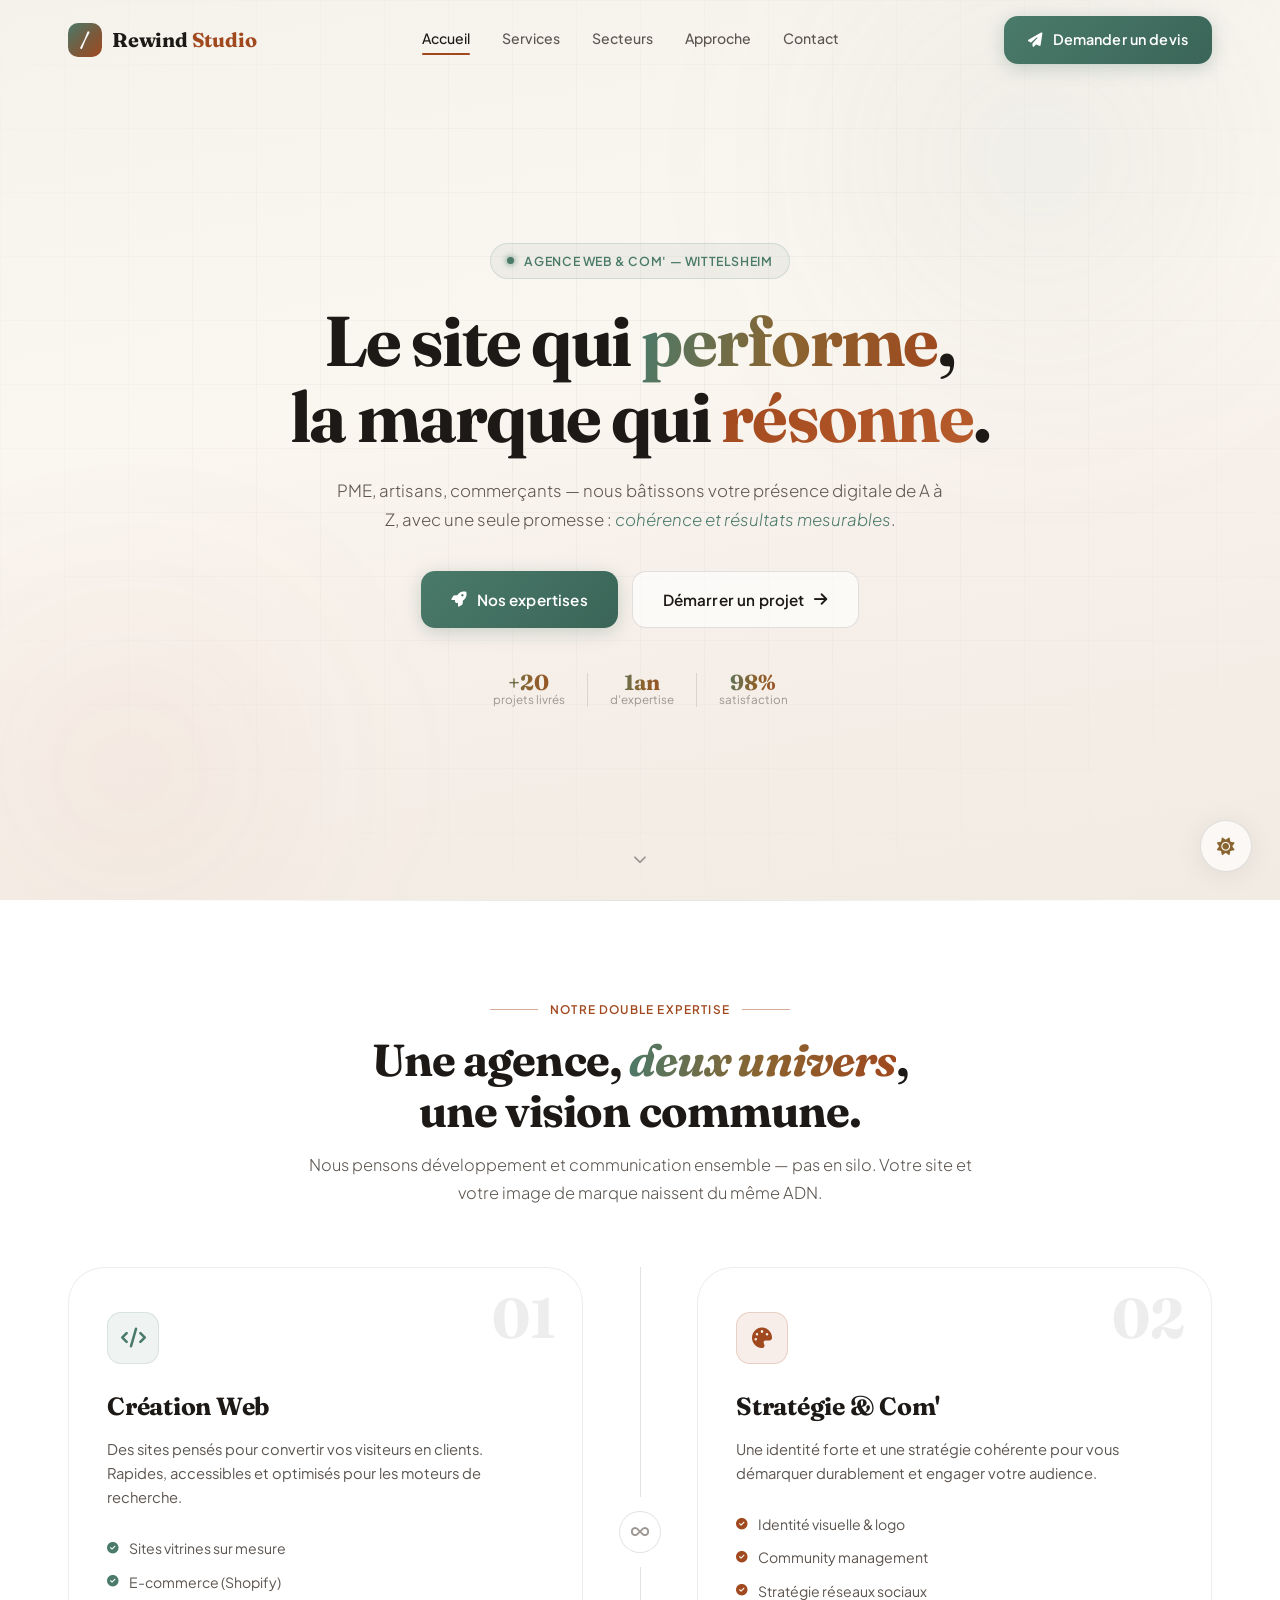
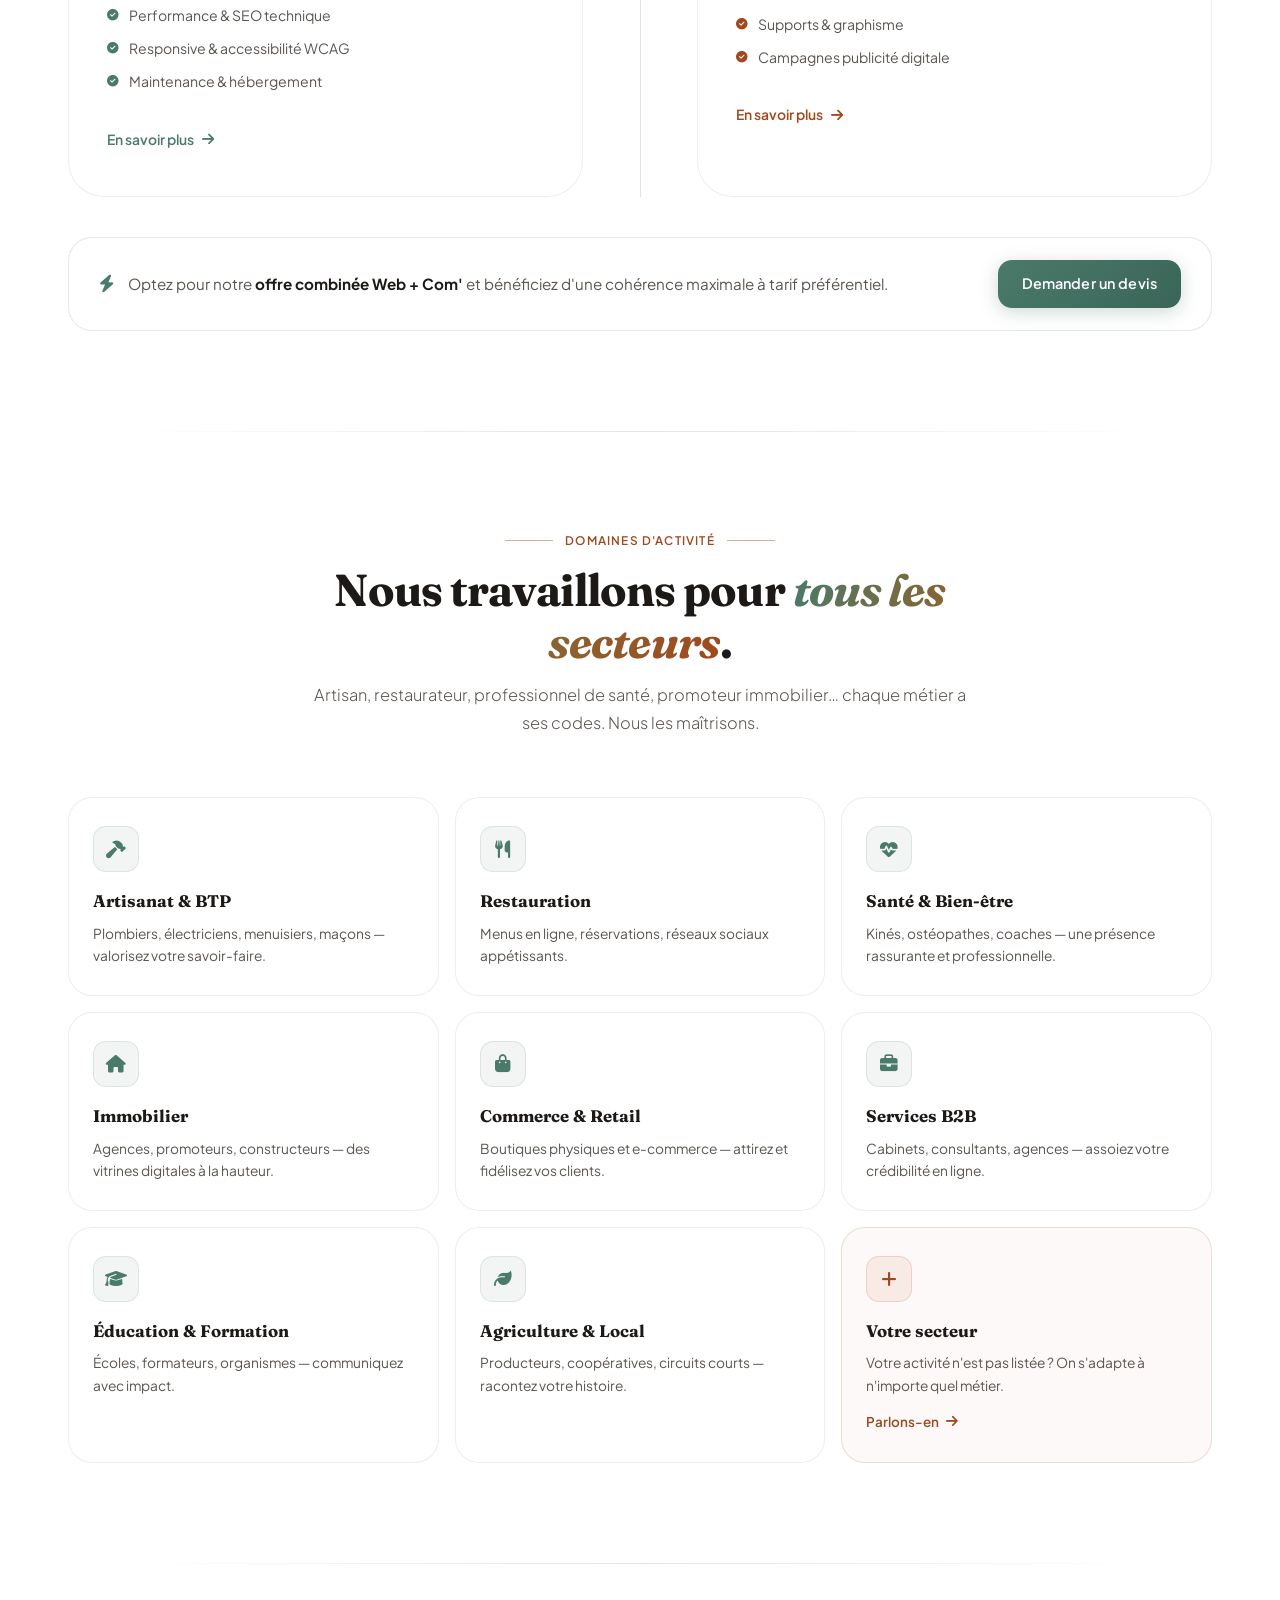
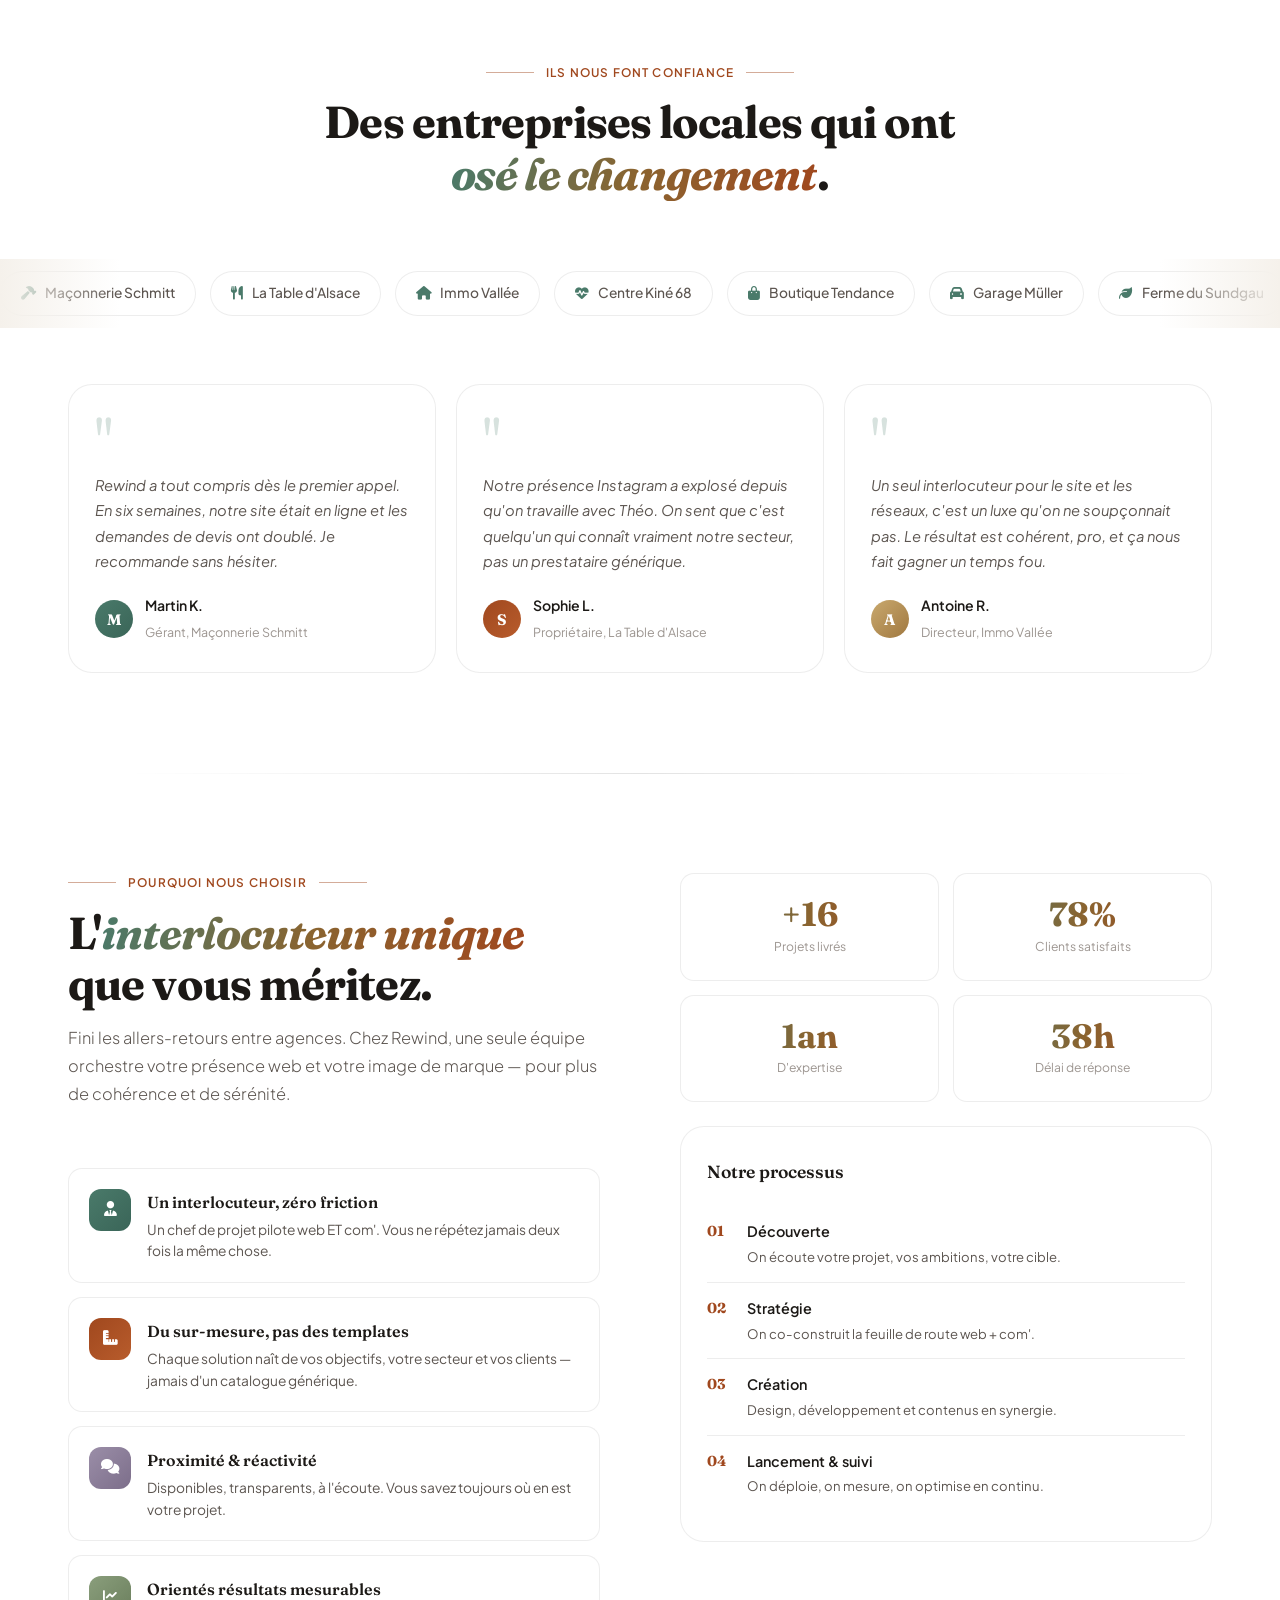
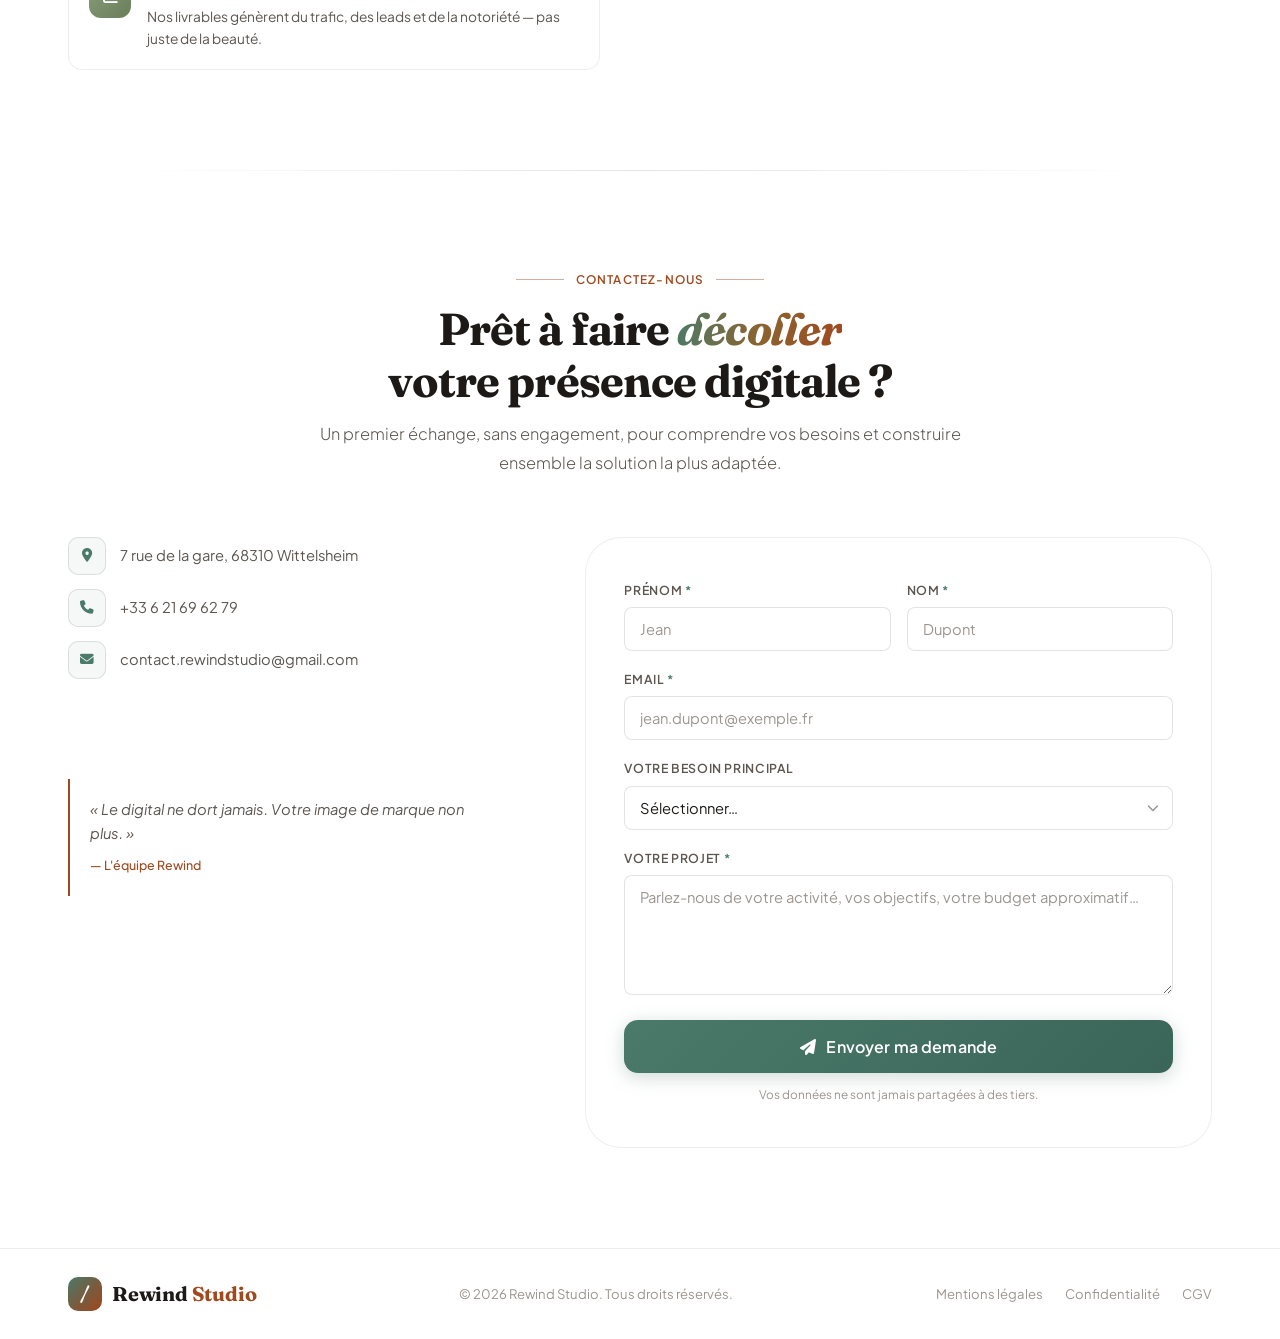
<file: index.html>
<!DOCTYPE html>
<html lang="fr" data-theme="dark">
<head>
  <meta charset="UTF-8" />
  <meta name="viewport" content="width=device-width, initial-scale=1.0" />
  <title>Rewind Studio — Web & Communication</title>

  <link rel="preconnect" href="https://fonts.googleapis.com" />
  <link rel="preconnect" href="https://fonts.gstatic.com" crossorigin />
  <link href="https://fonts.googleapis.com/css2?family=Fraunces:ital,opsz,wght@0,9..144,300;0,9..144,600;0,9..144,700;1,9..144,400&family=Plus+Jakarta+Sans:wght@300;400;500;600&display=swap" rel="stylesheet" />
  <link rel="stylesheet" href="https://cdnjs.cloudflare.com/ajax/libs/font-awesome/6.5.0/css/all.min.css" />
  <link rel="stylesheet" href="style.css" />
</head>

<body>

  <button class="theme-toggle" id="theme-toggle" aria-label="Changer de thème">
    <span class="theme-toggle__icon theme-toggle__icon--moon"><i class="fas fa-moon"></i></span>
    <span class="theme-toggle__icon theme-toggle__icon--sun"><i class="fas fa-sun"></i></span>
  </button>

  <!-- ── HEADER ── -->
  <header id="site-header">
    <div class="container header__inner">
      <a href="#accueil" class="logo">
        <div class="logo__mark"><span class="logo__slash">/</span></div>
        <span class="logo__name">Rewind <em>Studio</em></span>
      </a>
      <nav id="main-nav" aria-label="Navigation principale">
        <a href="#accueil"   class="nav__link" data-close>Accueil</a>
        <a href="#services"  class="nav__link" data-close>Services</a>
        <a href="#secteurs"  class="nav__link" data-close>Secteurs</a>
        <a href="#approche"  class="nav__link" data-close>Approche</a>
        <a href="#contact"   class="nav__link" data-close>Contact</a>
      </nav>
      <div class="header__actions">
        <a href="#contact" class="btn btn--primary">
          <i class="fas fa-paper-plane"></i>
          <span>Demander un devis</span>
        </a>
        <button class="nav-toggle" id="nav-toggle" aria-label="Ouvrir le menu" aria-expanded="false">
          <span class="nav-toggle__bar"></span>
          <span class="nav-toggle__bar"></span>
          <span class="nav-toggle__bar"></span>
        </button>
      </div>
    </div>
  </header>

  <main>

    <!-- ── HERO ── -->
    <section id="accueil" class="hero">
      <div class="hero__bg" aria-hidden="true">
        <div class="hero__orb hero__orb--1"></div>
        <div class="hero__orb hero__orb--2"></div>
        <div class="hero__grid"></div>
      </div>

      <div class="container hero__inner hero__inner--centered">
        <div class="hero__content hero__content--centered">

          <div class="hero__badge">
            <span class="hero__badge-dot"></span>
            Agence Web &amp; Com' — Wittelsheim
          </div>

          <h1 class="hero__title">
            Le site qui <em class="hero__title-em">performe</em>,<br />
            la marque qui <em class="hero__title-em hero__title-em--alt">résonne</em>.
          </h1>

          <p class="hero__subtitle">
            PME, artisans, commerçants — nous bâtissons votre présence digitale de A à Z, avec une seule promesse : <em>cohérence et résultats mesurables</em>.
          </p>

          <div class="hero__cta">
            <a href="#services" class="btn btn--primary btn--lg">
              <i class="fas fa-rocket"></i> Nos expertises
            </a>
            <a href="#contact" class="btn btn--ghost btn--lg">
              Démarrer un projet <i class="fas fa-arrow-right"></i>
            </a>
          </div>

          <div class="hero__trust">
            <div class="trust-item">
              <strong class="stat__value">+20</strong><span>projets livrés</span>
            </div>
            <div class="trust-sep" aria-hidden="true"></div>
            <div class="trust-item">
              <strong class="stat__value">1 an</strong><span>d'expertise</span>
            </div>
            <div class="trust-sep" aria-hidden="true"></div>
            <div class="trust-item">
              <strong class="stat__value">98%</strong><span>satisfaction</span>
            </div>
          </div>
        </div>
      </div>

      <a href="#services" class="scroll-hint" aria-label="Défiler vers les services">
        <i class="fas fa-chevron-down"></i>
      </a>
    </section>

    <!-- ── SERVICES ── -->
    <section id="services" class="services">
      <div class="container">

        <header class="section-header reveal">
          <p class="section-eyebrow">
            <span class="eyebrow-line"></span>
            Notre double expertise
            <span class="eyebrow-line"></span>
          </p>
          <h2 class="section-title">
            Une agence, <em>deux univers</em>,<br />une vision commune.
          </h2>
          <p class="section-desc">
            Nous pensons développement et communication ensemble — pas en silo. Votre site et votre image de marque naissent du même ADN.
          </p>
        </header>

        <div class="services__grid">

          <article class="service-card service-card--web reveal reveal-delay-1">
            <div class="service-card__accent" aria-hidden="true"></div>
            <div class="service-card__icon"><i class="fas fa-code"></i></div>
            <div class="service-card__number" aria-hidden="true">01</div>
            <h3 class="service-card__title">Création Web</h3>
            <p class="service-card__desc">
              Des sites pensés pour convertir vos visiteurs en clients. Rapides, accessibles et optimisés pour les moteurs de recherche.
            </p>
            <ul class="service-card__list">
              <li><i class="fas fa-check-circle"></i> Sites vitrines sur mesure</li>
              <li><i class="fas fa-check-circle"></i> E-commerce (Shopify)</li>
              <li><i class="fas fa-check-circle"></i> Performance &amp; SEO technique</li>
              <li><i class="fas fa-check-circle"></i> Responsive &amp; accessibilité WCAG</li>
              <li><i class="fas fa-check-circle"></i> Maintenance &amp; hébergement</li>
            </ul>
            <a href="#contact" class="service-card__cta">
              En savoir plus <i class="fas fa-arrow-right"></i>
            </a>
          </article>

          <div class="services__divider reveal" aria-hidden="true">
            <div class="services__divider-line"></div>
            <div class="services__divider-icon"><i class="fas fa-infinity"></i></div>
            <div class="services__divider-line"></div>
          </div>

          <article class="service-card service-card--com reveal reveal-delay-2">
            <div class="service-card__accent" aria-hidden="true"></div>
            <div class="service-card__icon"><i class="fas fa-palette"></i></div>
            <div class="service-card__number" aria-hidden="true">02</div>
            <h3 class="service-card__title">Stratégie &amp; Com'</h3>
            <p class="service-card__desc">
              Une identité forte et une stratégie cohérente pour vous démarquer durablement et engager votre audience.
            </p>
            <ul class="service-card__list">
              <li><i class="fas fa-check-circle"></i> Identité visuelle &amp; logo</li>
              <li><i class="fas fa-check-circle"></i> Community management</li>
              <li><i class="fas fa-check-circle"></i> Stratégie réseaux sociaux</li>
              <li><i class="fas fa-check-circle"></i> Supports &amp; graphisme</li>
              <li><i class="fas fa-check-circle"></i> Campagnes publicité digitale</li>
            </ul>
            <a href="#contact" class="service-card__cta">
              En savoir plus <i class="fas fa-arrow-right"></i>
            </a>
          </article>

        </div>

        <div class="services__combo reveal">
          <div class="services__combo-text">
            <i class="fas fa-bolt"></i>
            <span>Optez pour notre <strong>offre combinée Web + Com'</strong> et bénéficiez d'une cohérence maximale à tarif préférentiel.</span>
          </div>
          <a href="#contact" class="btn btn--primary">Demander un devis</a>
        </div>

      </div>
    </section>

    <!-- ── SECTEURS D'ACTIVITÉ ── -->
    <section id="secteurs" class="secteurs">
      <div class="container">

        <header class="section-header reveal">
          <p class="section-eyebrow">
            <span class="eyebrow-line"></span>
            Domaines d'activité
            <span class="eyebrow-line"></span>
          </p>
          <h2 class="section-title">
            Nous travaillons pour <em>tous les secteurs</em>.
          </h2>
          <p class="section-desc">
            Artisan, restaurateur, professionnel de santé, promoteur immobilier… chaque métier a ses codes. Nous les maîtrisons.
          </p>
        </header>

        <div class="secteurs__grid">

          <div class="secteur-card reveal reveal-delay-1">
            <div class="secteur-card__icon">
              <i class="fas fa-hammer"></i>
            </div>
            <h3 class="secteur-card__name">Artisanat &amp; BTP</h3>
            <p class="secteur-card__desc">Plombiers, électriciens, menuisiers, maçons — valorisez votre savoir-faire.</p>
          </div>

          <div class="secteur-card reveal reveal-delay-2">
            <div class="secteur-card__icon">
              <i class="fas fa-utensils"></i>
            </div>
            <h3 class="secteur-card__name">Restauration</h3>
            <p class="secteur-card__desc">Menus en ligne, réservations, réseaux sociaux appétissants.</p>
          </div>

          <div class="secteur-card reveal reveal-delay-3">
            <div class="secteur-card__icon">
              <i class="fas fa-heartbeat"></i>
            </div>
            <h3 class="secteur-card__name">Santé &amp; Bien-être</h3>
            <p class="secteur-card__desc">Kinés, ostéopathes, coaches — une présence rassurante et professionnelle.</p>
          </div>

          <div class="secteur-card reveal reveal-delay-1">
            <div class="secteur-card__icon">
              <i class="fas fa-home"></i>
            </div>
            <h3 class="secteur-card__name">Immobilier</h3>
            <p class="secteur-card__desc">Agences, promoteurs, constructeurs — des vitrines digitales à la hauteur.</p>
          </div>

          <div class="secteur-card reveal reveal-delay-2">
            <div class="secteur-card__icon">
              <i class="fas fa-shopping-bag"></i>
            </div>
            <h3 class="secteur-card__name">Commerce &amp; Retail</h3>
            <p class="secteur-card__desc">Boutiques physiques et e-commerce — attirez et fidélisez vos clients.</p>
          </div>

          <div class="secteur-card reveal reveal-delay-3">
            <div class="secteur-card__icon">
              <i class="fas fa-briefcase"></i>
            </div>
            <h3 class="secteur-card__name">Services B2B</h3>
            <p class="secteur-card__desc">Cabinets, consultants, agences — assoiez votre crédibilité en ligne.</p>
          </div>

          <div class="secteur-card reveal reveal-delay-1">
            <div class="secteur-card__icon">
              <i class="fas fa-graduation-cap"></i>
            </div>
            <h3 class="secteur-card__name">Éducation &amp; Formation</h3>
            <p class="secteur-card__desc">Écoles, formateurs, organismes — communiquez avec impact.</p>
          </div>

          <div class="secteur-card reveal reveal-delay-2">
            <div class="secteur-card__icon">
              <i class="fas fa-leaf"></i>
            </div>
            <h3 class="secteur-card__name">Agriculture &amp; Local</h3>
            <p class="secteur-card__desc">Producteurs, coopératives, circuits courts — racontez votre histoire.</p>
          </div>

          <div class="secteur-card secteur-card--cta reveal reveal-delay-3">
            <div class="secteur-card__icon secteur-card__icon--cta">
              <i class="fas fa-plus"></i>
            </div>
            <h3 class="secteur-card__name">Votre secteur</h3>
            <p class="secteur-card__desc">Votre activité n'est pas listée ? On s'adapte à n'importe quel métier.</p>
            <a href="#contact" class="secteur-card__link">Parlons-en <i class="fas fa-arrow-right"></i></a>
          </div>

        </div>
      </div>
    </section>

    <!-- ── ILS NOUS FONT CONFIANCE ── -->
    <section id="confiance" class="confiance">
      <div class="container">

        <header class="section-header reveal">
          <p class="section-eyebrow">
            <span class="eyebrow-line"></span>
            Ils nous font confiance
            <span class="eyebrow-line"></span>
          </p>
          <h2 class="section-title">
            Des entreprises locales qui ont <em>osé le changement</em>.
          </h2>
        </header>

      </div>

      <!-- Frise défilante — pleine largeur -->
      <div class="logos-track-wrapper" aria-label="Nos clients">
        <div class="logos-track">
          <div class="logos-track__inner">

            <!-- Lot 1 -->
            <div class="logo-pill">
              <i class="fas fa-hammer"></i>
              <span>Maçonnerie Schmitt</span>
            </div>
            <div class="logo-pill">
              <i class="fas fa-utensils"></i>
              <span>La Table d'Alsace</span>
            </div>
            <div class="logo-pill">
              <i class="fas fa-home"></i>
              <span>Immo Vallée</span>
            </div>
            <div class="logo-pill">
              <i class="fas fa-heartbeat"></i>
              <span>Centre Kiné 68</span>
            </div>
            <div class="logo-pill">
              <i class="fas fa-shopping-bag"></i>
              <span>Boutique Tendance</span>
            </div>
            <div class="logo-pill">
              <i class="fas fa-car"></i>
              <span>Garage Müller</span>
            </div>
            <div class="logo-pill">
              <i class="fas fa-leaf"></i>
              <span>Ferme du Sundgau</span>
            </div>
            <div class="logo-pill">
              <i class="fas fa-graduation-cap"></i>
              <span>École des Métiers</span>
            </div>
            <div class="logo-pill">
              <i class="fas fa-paint-brush"></i>
              <span>Déco &amp; Co</span>
            </div>
            <div class="logo-pill">
              <i class="fas fa-briefcase"></i>
              <span>Cabinet RH Pro</span>
            </div>

            <!-- Lot 2 — copie pour boucle infinie -->
            <div class="logo-pill" aria-hidden="true">
              <i class="fas fa-hammer"></i>
              <span>Maçonnerie Schmitt</span>
            </div>
            <div class="logo-pill" aria-hidden="true">
              <i class="fas fa-utensils"></i>
              <span>La Table d'Alsace</span>
            </div>
            <div class="logo-pill" aria-hidden="true">
              <i class="fas fa-home"></i>
              <span>Immo Vallée</span>
            </div>
            <div class="logo-pill" aria-hidden="true">
              <i class="fas fa-heartbeat"></i>
              <span>Centre Kiné 68</span>
            </div>
            <div class="logo-pill" aria-hidden="true">
              <i class="fas fa-shopping-bag"></i>
              <span>Boutique Tendance</span>
            </div>
            <div class="logo-pill" aria-hidden="true">
              <i class="fas fa-car"></i>
              <span>Garage Müller</span>
            </div>
            <div class="logo-pill" aria-hidden="true">
              <i class="fas fa-leaf"></i>
              <span>Ferme du Sundgau</span>
            </div>
            <div class="logo-pill" aria-hidden="true">
              <i class="fas fa-graduation-cap"></i>
              <span>École des Métiers</span>
            </div>
            <div class="logo-pill" aria-hidden="true">
              <i class="fas fa-paint-brush"></i>
              <span>Déco &amp; Co</span>
            </div>
            <div class="logo-pill" aria-hidden="true">
              <i class="fas fa-briefcase"></i>
              <span>Cabinet RH Pro</span>
            </div>
          </div>
        </div>
      </div>

      <!-- Témoignage client -->
      <div class="container">
        <div class="temoignages reveal">

          <blockquote class="temoignage">
            <div class="temoignage__quote">"</div>
            <p class="temoignage__text">Rewind a tout compris dès le premier appel. En six semaines, notre site était en ligne et les demandes de devis ont doublé. Je recommande sans hésiter.</p>
            <footer class="temoignage__footer">
              <div class="temoignage__avatar">M</div>
              <div>
                <strong>Martin K.</strong>
                <span>Gérant, Maçonnerie Schmitt</span>
              </div>
            </footer>
          </blockquote>

          <blockquote class="temoignage">
            <div class="temoignage__quote">"</div>
            <p class="temoignage__text">Notre présence Instagram a explosé depuis qu'on travaille avec Théo. On sent que c'est quelqu'un qui connaît vraiment notre secteur, pas un prestataire générique.</p>
            <footer class="temoignage__footer">
              <div class="temoignage__avatar temoignage__avatar--terra">S</div>
              <div>
                <strong>Sophie L.</strong>
                <span>Propriétaire, La Table d'Alsace</span>
              </div>
            </footer>
          </blockquote>

          <blockquote class="temoignage">
            <div class="temoignage__quote">"</div>
            <p class="temoignage__text">Un seul interlocuteur pour le site et les réseaux, c'est un luxe qu'on ne soupçonnait pas. Le résultat est cohérent, pro, et ça nous fait gagner un temps fou.</p>
            <footer class="temoignage__footer">
              <div class="temoignage__avatar temoignage__avatar--gold">A</div>
              <div>
                <strong>Antoine R.</strong>
                <span>Directeur, Immo Vallée</span>
              </div>
            </footer>
          </blockquote>

        </div>
      </div>
    </section>

    <!-- ── APPROCHE ── -->
    <section id="approche" class="approche">
      <div class="container">

        <div class="approche__inner">

          <div class="approche__left">
            <header class="section-header section-header--left reveal">
              <p class="section-eyebrow section-eyebrow--left">
                <span class="eyebrow-line"></span>
                Pourquoi nous choisir
                <span class="eyebrow-line"></span>
              </p>
              <h2 class="section-title">
                L'<em>interlocuteur unique</em><br />que vous méritez.
              </h2>
              <p class="section-desc">
                Fini les allers-retours entre agences. Chez Rewind, une seule équipe orchestre votre présence web et votre image de marque — pour plus de cohérence et de sérénité.
              </p>
            </header>

            <div class="avantages">
              <div class="avantage reveal reveal-delay-1">
                <div class="avantage__icon avantage__icon--1"><i class="fas fa-user-tie"></i></div>
                <div class="avantage__body">
                  <h4>Un interlocuteur, zéro friction</h4>
                  <p>Un chef de projet pilote web ET com'. Vous ne répétez jamais deux fois la même chose.</p>
                </div>
              </div>
              <div class="avantage reveal reveal-delay-2">
                <div class="avantage__icon avantage__icon--2"><i class="fas fa-ruler-combined"></i></div>
                <div class="avantage__body">
                  <h4>Du sur-mesure, pas des templates</h4>
                  <p>Chaque solution naît de vos objectifs, votre secteur et vos clients — jamais d'un catalogue générique.</p>
                </div>
              </div>
              <div class="avantage reveal reveal-delay-3">
                <div class="avantage__icon avantage__icon--3"><i class="fas fa-comments"></i></div>
                <div class="avantage__body">
                  <h4>Proximité &amp; réactivité</h4>
                  <p>Disponibles, transparents, à l'écoute. Vous savez toujours où en est votre projet.</p>
                </div>
              </div>
              <div class="avantage reveal reveal-delay-4">
                <div class="avantage__icon avantage__icon--4"><i class="fas fa-chart-line"></i></div>
                <div class="avantage__body">
                  <h4>Orientés résultats mesurables</h4>
                  <p>Nos livrables génèrent du trafic, des leads et de la notoriété — pas juste de la beauté.</p>
                </div>
              </div>
            </div>
          </div>

          <div class="approche__right reveal reveal-delay-1">

            <div class="stats-grid">
              <div class="stat">
                <span class="stat__value">+20</span>
                <span class="stat__label">Projets livrés</span>
              </div>
              <div class="stat">
                <span class="stat__value">98%</span>
                <span class="stat__label">Clients satisfaits</span>
              </div>
              <div class="stat">
                <span class="stat__value">1 an</span>
                <span class="stat__label">D'expertise</span>
              </div>
              <div class="stat">
                <span class="stat__value">48h</span>
                <span class="stat__label">Délai de réponse</span>
              </div>
            </div>

            <div class="process">
              <h3 class="process__title">Notre processus</h3>
              <ol class="process__steps">
                <li class="process__step">
                  <span class="process__num">01</span>
                  <div><strong>Découverte</strong><p>On écoute votre projet, vos ambitions, votre cible.</p></div>
                </li>
                <li class="process__step">
                  <span class="process__num">02</span>
                  <div><strong>Stratégie</strong><p>On co-construit la feuille de route web + com'.</p></div>
                </li>
                <li class="process__step">
                  <span class="process__num">03</span>
                  <div><strong>Création</strong><p>Design, développement et contenus en synergie.</p></div>
                </li>
                <li class="process__step">
                  <span class="process__num">04</span>
                  <div><strong>Lancement &amp; suivi</strong><p>On déploie, on mesure, on optimise en continu.</p></div>
                </li>
              </ol>
            </div>

          </div>
        </div>
      </div>
    </section>

    <!-- ── CONTACT ── -->
    <section id="contact" class="contact">
      <div class="container">

        <header class="section-header reveal">
          <p class="section-eyebrow">
            <span class="eyebrow-line"></span>
            Contactez-nous
            <span class="eyebrow-line"></span>
          </p>
          <h2 class="section-title">
            Prêt à faire <em>décoller</em><br />votre présence digitale ?
          </h2>
          <p class="section-desc">
            Un premier échange, sans engagement, pour comprendre vos besoins et construire ensemble la solution la plus adaptée.
          </p>
        </header>

        <div class="contact__wrapper">

          <aside class="contact__info reveal">
            <ul class="contact__details">
              <li>
                <span class="contact__icon"><i class="fas fa-map-marker-alt"></i></span>
                <span>7 rue de la gare, 68310 Wittelsheim</span>
              </li>
              <li>
                <span class="contact__icon"><i class="fas fa-phone"></i></span>
                <a href="tel:+33621696279">+33 6 21 69 62 79</a>
              </li>
              <li>
                <span class="contact__icon"><i class="fas fa-envelope"></i></span>
                <a href="mailto:contact.rewindstudio@gmail.com">contact.rewindstudio@gmail.com</a>
              </li>
            </ul>

            <div class="contact__social">
              <a href="#" class="social-btn" aria-label="LinkedIn"><i class="fab fa-linkedin-in"></i></a>
              <a href="#" class="social-btn" aria-label="Instagram"><i class="fab fa-instagram"></i></a>
              <a href="#" class="social-btn" aria-label="Behance"><i class="fab fa-behance"></i></a>
              <a href="#" class="social-btn" aria-label="GitHub"><i class="fab fa-github"></i></a>
            </div>

            <blockquote class="contact__quote">
              <p>« Le digital ne dort jamais. Votre image de marque non plus. »</p>
              <cite>— L'équipe Rewind</cite>
            </blockquote>
          </aside>

          <div class="contact__form-wrapper reveal reveal-delay-2">
            <form class="contact-form" id="contact-form" novalidate>

              <input type="hidden" name="access_key"  value="2fafe665-8fca-4912-8bc5-a7daaf5acbce" />
              <input type="hidden" name="subject"     value="Nouvelle demande de contact — Rewind" />
              <input type="hidden" name="from_name"   value="Site Rewind" />
              <input type="checkbox" name="botcheck"  style="display:none" tabindex="-1" autocomplete="off" />

              <div class="form__row">
                <div class="form__group">
                  <label for="prenom">Prénom <span aria-hidden="true">*</span></label>
                  <input type="text" id="prenom" name="prenom" placeholder="Jean" autocomplete="given-name" required />
                </div>
                <div class="form__group">
                  <label for="nom">Nom <span aria-hidden="true">*</span></label>
                  <input type="text" id="nom" name="nom" placeholder="Dupont" autocomplete="family-name" required />
                </div>
              </div>

              <div class="form__group">
                <label for="email">Email <span aria-hidden="true">*</span></label>
                <input type="email" id="email" name="email" placeholder="jean.dupont@exemple.fr" autocomplete="email" required />
              </div>

              <div class="form__group">
                <label for="besoin">Votre besoin principal</label>
                <div class="select-wrapper">
                  <select id="besoin" name="besoin">
                    <option value="" disabled selected>Sélectionner…</option>
                    <option>Site vitrine</option>
                    <option>E-commerce</option>
                    <option>Identité visuelle</option>
                    <option>Community management</option>
                    <option>Stratégie digitale complète</option>
                    <option>Autre</option>
                  </select>
                  <i class="fas fa-chevron-down select-arrow" aria-hidden="true"></i>
                </div>
              </div>

              <div class="form__group">
                <label for="message">Votre projet <span aria-hidden="true">*</span></label>
                <textarea id="message" name="message" placeholder="Parlez-nous de votre activité, vos objectifs, votre budget approximatif…" rows="5" required></textarea>
              </div>

              <button type="submit" class="btn btn--primary btn--block">
                <i class="fas fa-paper-plane"></i> Envoyer ma demande
              </button>

              <p class="form__legal">Vos données ne sont jamais partagées à des tiers.</p>

            </form>
          </div>

        </div>
      </div>
    </section>

  </main>

  <!-- ── FOOTER ── -->
  <footer class="footer">
    <div class="container footer__inner">
      <a href="#accueil" class="logo">
        <div class="logo__mark"><span class="logo__slash">/</span></div>
        <span class="logo__name">Rewind <em>Studio</em></span>
      </a>
      <p class="footer__copy">© 2026 Rewind Studio. Tous droits réservés.</p>
      <nav class="footer__links" aria-label="Liens légaux">
        <a href="mention.html">Mentions légales</a>
        <a href="confidentialite.html">Confidentialité</a>
        <a href="cgv.html">CGV</a>
      </nav>
    </div>
  </footer>

  <script src="script.js"></script>

</body>
</html>
</file>
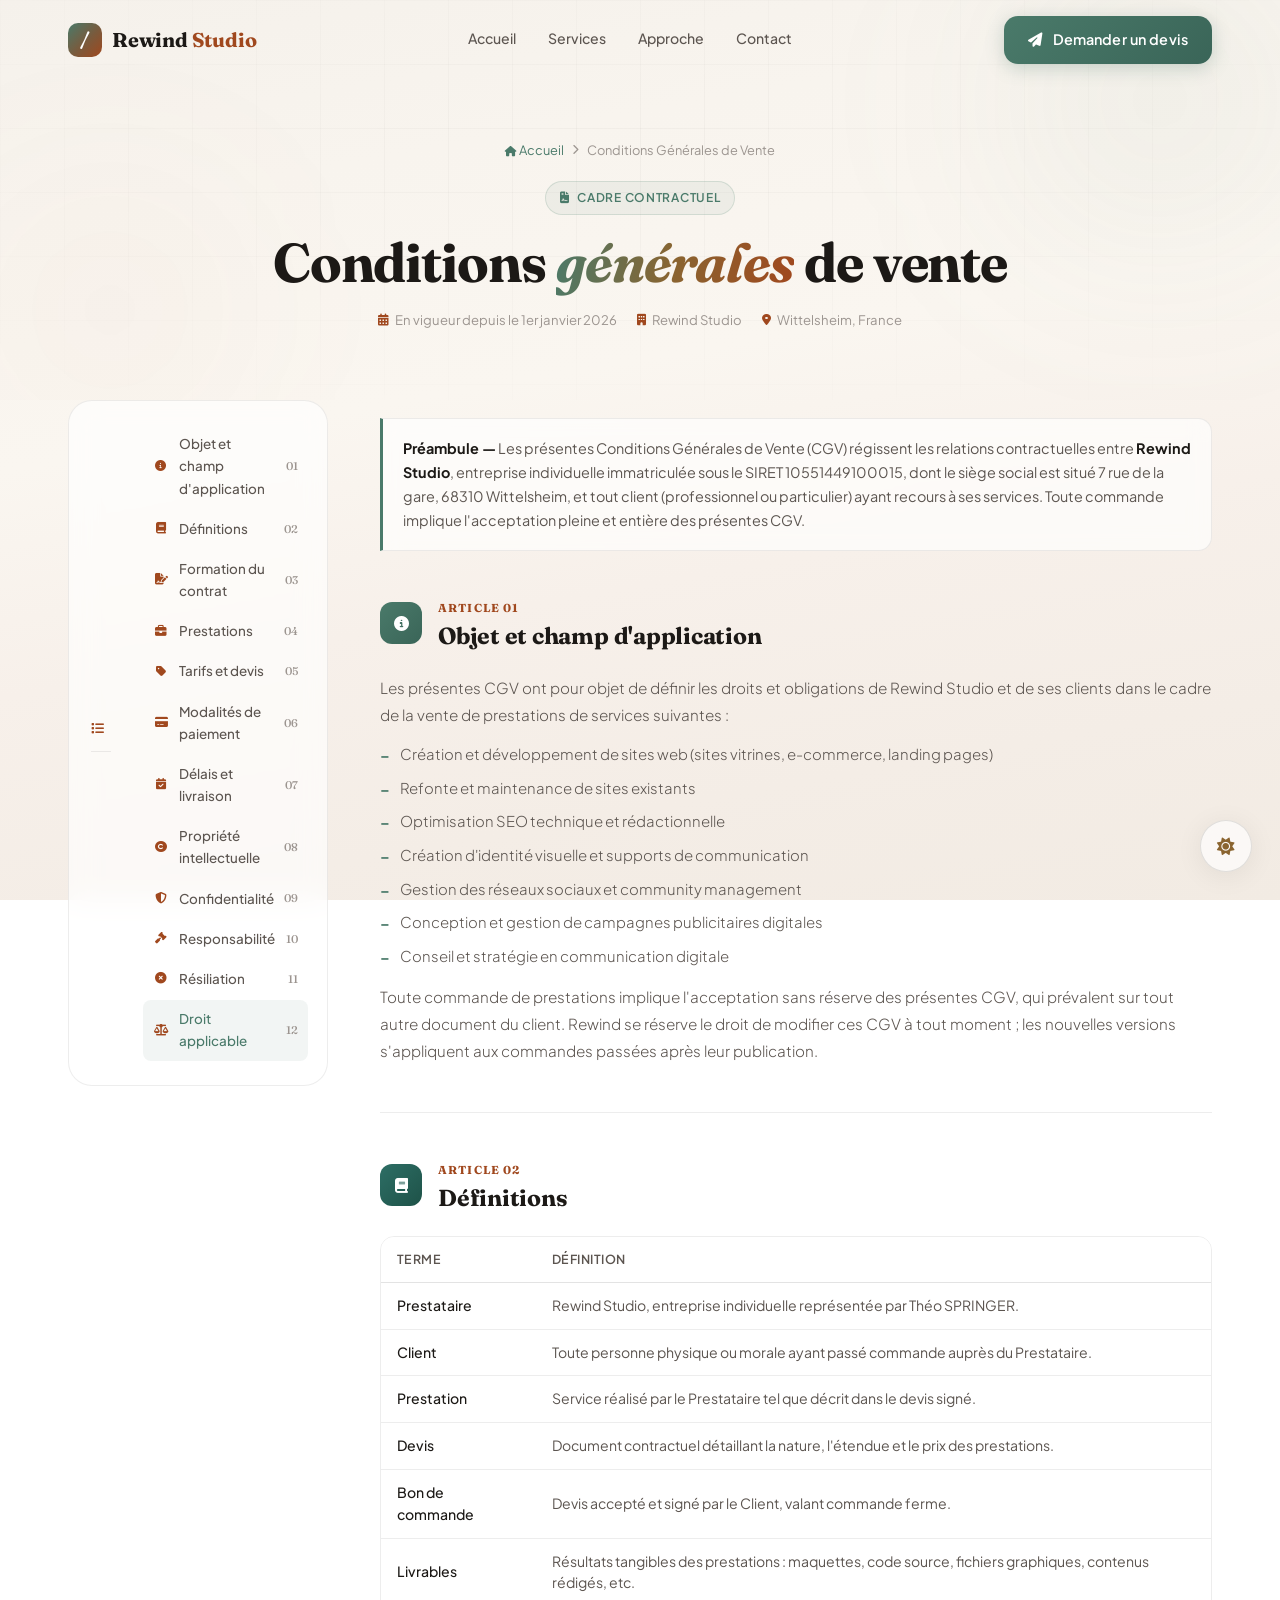
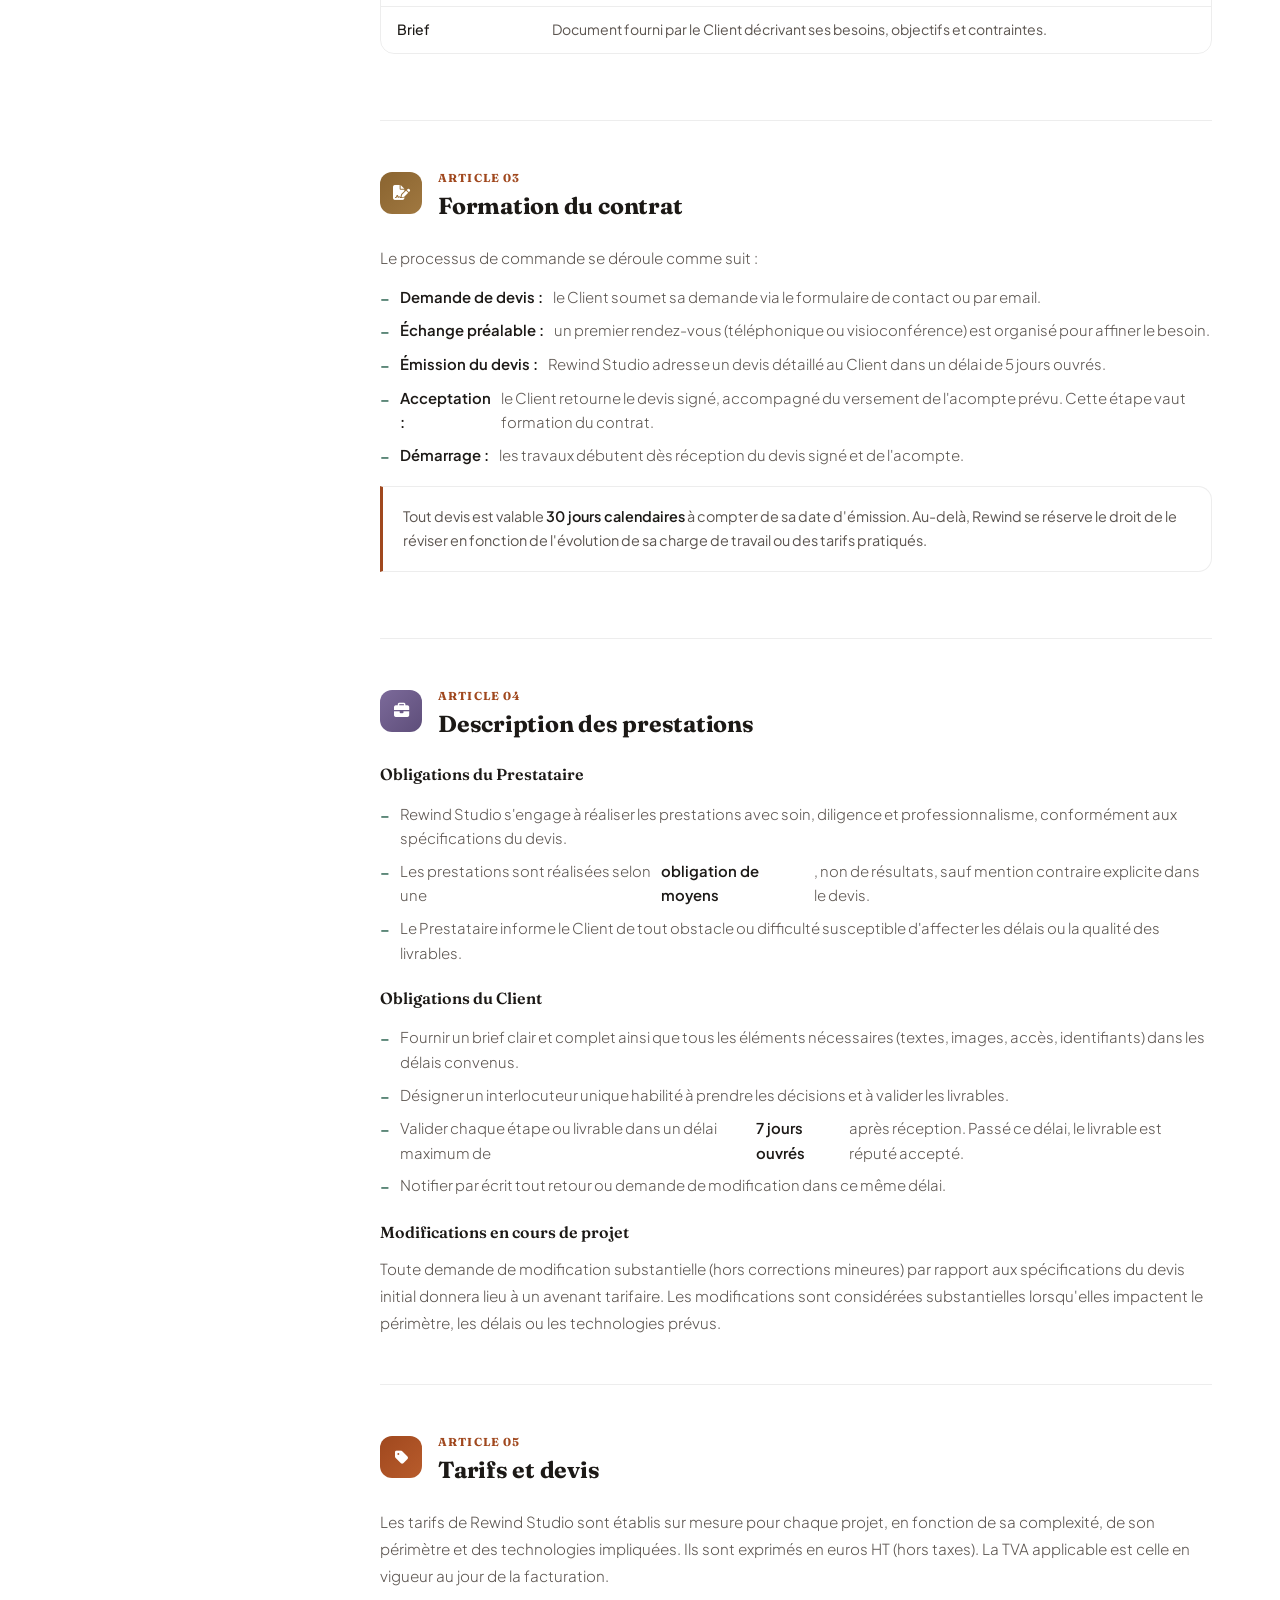
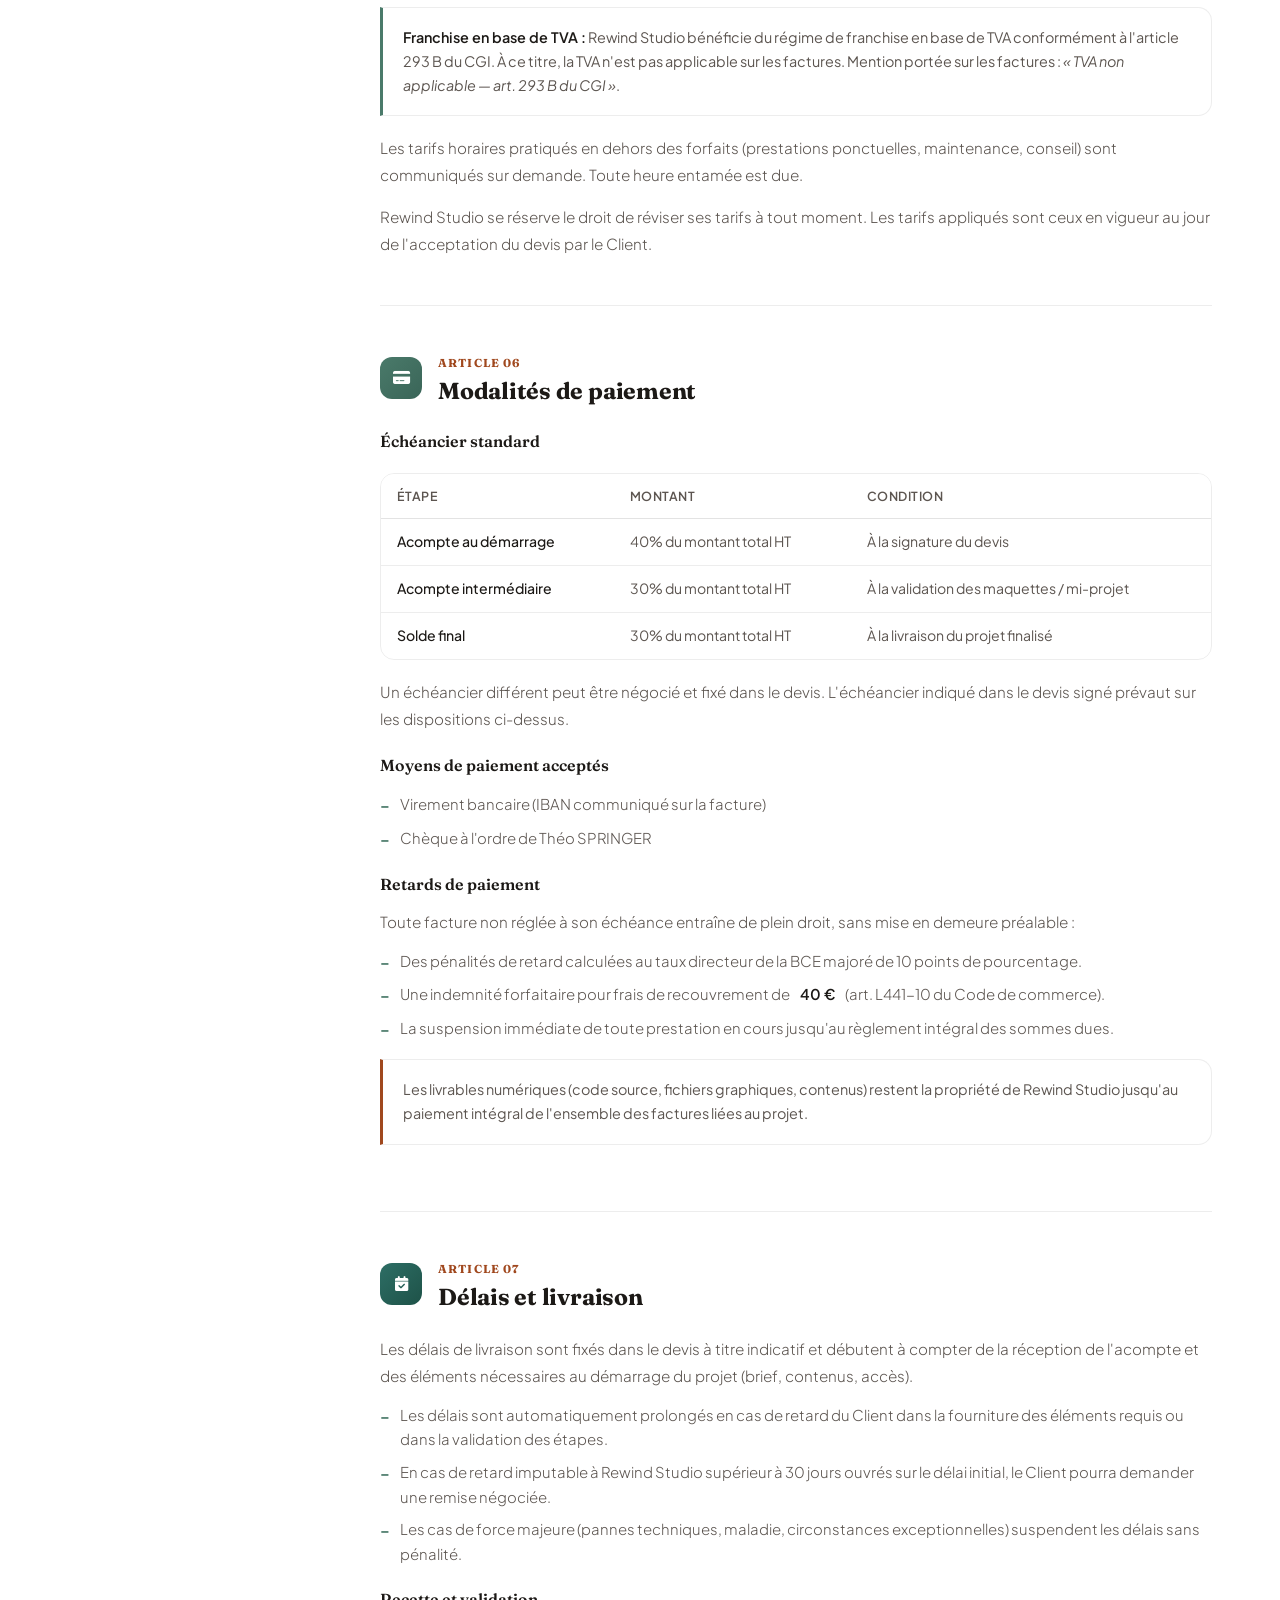
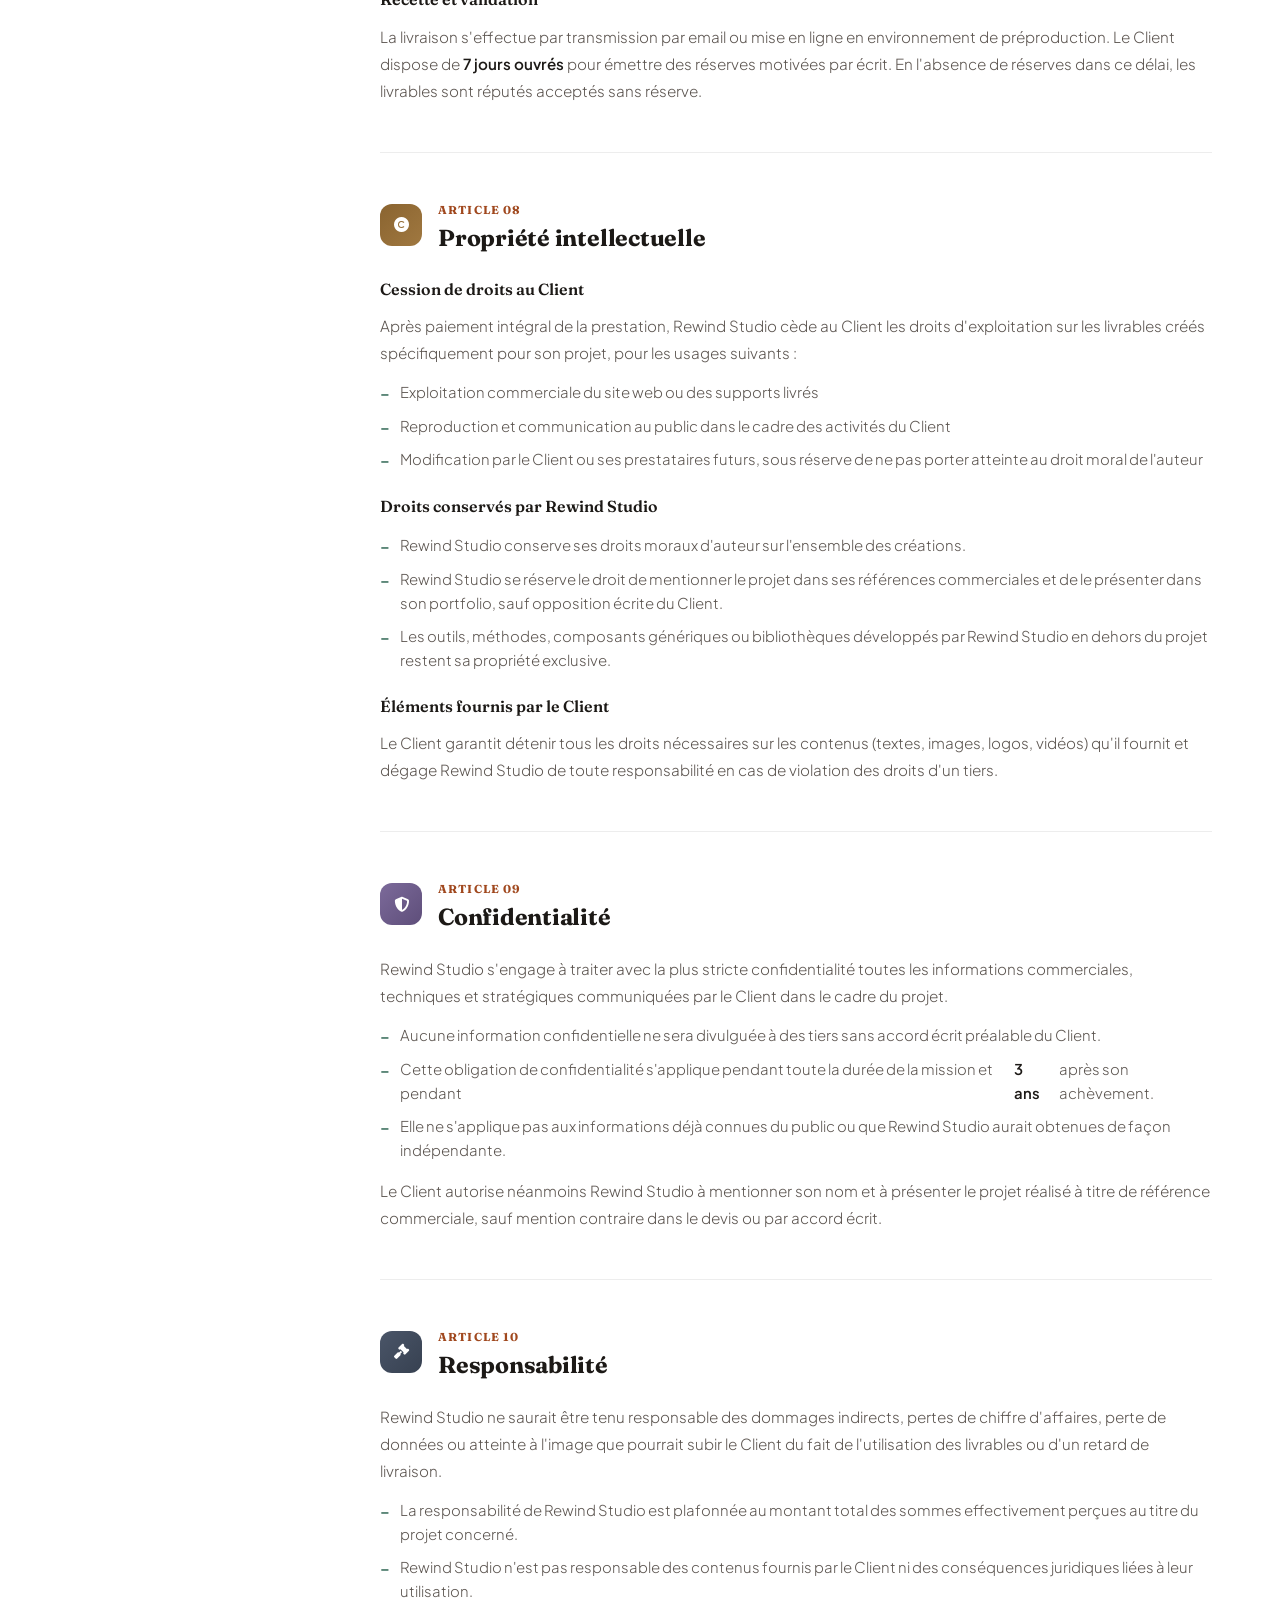
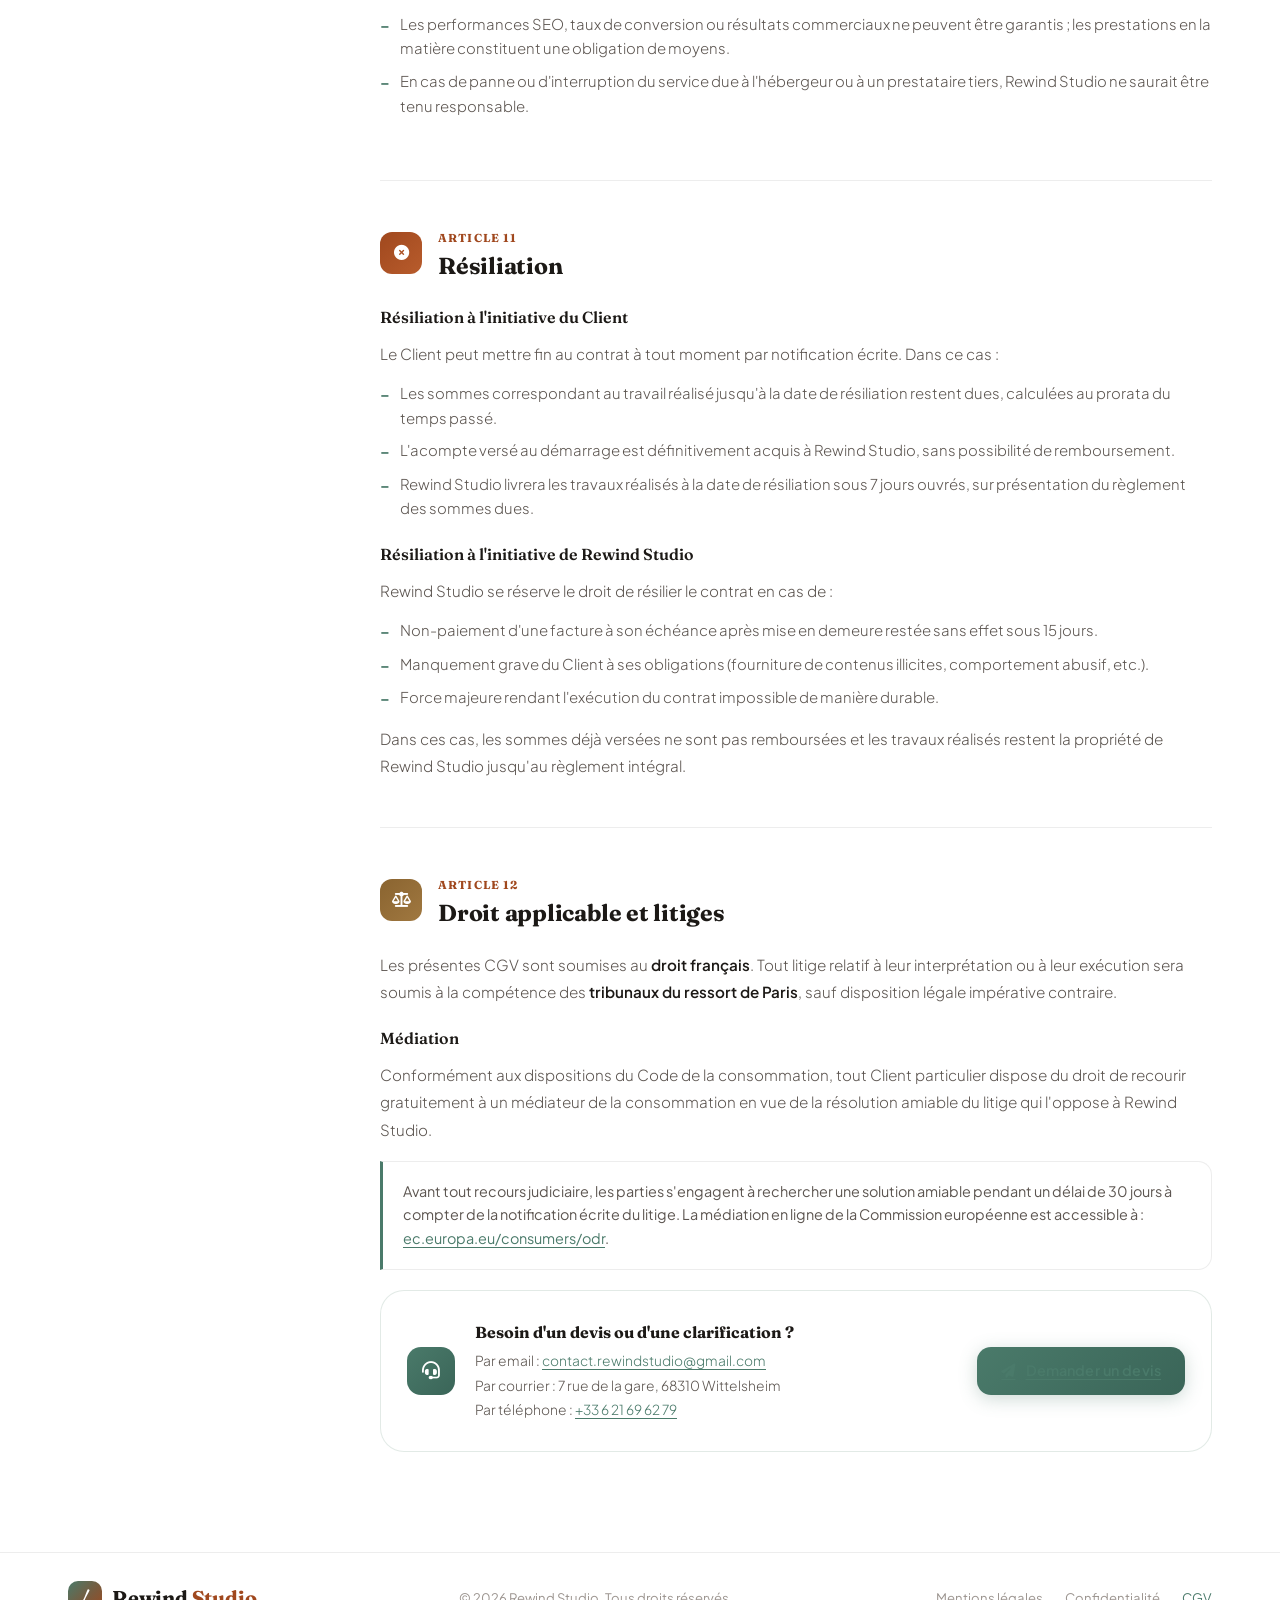
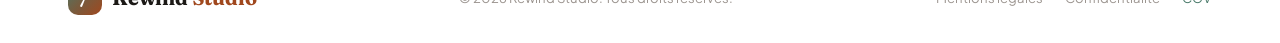
<file: cgv.html>
<!DOCTYPE html>
<html lang="fr" data-theme="dark">
<head>
  <meta charset="UTF-8" />
  <meta name="viewport" content="width=device-width, initial-scale=1.0" />
  <title>Conditions Générales de Vente — Rewind Studio</title>
  <meta name="description" content="Conditions générales de vente de l'agence Rewind Studio — modalités de commande, tarification, livraison, paiement et garanties." />
  <meta name="robots" content="noindex, follow" />

  <link rel="preconnect" href="https://fonts.googleapis.com" />
  <link rel="preconnect" href="https://fonts.gstatic.com" crossorigin />
  <link href="https://fonts.googleapis.com/css2?family=Fraunces:ital,opsz,wght@0,9..144,300;0,9..144,600;0,9..144,700;1,9..144,400&family=Plus+Jakarta+Sans:wght@300;400;500;600&display=swap" rel="stylesheet" />
  <link rel="stylesheet" href="https://cdnjs.cloudflare.com/ajax/libs/font-awesome/6.5.0/css/all.min.css" />
  <link rel="stylesheet" href="style.css" />
</head>

<body>

  <button class="theme-toggle" id="theme-toggle" aria-label="Changer de thème">
    <span class="theme-toggle__icon theme-toggle__icon--moon"><i class="fas fa-moon"></i></span>
    <span class="theme-toggle__icon theme-toggle__icon--sun"><i class="fas fa-sun"></i></span>
  </button>

  <header id="site-header">
    <div class="container header__inner">
      <a href="index.html" class="logo">
        <div class="logo__mark"><span class="logo__slash">/</span></div>
        <span class="logo__name">Rewind <em> Studio</em></span>
      </a>
      <nav id="main-nav" aria-label="Navigation principale">
        <a href="index.html#accueil"  class="nav__link">Accueil</a>
        <a href="index.html#services" class="nav__link">Services</a>
        <a href="index.html#approche" class="nav__link">Approche</a>
        <a href="index.html#contact"  class="nav__link">Contact</a>
      </nav>
      <div class="header__actions">
        <a href="index.html#contact" class="btn btn--primary">
          <i class="fas fa-paper-plane"></i>
          <span>Demander un devis</span>
        </a>
        <button class="nav-toggle" id="nav-toggle" aria-label="Ouvrir le menu" aria-expanded="false">
          <span class="nav-toggle__bar"></span>
          <span class="nav-toggle__bar"></span>
          <span class="nav-toggle__bar"></span>
        </button>
      </div>
    </div>
  </header>

  <main>

    <!-- HERO COMPACT -->
    <div class="ml-hero">
      <div class="ml-hero__bg" aria-hidden="true">
        <div class="ml-hero__orb ml-hero__orb--1"></div>
        <div class="ml-hero__orb ml-hero__orb--2"></div>
        <div class="ml-hero__grid"></div>
      </div>
      <div class="container ml-hero__inner">
        <div class="ml-hero__breadcrumb">
          <a href="index.html"><i class="fas fa-home"></i> Accueil</a>
          <i class="fas fa-chevron-right"></i>
          <span>Conditions Générales de Vente</span>
        </div>
        <div class="ml-hero__tag">
          <i class="fas fa-file-contract"></i>
          Cadre contractuel
        </div>
        <h1 class="ml-hero__title">
          Conditions <em>générales</em> de vente
        </h1>
        <div class="ml-hero__meta">
          <span><i class="fas fa-calendar-alt"></i> En vigueur depuis le 1er janvier 2026</span>
          <span><i class="fas fa-building"></i> Rewind Studio</span>
          <span><i class="fas fa-map-marker-alt"></i> Wittelsheim, France</span>
        </div>
      </div>
    </div>

    <!-- LAYOUT -->
    <div class="ml-layout">
      <div class="container ml-layout__inner">

        <!-- Sommaire latéral -->
        <aside class="ml-sidebar">
          <nav class="ml-nav" aria-label="Sommaire des CGV">
            <p class="ml-nav__title"><i class="fas fa-list" style="margin-right:6px;color:var(--brand-terra)"></i></p>
            <ol class="ml-nav__list">
              <li class="ml-nav__item"><a href="#objet"><i class="fas fa-info-circle"></i>Objet et champ d'application<span class="ml-nav__num">01</span></a></li>
              <li class="ml-nav__item"><a href="#definitions"><i class="fas fa-book"></i>Définitions<span class="ml-nav__num">02</span></a></li>
              <li class="ml-nav__item"><a href="#commande"><i class="fas fa-file-signature"></i>Formation du contrat<span class="ml-nav__num">03</span></a></li>
              <li class="ml-nav__item"><a href="#prestations"><i class="fas fa-briefcase"></i>Prestations<span class="ml-nav__num">04</span></a></li>
              <li class="ml-nav__item"><a href="#tarifs"><i class="fas fa-tag"></i>Tarifs et devis<span class="ml-nav__num">05</span></a></li>
              <li class="ml-nav__item"><a href="#paiement"><i class="fas fa-credit-card"></i>Modalités de paiement<span class="ml-nav__num">06</span></a></li>
              <li class="ml-nav__item"><a href="#delais"><i class="fas fa-calendar-check"></i>Délais et livraison<span class="ml-nav__num">07</span></a></li>
              <li class="ml-nav__item"><a href="#propriete-cgv"><i class="fas fa-copyright"></i>Propriété intellectuelle<span class="ml-nav__num">08</span></a></li>
              <li class="ml-nav__item"><a href="#confidentialite-cgv"><i class="fas fa-shield-halved"></i>Confidentialité<span class="ml-nav__num">09</span></a></li>
              <li class="ml-nav__item"><a href="#responsabilite-cgv"><i class="fas fa-gavel"></i>Responsabilité<span class="ml-nav__num">10</span></a></li>
              <li class="ml-nav__item"><a href="#resiliation"><i class="fas fa-times-circle"></i>Résiliation<span class="ml-nav__num">11</span></a></li>
              <li class="ml-nav__item"><a href="#droit-cgv"><i class="fas fa-balance-scale"></i>Droit applicable<span class="ml-nav__num">12</span></a></li>
            </ol>
          </nav>
        </aside>

        <!-- Contenu -->
        <div class="ml-content">

          <!-- Préambule -->
          <div class="ml-infobox" style="margin-bottom:48px;">
            <strong>Préambule —</strong> Les présentes Conditions Générales de Vente (CGV) régissent les relations contractuelles entre <strong>Rewind Studio</strong>, entreprise individuelle immatriculée sous le SIRET 10551449100015, dont le siège social est situé 7 rue de la gare, 68310 Wittelsheim, et tout client (professionnel ou particulier) ayant recours à ses services. Toute commande implique l'acceptation pleine et entière des présentes CGV.
          </div>

          <!-- 01 – Objet -->
          <article class="ml-section reveal" id="objet">
            <div class="ml-section__header">
              <div class="ml-section__icon icon--sage"><i class="fas fa-info-circle"></i></div>
              <div>
                <span class="ml-section__num">Article 01</span>
                <h2 class="ml-section__title">Objet et champ d'application</h2>
              </div>
            </div>
            <p>Les présentes CGV ont pour objet de définir les droits et obligations de Rewind Studio et de ses clients dans le cadre de la vente de prestations de services suivantes :</p>
            <ul class="ml-list">
              <li>Création et développement de sites web (sites vitrines, e-commerce, landing pages)</li>
              <li>Refonte et maintenance de sites existants</li>
              <li>Optimisation SEO technique et rédactionnelle</li>
              <li>Création d'identité visuelle et supports de communication</li>
              <li>Gestion des réseaux sociaux et community management</li>
              <li>Conception et gestion de campagnes publicitaires digitales</li>
              <li>Conseil et stratégie en communication digitale</li>
            </ul>
            <p>Toute commande de prestations implique l'acceptation sans réserve des présentes CGV, qui prévalent sur tout autre document du client. Rewind se réserve le droit de modifier ces CGV à tout moment ; les nouvelles versions s'appliquent aux commandes passées après leur publication.</p>
          </article>

          <!-- 02 – Définitions -->
          <article class="ml-section reveal" id="definitions">
            <div class="ml-section__header">
              <div class="ml-section__icon icon--teal"><i class="fas fa-book"></i></div>
              <div>
                <span class="ml-section__num">Article 02</span>
                <h2 class="ml-section__title">Définitions</h2>
              </div>
            </div>
            <div class="ml-table-wrapper">
              <table class="ml-table">
                <thead><tr><th>Terme</th><th>Définition</th></tr></thead>
                <tbody>
                  <tr><td>Prestataire</td><td>Rewind Studio, entreprise individuelle représentée par Théo SPRINGER.</td></tr>
                  <tr><td>Client</td><td>Toute personne physique ou morale ayant passé commande auprès du Prestataire.</td></tr>
                  <tr><td>Prestation</td><td>Service réalisé par le Prestataire tel que décrit dans le devis signé.</td></tr>
                  <tr><td>Devis</td><td>Document contractuel détaillant la nature, l'étendue et le prix des prestations.</td></tr>
                  <tr><td>Bon de commande</td><td>Devis accepté et signé par le Client, valant commande ferme.</td></tr>
                  <tr><td>Livrables</td><td>Résultats tangibles des prestations : maquettes, code source, fichiers graphiques, contenus rédigés, etc.</td></tr>
                  <tr><td>Brief</td><td>Document fourni par le Client décrivant ses besoins, objectifs et contraintes.</td></tr>
                </tbody>
              </table>
            </div>
          </article>

          <!-- 03 – Formation du contrat -->
          <article class="ml-section reveal" id="commande">
            <div class="ml-section__header">
              <div class="ml-section__icon icon--gold"><i class="fas fa-file-signature"></i></div>
              <div>
                <span class="ml-section__num">Article 03</span>
                <h2 class="ml-section__title">Formation du contrat</h2>
              </div>
            </div>
            <p>Le processus de commande se déroule comme suit :</p>
            <ol class="ml-list">
              <li><strong>Demande de devis :</strong> le Client soumet sa demande via le formulaire de contact ou par email.</li>
              <li><strong>Échange préalable :</strong> un premier rendez-vous (téléphonique ou visioconférence) est organisé pour affiner le besoin.</li>
              <li><strong>Émission du devis :</strong> Rewind Studio adresse un devis détaillé au Client dans un délai de 5 jours ouvrés.</li>
              <li><strong>Acceptation :</strong> le Client retourne le devis signé, accompagné du versement de l'acompte prévu. Cette étape vaut formation du contrat.</li>
              <li><strong>Démarrage :</strong> les travaux débutent dès réception du devis signé et de l'acompte.</li>
            </ol>
            <div class="ml-infobox--terra ml-infobox">
              Tout devis est valable <strong>30 jours calendaires</strong> à compter de sa date d'émission. Au-delà, Rewind se réserve le droit de le réviser en fonction de l'évolution de sa charge de travail ou des tarifs pratiqués.
            </div>
          </article>

          <!-- 04 – Prestations -->
          <article class="ml-section reveal" id="prestations">
            <div class="ml-section__header">
              <div class="ml-section__icon icon--violet"><i class="fas fa-briefcase"></i></div>
              <div>
                <span class="ml-section__num">Article 04</span>
                <h2 class="ml-section__title">Description des prestations</h2>
              </div>
            </div>

            <h3 style="font-family:var(--font-display);font-size:1rem;font-weight:600;color:var(--text-primary);margin:20px 0 10px;transition:color var(--t-slow);">Obligations du Prestataire</h3>
            <ul class="ml-list">
              <li>Rewind Studio s'engage à réaliser les prestations avec soin, diligence et professionnalisme, conformément aux spécifications du devis.</li>
              <li>Les prestations sont réalisées selon une <strong>obligation de moyens</strong>, non de résultats, sauf mention contraire explicite dans le devis.</li>
              <li>Le Prestataire informe le Client de tout obstacle ou difficulté susceptible d'affecter les délais ou la qualité des livrables.</li>
            </ul>

            <h3 style="font-family:var(--font-display);font-size:1rem;font-weight:600;color:var(--text-primary);margin:20px 0 10px;transition:color var(--t-slow);">Obligations du Client</h3>
            <ul class="ml-list">
              <li>Fournir un brief clair et complet ainsi que tous les éléments nécessaires (textes, images, accès, identifiants) dans les délais convenus.</li>
              <li>Désigner un interlocuteur unique habilité à prendre les décisions et à valider les livrables.</li>
              <li>Valider chaque étape ou livrable dans un délai maximum de <strong>7 jours ouvrés</strong> après réception. Passé ce délai, le livrable est réputé accepté.</li>
              <li>Notifier par écrit tout retour ou demande de modification dans ce même délai.</li>
            </ul>

            <h3 style="font-family:var(--font-display);font-size:1rem;font-weight:600;color:var(--text-primary);margin:20px 0 10px;transition:color var(--t-slow);">Modifications en cours de projet</h3>
            <p>Toute demande de modification substantielle (hors corrections mineures) par rapport aux spécifications du devis initial donnera lieu à un avenant tarifaire. Les modifications sont considérées substantielles lorsqu'elles impactent le périmètre, les délais ou les technologies prévus.</p>
          </article>

          <!-- 05 – Tarifs -->
          <article class="ml-section reveal" id="tarifs">
            <div class="ml-section__header">
              <div class="ml-section__icon icon--terra"><i class="fas fa-tag"></i></div>
              <div>
                <span class="ml-section__num">Article 05</span>
                <h2 class="ml-section__title">Tarifs et devis</h2>
              </div>
            </div>
            <p>Les tarifs de Rewind Studio sont établis sur mesure pour chaque projet, en fonction de sa complexité, de son périmètre et des technologies impliquées. Ils sont exprimés en euros HT (hors taxes). La TVA applicable est celle en vigueur au jour de la facturation.</p>

            <div class="ml-infobox">
              <strong>Franchise en base de TVA :</strong> Rewind Studio bénéficie du régime de franchise en base de TVA conformément à l'article 293 B du CGI. À ce titre, la TVA n'est pas applicable sur les factures. Mention portée sur les factures : <em>« TVA non applicable — art. 293 B du CGI »</em>.
            </div>

            <p>Les tarifs horaires pratiqués en dehors des forfaits (prestations ponctuelles, maintenance, conseil) sont communiqués sur demande. Toute heure entamée est due.</p>
            <p>Rewind Studio se réserve le droit de réviser ses tarifs à tout moment. Les tarifs appliqués sont ceux en vigueur au jour de l'acceptation du devis par le Client.</p>
          </article>

          <!-- 06 – Paiement -->
          <article class="ml-section reveal" id="paiement">
            <div class="ml-section__header">
              <div class="ml-section__icon icon--sage"><i class="fas fa-credit-card"></i></div>
              <div>
                <span class="ml-section__num">Article 06</span>
                <h2 class="ml-section__title">Modalités de paiement</h2>
              </div>
            </div>

            <h3 style="font-family:var(--font-display);font-size:1rem;font-weight:600;color:var(--text-primary);margin:20px 0 10px;transition:color var(--t-slow);">Échéancier standard</h3>
            <div class="ml-table-wrapper">
              <table class="ml-table">
                <thead><tr><th>Étape</th><th>Montant</th><th>Condition</th></tr></thead>
                <tbody>
                  <tr><td>Acompte au démarrage</td><td>40% du montant total HT</td><td>À la signature du devis</td></tr>
                  <tr><td>Acompte intermédiaire</td><td>30% du montant total HT</td><td>À la validation des maquettes / mi-projet</td></tr>
                  <tr><td>Solde final</td><td>30% du montant total HT</td><td>À la livraison du projet finalisé</td></tr>
                </tbody>
              </table>
            </div>

            <p>Un échéancier différent peut être négocié et fixé dans le devis. L'échéancier indiqué dans le devis signé prévaut sur les dispositions ci-dessus.</p>

            <h3 style="font-family:var(--font-display);font-size:1rem;font-weight:600;color:var(--text-primary);margin:20px 0 10px;transition:color var(--t-slow);">Moyens de paiement acceptés</h3>
            <ul class="ml-list">
              <li>Virement bancaire (IBAN communiqué sur la facture)</li>
              <li>Chèque à l'ordre de Théo SPRINGER</li>
            </ul>

            <h3 style="font-family:var(--font-display);font-size:1rem;font-weight:600;color:var(--text-primary);margin:20px 0 10px;transition:color var(--t-slow);">Retards de paiement</h3>
            <p>Toute facture non réglée à son échéance entraîne de plein droit, sans mise en demeure préalable :</p>
            <ul class="ml-list">
              <li>Des pénalités de retard calculées au taux directeur de la BCE majoré de 10 points de pourcentage.</li>
              <li>Une indemnité forfaitaire pour frais de recouvrement de <strong>40 €</strong> (art. L441-10 du Code de commerce).</li>
              <li>La suspension immédiate de toute prestation en cours jusqu'au règlement intégral des sommes dues.</li>
            </ul>

            <div class="ml-infobox--terra ml-infobox">
              Les livrables numériques (code source, fichiers graphiques, contenus) restent la propriété de Rewind Studio jusqu'au paiement intégral de l'ensemble des factures liées au projet.
            </div>
          </article>

          <!-- 07 – Délais -->
          <article class="ml-section reveal" id="delais">
            <div class="ml-section__header">
              <div class="ml-section__icon icon--teal"><i class="fas fa-calendar-check"></i></div>
              <div>
                <span class="ml-section__num">Article 07</span>
                <h2 class="ml-section__title">Délais et livraison</h2>
              </div>
            </div>
            <p>Les délais de livraison sont fixés dans le devis à titre indicatif et débutent à compter de la réception de l'acompte et des éléments nécessaires au démarrage du projet (brief, contenus, accès).</p>

            <ul class="ml-list">
              <li>Les délais sont automatiquement prolongés en cas de retard du Client dans la fourniture des éléments requis ou dans la validation des étapes.</li>
              <li>En cas de retard imputable à Rewind Studio supérieur à 30 jours ouvrés sur le délai initial, le Client pourra demander une remise négociée.</li>
              <li>Les cas de force majeure (pannes techniques, maladie, circonstances exceptionnelles) suspendent les délais sans pénalité.</li>
            </ul>

            <h3 style="font-family:var(--font-display);font-size:1rem;font-weight:600;color:var(--text-primary);margin:20px 0 10px;transition:color var(--t-slow);">Recette et validation</h3>
            <p>La livraison s'effectue par transmission par email ou mise en ligne en environnement de préproduction. Le Client dispose de <strong>7 jours ouvrés</strong> pour émettre des réserves motivées par écrit. En l'absence de réserves dans ce délai, les livrables sont réputés acceptés sans réserve.</p>
          </article>

          <!-- 08 – Propriété intellectuelle -->
          <article class="ml-section reveal" id="propriete-cgv">
            <div class="ml-section__header">
              <div class="ml-section__icon icon--gold"><i class="fas fa-copyright"></i></div>
              <div>
                <span class="ml-section__num">Article 08</span>
                <h2 class="ml-section__title">Propriété intellectuelle</h2>
              </div>
            </div>

            <h3 style="font-family:var(--font-display);font-size:1rem;font-weight:600;color:var(--text-primary);margin:20px 0 10px;transition:color var(--t-slow);">Cession de droits au Client</h3>
            <p>Après paiement intégral de la prestation, Rewind Studio cède au Client les droits d'exploitation sur les livrables créés spécifiquement pour son projet, pour les usages suivants :</p>
            <ul class="ml-list">
              <li>Exploitation commerciale du site web ou des supports livrés</li>
              <li>Reproduction et communication au public dans le cadre des activités du Client</li>
              <li>Modification par le Client ou ses prestataires futurs, sous réserve de ne pas porter atteinte au droit moral de l'auteur</li>
            </ul>

            <h3 style="font-family:var(--font-display);font-size:1rem;font-weight:600;color:var(--text-primary);margin:20px 0 10px;transition:color var(--t-slow);">Droits conservés par Rewind Studio</h3>
            <ul class="ml-list">
              <li>Rewind Studio conserve ses droits moraux d'auteur sur l'ensemble des créations.</li>
              <li>Rewind Studio se réserve le droit de mentionner le projet dans ses références commerciales et de le présenter dans son portfolio, sauf opposition écrite du Client.</li>
              <li>Les outils, méthodes, composants génériques ou bibliothèques développés par Rewind Studio en dehors du projet restent sa propriété exclusive.</li>
            </ul>

            <h3 style="font-family:var(--font-display);font-size:1rem;font-weight:600;color:var(--text-primary);margin:20px 0 10px;transition:color var(--t-slow);">Éléments fournis par le Client</h3>
            <p>Le Client garantit détenir tous les droits nécessaires sur les contenus (textes, images, logos, vidéos) qu'il fournit et dégage Rewind Studio de toute responsabilité en cas de violation des droits d'un tiers.</p>
          </article>

          <!-- 09 – Confidentialité -->
          <article class="ml-section reveal" id="confidentialite-cgv">
            <div class="ml-section__header">
              <div class="ml-section__icon icon--violet"><i class="fas fa-shield-halved"></i></div>
              <div>
                <span class="ml-section__num">Article 09</span>
                <h2 class="ml-section__title">Confidentialité</h2>
              </div>
            </div>
            <p>Rewind Studio s'engage à traiter avec la plus stricte confidentialité toutes les informations commerciales, techniques et stratégiques communiquées par le Client dans le cadre du projet.</p>
            <ul class="ml-list">
              <li>Aucune information confidentielle ne sera divulguée à des tiers sans accord écrit préalable du Client.</li>
              <li>Cette obligation de confidentialité s'applique pendant toute la durée de la mission et pendant <strong>3 ans</strong> après son achèvement.</li>
              <li>Elle ne s'applique pas aux informations déjà connues du public ou que Rewind Studio aurait obtenues de façon indépendante.</li>
            </ul>
            <p>Le Client autorise néanmoins Rewind Studio à mentionner son nom et à présenter le projet réalisé à titre de référence commerciale, sauf mention contraire dans le devis ou par accord écrit.</p>
          </article>

          <!-- 10 – Responsabilité -->
          <article class="ml-section reveal" id="responsabilite-cgv">
            <div class="ml-section__header">
              <div class="ml-section__icon icon--slate"><i class="fas fa-gavel"></i></div>
              <div>
                <span class="ml-section__num">Article 10</span>
                <h2 class="ml-section__title">Responsabilité</h2>
              </div>
            </div>
            <p>Rewind Studio ne saurait être tenu responsable des dommages indirects, pertes de chiffre d'affaires, perte de données ou atteinte à l'image que pourrait subir le Client du fait de l'utilisation des livrables ou d'un retard de livraison.</p>

            <ul class="ml-list">
              <li>La responsabilité de Rewind Studio est plafonnée au montant total des sommes effectivement perçues au titre du projet concerné.</li>
              <li>Rewind Studio n'est pas responsable des contenus fournis par le Client ni des conséquences juridiques liées à leur utilisation.</li>
              <li>Les performances SEO, taux de conversion ou résultats commerciaux ne peuvent être garantis ; les prestations en la matière constituent une obligation de moyens.</li>
              <li>En cas de panne ou d'interruption du service due à l'hébergeur ou à un prestataire tiers, Rewind Studio ne saurait être tenu responsable.</li>
            </ul>
          </article>

          <!-- 11 – Résiliation -->
          <article class="ml-section reveal" id="resiliation">
            <div class="ml-section__header">
              <div class="ml-section__icon icon--terra"><i class="fas fa-times-circle"></i></div>
              <div>
                <span class="ml-section__num">Article 11</span>
                <h2 class="ml-section__title">Résiliation</h2>
              </div>
            </div>

            <h3 style="font-family:var(--font-display);font-size:1rem;font-weight:600;color:var(--text-primary);margin:0 0 10px;transition:color var(--t-slow);">Résiliation à l'initiative du Client</h3>
            <p>Le Client peut mettre fin au contrat à tout moment par notification écrite. Dans ce cas :</p>
            <ul class="ml-list">
              <li>Les sommes correspondant au travail réalisé jusqu'à la date de résiliation restent dues, calculées au prorata du temps passé.</li>
              <li>L'acompte versé au démarrage est définitivement acquis à Rewind Studio, sans possibilité de remboursement.</li>
              <li>Rewind Studio livrera les travaux réalisés à la date de résiliation sous 7 jours ouvrés, sur présentation du règlement des sommes dues.</li>
            </ul>

            <h3 style="font-family:var(--font-display);font-size:1rem;font-weight:600;color:var(--text-primary);margin:20px 0 10px;transition:color var(--t-slow);">Résiliation à l'initiative de Rewind Studio</h3>
            <p>Rewind Studio se réserve le droit de résilier le contrat en cas de :</p>
            <ul class="ml-list">
              <li>Non-paiement d'une facture à son échéance après mise en demeure restée sans effet sous 15 jours.</li>
              <li>Manquement grave du Client à ses obligations (fourniture de contenus illicites, comportement abusif, etc.).</li>
              <li>Force majeure rendant l'exécution du contrat impossible de manière durable.</li>
            </ul>
            <p>Dans ces cas, les sommes déjà versées ne sont pas remboursées et les travaux réalisés restent la propriété de Rewind Studio jusqu'au règlement intégral.</p>
          </article>

          <!-- 12 – Droit applicable -->
          <article class="ml-section reveal" id="droit-cgv">
            <div class="ml-section__header">
              <div class="ml-section__icon icon--gold"><i class="fas fa-balance-scale"></i></div>
              <div>
                <span class="ml-section__num">Article 12</span>
                <h2 class="ml-section__title">Droit applicable et litiges</h2>
              </div>
            </div>
            <p>Les présentes CGV sont soumises au <strong>droit français</strong>. Tout litige relatif à leur interprétation ou à leur exécution sera soumis à la compétence des <strong>tribunaux du ressort de Paris</strong>, sauf disposition légale impérative contraire.</p>

            <h3 style="font-family:var(--font-display);font-size:1rem;font-weight:600;color:var(--text-primary);margin:20px 0 10px;transition:color var(--t-slow);">Médiation</h3>
            <p>Conformément aux dispositions du Code de la consommation, tout Client particulier dispose du droit de recourir gratuitement à un médiateur de la consommation en vue de la résolution amiable du litige qui l'oppose à Rewind Studio.</p>

            <div class="ml-infobox">
              Avant tout recours judiciaire, les parties s'engagent à rechercher une solution amiable pendant un délai de 30 jours à compter de la notification écrite du litige. La médiation en ligne de la Commission européenne est accessible à : <a href="https://ec.europa.eu/consumers/odr" target="_blank" rel="noopener noreferrer">ec.europa.eu/consumers/odr</a>.
            </div>

            <div class="ml-contact-card">
              <div class="ml-contact-card__icon"><i class="fas fa-headset"></i></div>
              <div class="ml-contact-card__body">
                <h4>Besoin d'un devis ou d'une clarification ?</h4>
                <p>
                  Par email : <a href="mailto:contact.rewindstudio@gmail.com">contact.rewindstudio@gmail.com</a><br />
                  Par courrier : 7 rue de la gare, 68310 Wittelsheim<br />
                  Par téléphone : <a href="tel:+33621696279">+33 6 21 69 62 79</a>
                </p>
              </div>
              <a href="index.html#contact" class="btn btn--primary">
                <i class="fas fa-paper-plane"></i> Demander un devis
              </a>
            </div>
          </article>

        </div><!-- /.ml-content -->
      </div><!-- /.ml-layout__inner -->
    </div><!-- /.ml-layout -->

  </main>

  <footer class="footer">
    <div class="container footer__inner">
      <a href="index.html" class="logo">
        <div class="logo__mark"><span class="logo__slash">/</span></div>
        <span class="logo__name">Rewind <em> Studio</em></span>
      </a>
      <p class="footer__copy">© 2026 Rewind Studio. Tous droits réservés.</p>
      <nav class="footer__links" aria-label="Liens légaux">
        <a href="mention.html">Mentions légales</a>
        <a href="confidentialite.html">Confidentialité</a>
        <a href="cgv.html" style="color:var(--brand-sage);">CGV</a>
      </nav>
    </div>
  </footer>

  <script src="script.js"></script>
</body>
</html>
</file>
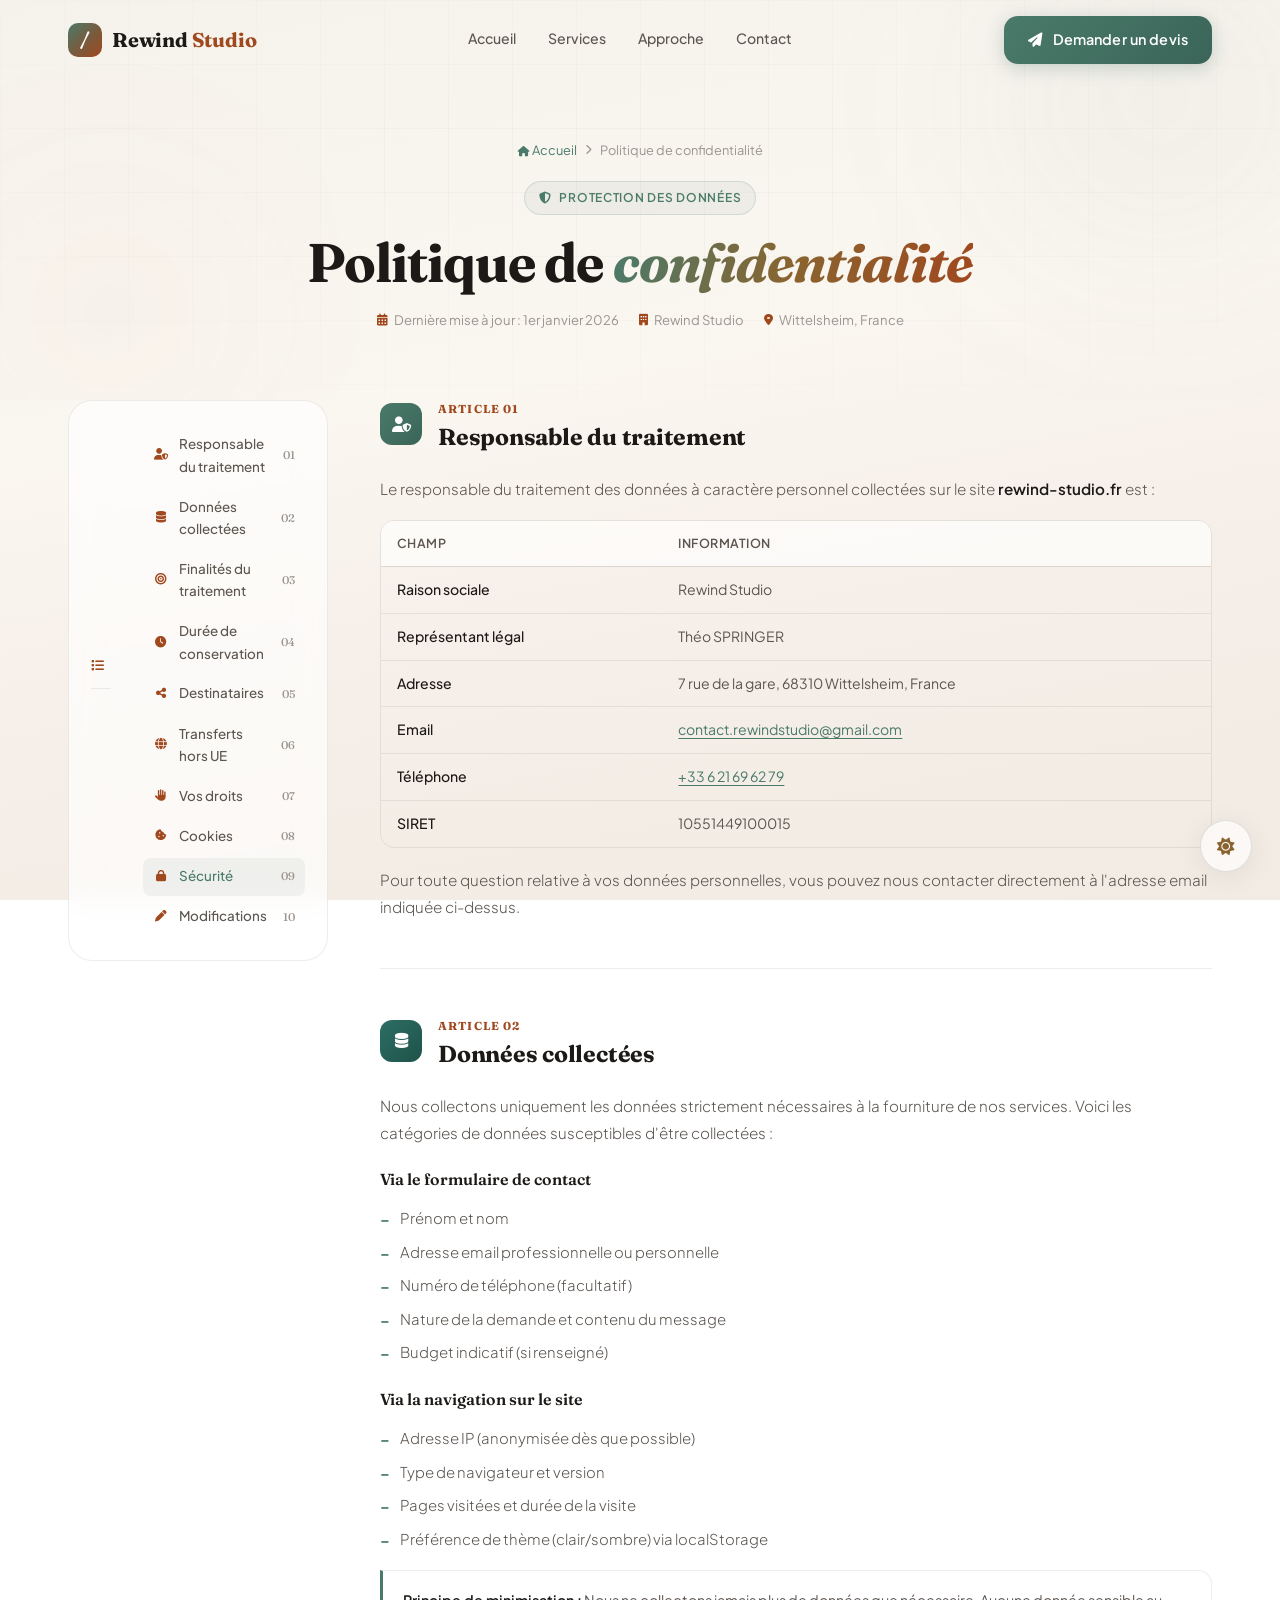
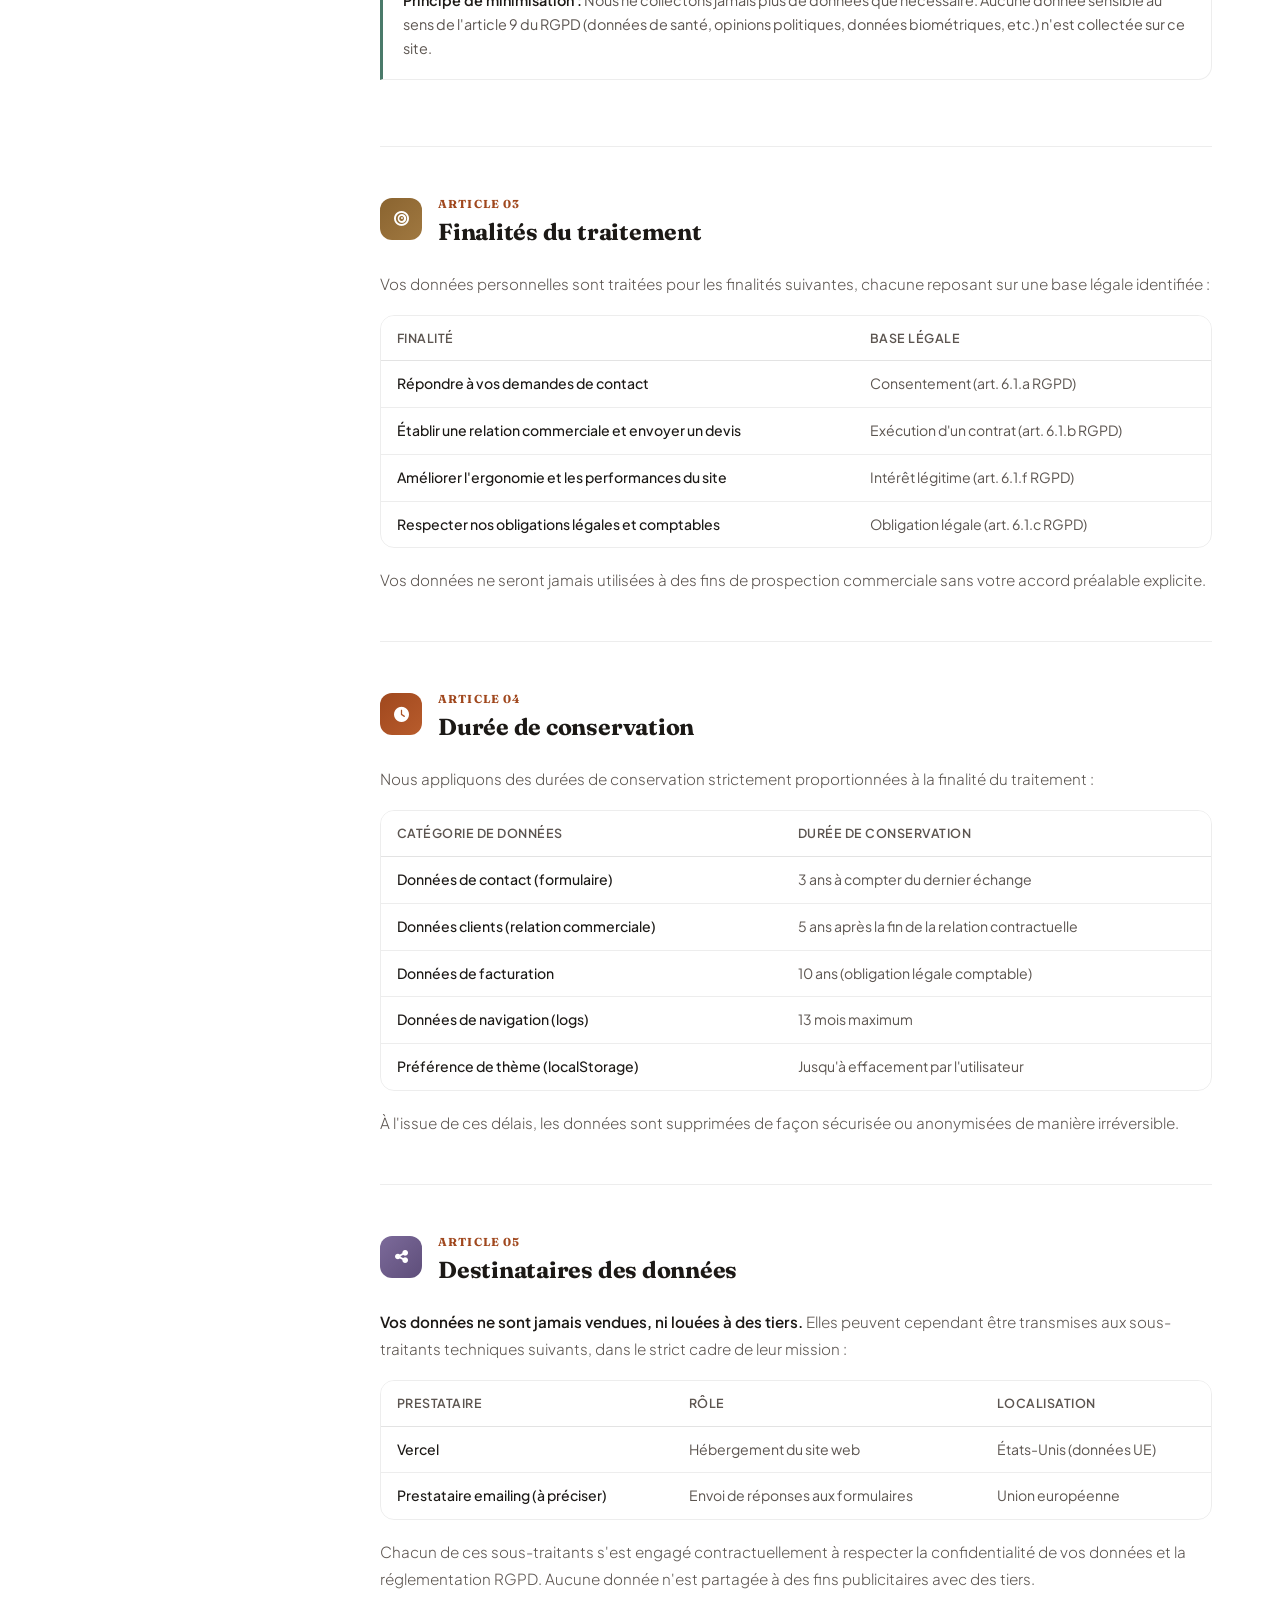
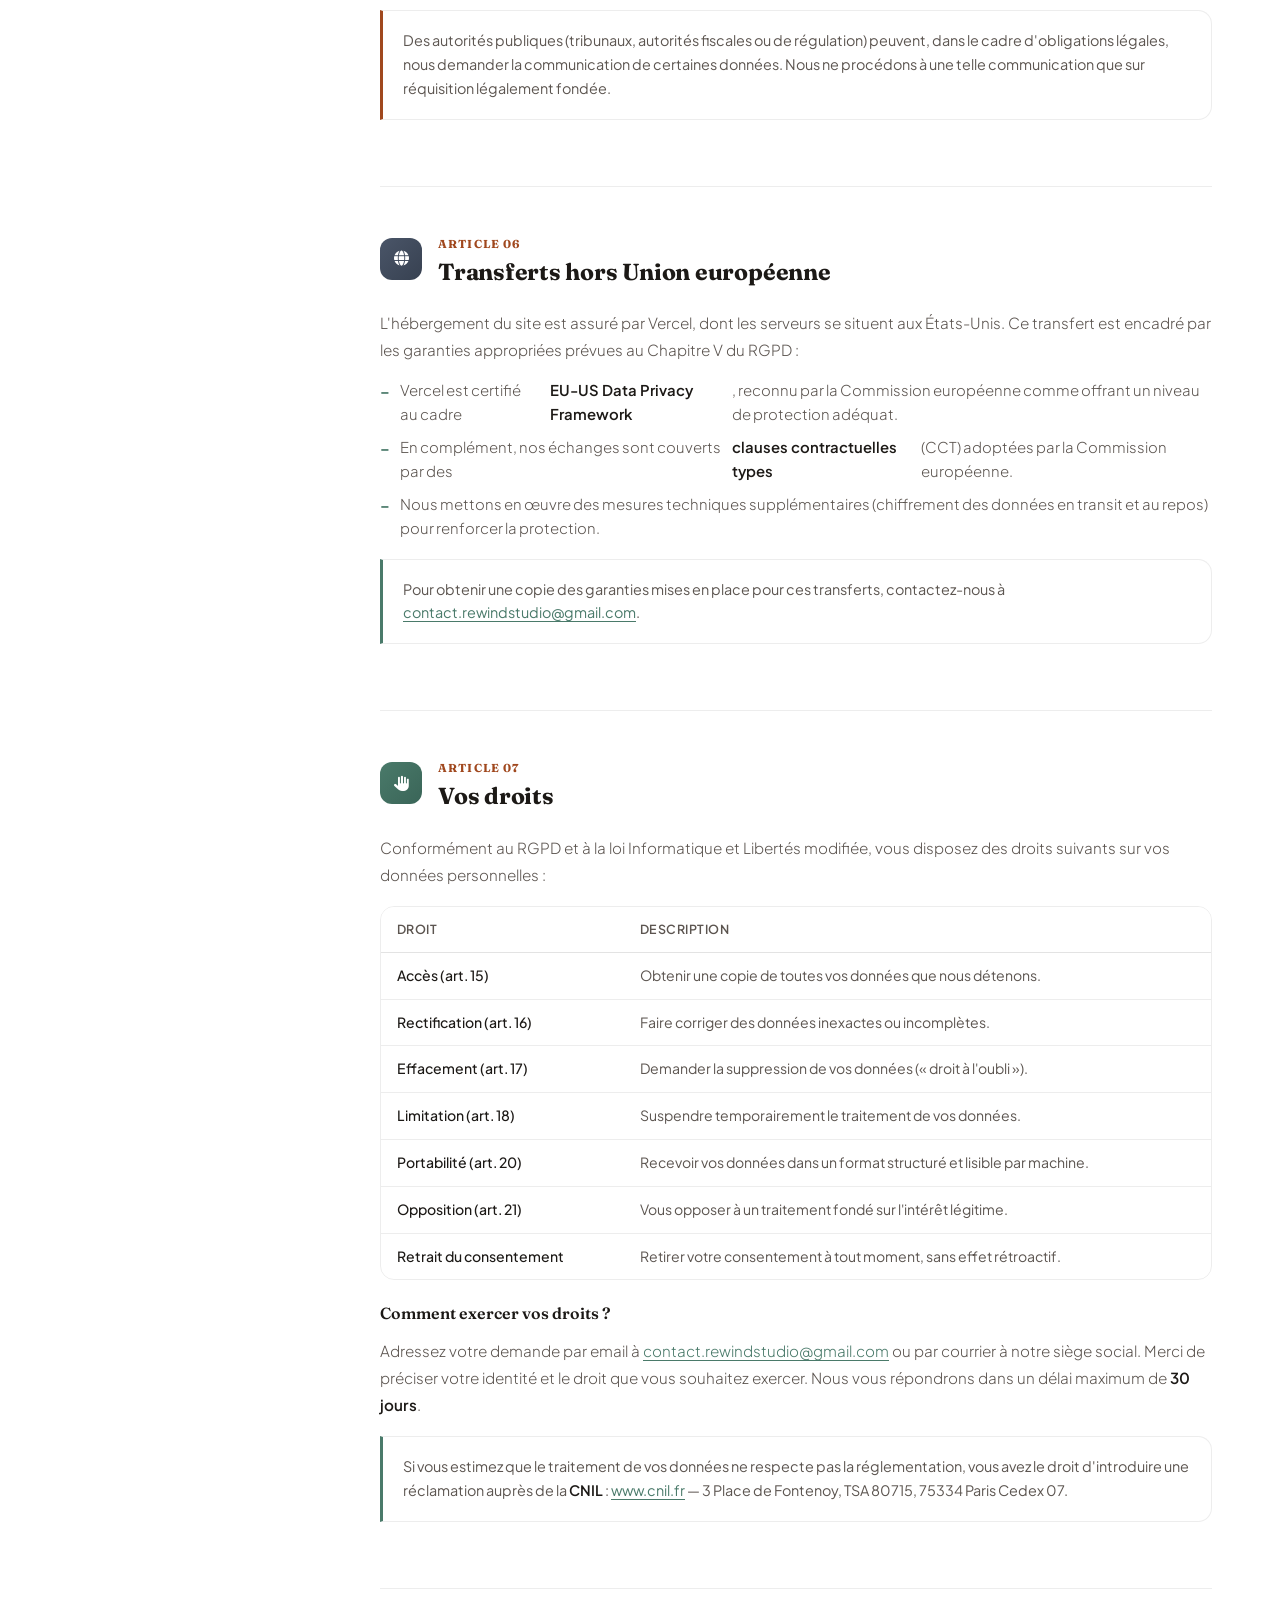
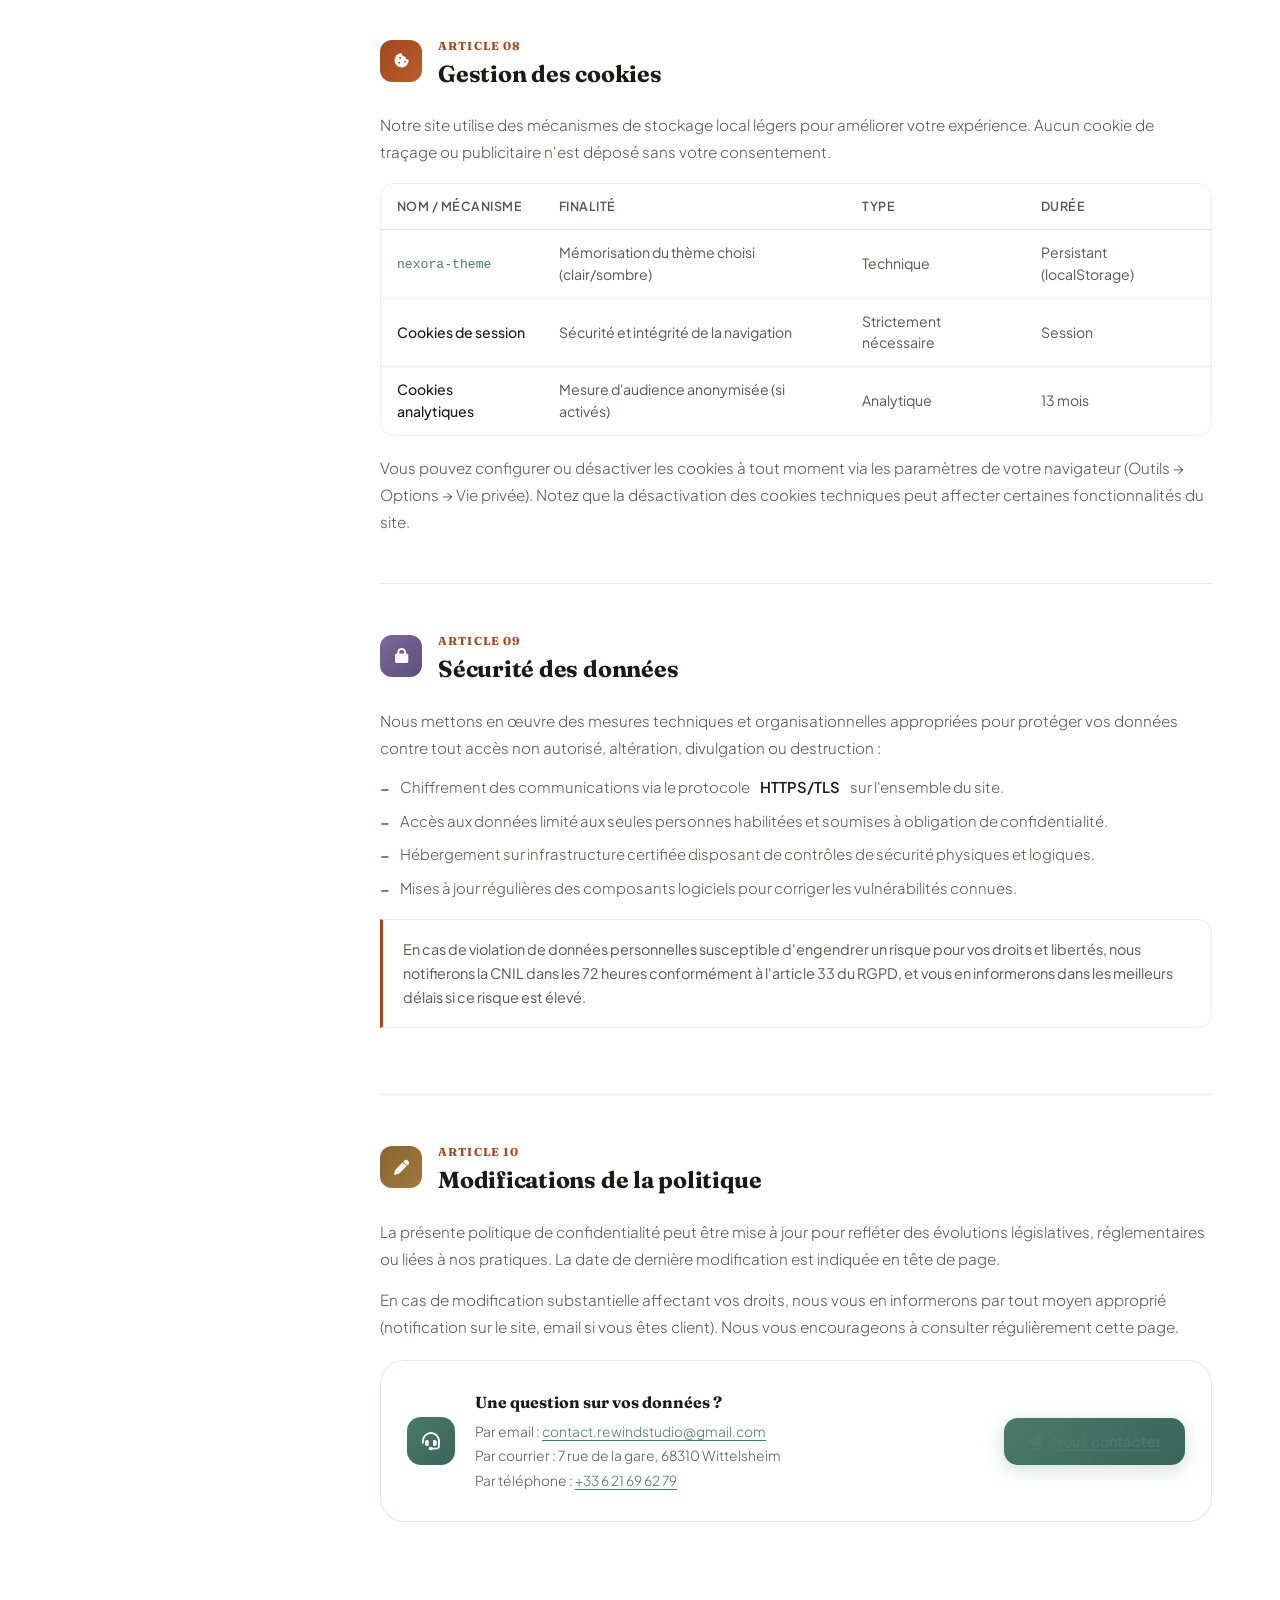
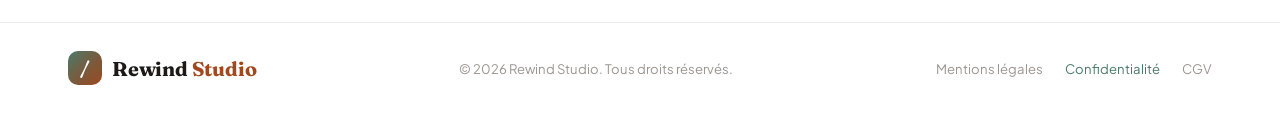
<file: confidentialite.html>
<!DOCTYPE html>
<html lang="fr" data-theme="dark">
<head>
  <meta charset="UTF-8" />
  <meta name="viewport" content="width=device-width, initial-scale=1.0" />
  <title>Politique de Confidentialité — Rewind Studio</title>
  <meta name="description" content="Politique de confidentialité de l'agence Rewind Studio — comment nous collectons, utilisons et protégeons vos données personnelles." />
  <meta name="robots" content="noindex, follow" />

  <link rel="preconnect" href="https://fonts.googleapis.com" />
  <link rel="preconnect" href="https://fonts.gstatic.com" crossorigin />
  <link href="https://fonts.googleapis.com/css2?family=Fraunces:ital,opsz,wght@0,9..144,300;0,9..144,600;0,9..144,700;1,9..144,400&family=Plus+Jakarta+Sans:wght@300;400;500;600&display=swap" rel="stylesheet" />
  <link rel="stylesheet" href="https://cdnjs.cloudflare.com/ajax/libs/font-awesome/6.5.0/css/all.min.css" />
  <link rel="stylesheet" href="style.css" />
</head>

<body>

  <button class="theme-toggle" id="theme-toggle" aria-label="Changer de thème">
    <span class="theme-toggle__icon theme-toggle__icon--moon"><i class="fas fa-moon"></i></span>
    <span class="theme-toggle__icon theme-toggle__icon--sun"><i class="fas fa-sun"></i></span>
  </button>

  <header id="site-header">
    <div class="container header__inner">
      <a href="index.html" class="logo">
        <div class="logo__mark"><span class="logo__slash">/</span></div>
        <span class="logo__name">Rewind <em> Studio</em></span>
      </a>
      <nav id="main-nav" aria-label="Navigation principale">
        <a href="index.html#accueil"  class="nav__link">Accueil</a>
        <a href="index.html#services" class="nav__link">Services</a>
        <a href="index.html#approche" class="nav__link">Approche</a>
        <a href="index.html#contact"  class="nav__link">Contact</a>
      </nav>
      <div class="header__actions">
        <a href="index.html#contact" class="btn btn--primary">
          <i class="fas fa-paper-plane"></i>
          <span>Demander un devis</span>
        </a>
        <button class="nav-toggle" id="nav-toggle" aria-label="Ouvrir le menu" aria-expanded="false">
          <span class="nav-toggle__bar"></span>
          <span class="nav-toggle__bar"></span>
          <span class="nav-toggle__bar"></span>
        </button>
      </div>
    </div>
  </header>

  <main>

    <!-- HERO COMPACT -->
    <div class="ml-hero">
      <div class="ml-hero__bg" aria-hidden="true">
        <div class="ml-hero__orb ml-hero__orb--1"></div>
        <div class="ml-hero__orb ml-hero__orb--2"></div>
        <div class="ml-hero__grid"></div>
      </div>
      <div class="container ml-hero__inner">
        <div class="ml-hero__breadcrumb">
          <a href="index.html"><i class="fas fa-home"></i> Accueil</a>
          <i class="fas fa-chevron-right"></i>
          <span>Politique de confidentialité</span>
        </div>
        <div class="ml-hero__tag">
          <i class="fas fa-shield-halved"></i>
          Protection des données
        </div>
        <h1 class="ml-hero__title">
          Politique de <em>confidentialité</em>
        </h1>
        <div class="ml-hero__meta">
          <span><i class="fas fa-calendar-alt"></i> Dernière mise à jour : 1er janvier 2026</span>
          <span><i class="fas fa-building"></i> Rewind Studio</span>
          <span><i class="fas fa-map-marker-alt"></i> Wittelsheim, France</span>
        </div>
      </div>
    </div>

    <!-- LAYOUT -->
    <div class="ml-layout">
      <div class="container ml-layout__inner">

        <!-- Sommaire latéral -->
        <aside class="ml-sidebar">
          <nav class="ml-nav" aria-label="Sommaire de la politique de confidentialité">
            <p class="ml-nav__title"><i class="fas fa-list" style="margin-right:6px;color:var(--brand-terra)"></i></p>
            <ol class="ml-nav__list">
              <li class="ml-nav__item"><a href="#responsable"><i class="fas fa-user-shield"></i>Responsable du traitement<span class="ml-nav__num">01</span></a></li>
              <li class="ml-nav__item"><a href="#donnees-collectees"><i class="fas fa-database"></i>Données collectées<span class="ml-nav__num">02</span></a></li>
              <li class="ml-nav__item"><a href="#finalites"><i class="fas fa-bullseye"></i>Finalités du traitement<span class="ml-nav__num">03</span></a></li>
              <li class="ml-nav__item"><a href="#conservation"><i class="fas fa-clock"></i>Durée de conservation<span class="ml-nav__num">04</span></a></li>
              <li class="ml-nav__item"><a href="#destinataires"><i class="fas fa-share-nodes"></i>Destinataires<span class="ml-nav__num">05</span></a></li>
              <li class="ml-nav__item"><a href="#transferts"><i class="fas fa-globe"></i>Transferts hors UE<span class="ml-nav__num">06</span></a></li>
              <li class="ml-nav__item"><a href="#droits"><i class="fas fa-hand-paper"></i>Vos droits<span class="ml-nav__num">07</span></a></li>
              <li class="ml-nav__item"><a href="#cookies-conf"><i class="fas fa-cookie-bite"></i>Cookies<span class="ml-nav__num">08</span></a></li>
              <li class="ml-nav__item"><a href="#securite"><i class="fas fa-lock"></i>Sécurité<span class="ml-nav__num">09</span></a></li>
              <li class="ml-nav__item"><a href="#modifications"><i class="fas fa-pen"></i>Modifications<span class="ml-nav__num">10</span></a></li>
            </ol>
          </nav>
        </aside>

        <!-- Contenu -->
        <div class="ml-content">

          <!-- 01 – Responsable du traitement -->
          <article class="ml-section reveal" id="responsable">
            <div class="ml-section__header">
              <div class="ml-section__icon icon--sage"><i class="fas fa-user-shield"></i></div>
              <div>
                <span class="ml-section__num">Article 01</span>
                <h2 class="ml-section__title">Responsable du traitement</h2>
              </div>
            </div>
            <p>Le responsable du traitement des données à caractère personnel collectées sur le site <strong>rewind-studio.fr</strong> est :</p>
            <div class="ml-table-wrapper">
              <table class="ml-table">
                <thead><tr><th>Champ</th><th>Information</th></tr></thead>
                <tbody>
                  <tr><td>Raison sociale</td><td>Rewind Studio</td></tr>
                  <tr><td>Représentant légal</td><td>Théo SPRINGER</td></tr>
                  <tr><td>Adresse</td><td>7 rue de la gare, 68310 Wittelsheim, France</td></tr>
                  <tr><td>Email</td><td><a href="mailto:contact.rewindstudio@gmail.com">contact.rewindstudio@gmail.com</a></td></tr>
                  <tr><td>Téléphone</td><td><a href="tel:+33621696279">+33 6 21 69 62 79</a></td></tr>
                  <tr><td>SIRET</td><td>10551449100015</td></tr>
                </tbody>
              </table>
            </div>
            <p>Pour toute question relative à vos données personnelles, vous pouvez nous contacter directement à l'adresse email indiquée ci-dessus.</p>
          </article>

          <!-- 02 – Données collectées -->
          <article class="ml-section reveal" id="donnees-collectees">
            <div class="ml-section__header">
              <div class="ml-section__icon icon--teal"><i class="fas fa-database"></i></div>
              <div>
                <span class="ml-section__num">Article 02</span>
                <h2 class="ml-section__title">Données collectées</h2>
              </div>
            </div>
            <p>Nous collectons uniquement les données strictement nécessaires à la fourniture de nos services. Voici les catégories de données susceptibles d'être collectées :</p>

            <h3 style="font-family:var(--font-display);font-size:1rem;font-weight:600;color:var(--text-primary);margin:20px 0 10px;transition:color var(--t-slow);">Via le formulaire de contact</h3>
            <ul class="ml-list">
              <li>Prénom et nom</li>
              <li>Adresse email professionnelle ou personnelle</li>
              <li>Numéro de téléphone (facultatif)</li>
              <li>Nature de la demande et contenu du message</li>
              <li>Budget indicatif (si renseigné)</li>
            </ul>

            <h3 style="font-family:var(--font-display);font-size:1rem;font-weight:600;color:var(--text-primary);margin:20px 0 10px;transition:color var(--t-slow);">Via la navigation sur le site</h3>
            <ul class="ml-list">
              <li>Adresse IP (anonymisée dès que possible)</li>
              <li>Type de navigateur et version</li>
              <li>Pages visitées et durée de la visite</li>
              <li>Préférence de thème (clair/sombre) via localStorage</li>
            </ul>

            <div class="ml-infobox">
              <strong>Principe de minimisation :</strong> Nous ne collectons jamais plus de données que nécessaire. Aucune donnée sensible au sens de l'article 9 du RGPD (données de santé, opinions politiques, données biométriques, etc.) n'est collectée sur ce site.
            </div>
          </article>

          <!-- 03 – Finalités -->
          <article class="ml-section reveal" id="finalites">
            <div class="ml-section__header">
              <div class="ml-section__icon icon--gold"><i class="fas fa-bullseye"></i></div>
              <div>
                <span class="ml-section__num">Article 03</span>
                <h2 class="ml-section__title">Finalités du traitement</h2>
              </div>
            </div>
            <p>Vos données personnelles sont traitées pour les finalités suivantes, chacune reposant sur une base légale identifiée :</p>

            <div class="ml-table-wrapper">
              <table class="ml-table">
                <thead>
                  <tr>
                    <th>Finalité</th>
                    <th>Base légale</th>
                  </tr>
                </thead>
                <tbody>
                  <tr>
                    <td>Répondre à vos demandes de contact</td>
                    <td>Consentement (art. 6.1.a RGPD)</td>
                  </tr>
                  <tr>
                    <td>Établir une relation commerciale et envoyer un devis</td>
                    <td>Exécution d'un contrat (art. 6.1.b RGPD)</td>
                  </tr>
                  <tr>
                    <td>Améliorer l'ergonomie et les performances du site</td>
                    <td>Intérêt légitime (art. 6.1.f RGPD)</td>
                  </tr>
                  <tr>
                    <td>Respecter nos obligations légales et comptables</td>
                    <td>Obligation légale (art. 6.1.c RGPD)</td>
                  </tr>
                </tbody>
              </table>
            </div>

            <p>Vos données ne seront jamais utilisées à des fins de prospection commerciale sans votre accord préalable explicite.</p>
          </article>

          <!-- 04 – Conservation -->
          <article class="ml-section reveal" id="conservation">
            <div class="ml-section__header">
              <div class="ml-section__icon icon--terra"><i class="fas fa-clock"></i></div>
              <div>
                <span class="ml-section__num">Article 04</span>
                <h2 class="ml-section__title">Durée de conservation</h2>
              </div>
            </div>
            <p>Nous appliquons des durées de conservation strictement proportionnées à la finalité du traitement :</p>

            <div class="ml-table-wrapper">
              <table class="ml-table">
                <thead>
                  <tr>
                    <th>Catégorie de données</th>
                    <th>Durée de conservation</th>
                  </tr>
                </thead>
                <tbody>
                  <tr>
                    <td>Données de contact (formulaire)</td>
                    <td>3 ans à compter du dernier échange</td>
                  </tr>
                  <tr>
                    <td>Données clients (relation commerciale)</td>
                    <td>5 ans après la fin de la relation contractuelle</td>
                  </tr>
                  <tr>
                    <td>Données de facturation</td>
                    <td>10 ans (obligation légale comptable)</td>
                  </tr>
                  <tr>
                    <td>Données de navigation (logs)</td>
                    <td>13 mois maximum</td>
                  </tr>
                  <tr>
                    <td>Préférence de thème (localStorage)</td>
                    <td>Jusqu'à effacement par l'utilisateur</td>
                  </tr>
                </tbody>
              </table>
            </div>

            <p>À l'issue de ces délais, les données sont supprimées de façon sécurisée ou anonymisées de manière irréversible.</p>
          </article>

          <!-- 05 – Destinataires -->
          <article class="ml-section reveal" id="destinataires">
            <div class="ml-section__header">
              <div class="ml-section__icon icon--violet"><i class="fas fa-share-nodes"></i></div>
              <div>
                <span class="ml-section__num">Article 05</span>
                <h2 class="ml-section__title">Destinataires des données</h2>
              </div>
            </div>
            <p><strong>Vos données ne sont jamais vendues, ni louées à des tiers.</strong> Elles peuvent cependant être transmises aux sous-traitants techniques suivants, dans le strict cadre de leur mission :</p>

            <div class="ml-table-wrapper">
              <table class="ml-table">
                <thead>
                  <tr>
                    <th>Prestataire</th>
                    <th>Rôle</th>
                    <th>Localisation</th>
                  </tr>
                </thead>
                <tbody>
                  <tr>
                    <td>Vercel</td>
                    <td>Hébergement du site web</td>
                    <td>États-Unis (données UE)</td>
                  </tr>
                  <tr>
                    <td>Prestataire emailing (à préciser)</td>
                    <td>Envoi de réponses aux formulaires</td>
                    <td>Union européenne</td>
                  </tr>
                </tbody>
              </table>
            </div>

            <p>Chacun de ces sous-traitants s'est engagé contractuellement à respecter la confidentialité de vos données et la réglementation RGPD. Aucune donnée n'est partagée à des fins publicitaires avec des tiers.</p>

            <div class="ml-infobox--terra ml-infobox">
              Des autorités publiques (tribunaux, autorités fiscales ou de régulation) peuvent, dans le cadre d'obligations légales, nous demander la communication de certaines données. Nous ne procédons à une telle communication que sur réquisition légalement fondée.
            </div>
          </article>

          <!-- 06 – Transferts hors UE -->
          <article class="ml-section reveal" id="transferts">
            <div class="ml-section__header">
              <div class="ml-section__icon icon--slate"><i class="fas fa-globe"></i></div>
              <div>
                <span class="ml-section__num">Article 06</span>
                <h2 class="ml-section__title">Transferts hors Union européenne</h2>
              </div>
            </div>
            <p>L'hébergement du site est assuré par Vercel, dont les serveurs se situent aux États-Unis. Ce transfert est encadré par les garanties appropriées prévues au Chapitre V du RGPD :</p>

            <ul class="ml-list">
              <li>Vercel est certifié au cadre <strong>EU-US Data Privacy Framework</strong>, reconnu par la Commission européenne comme offrant un niveau de protection adéquat.</li>
              <li>En complément, nos échanges sont couverts par des <strong>clauses contractuelles types</strong> (CCT) adoptées par la Commission européenne.</li>
              <li>Nous mettons en œuvre des mesures techniques supplémentaires (chiffrement des données en transit et au repos) pour renforcer la protection.</li>
            </ul>

            <div class="ml-infobox">
              Pour obtenir une copie des garanties mises en place pour ces transferts, contactez-nous à <a href="mailto:contact.rewindstudio@gmail.com">contact.rewindstudio@gmail.com</a>.
            </div>
          </article>

          <!-- 07 – Vos droits -->
          <article class="ml-section reveal" id="droits">
            <div class="ml-section__header">
              <div class="ml-section__icon icon--sage"><i class="fas fa-hand-paper"></i></div>
              <div>
                <span class="ml-section__num">Article 07</span>
                <h2 class="ml-section__title">Vos droits</h2>
              </div>
            </div>
            <p>Conformément au RGPD et à la loi Informatique et Libertés modifiée, vous disposez des droits suivants sur vos données personnelles :</p>

            <div class="ml-table-wrapper">
              <table class="ml-table">
                <thead>
                  <tr>
                    <th>Droit</th>
                    <th>Description</th>
                  </tr>
                </thead>
                <tbody>
                  <tr><td>Accès (art. 15)</td><td>Obtenir une copie de toutes vos données que nous détenons.</td></tr>
                  <tr><td>Rectification (art. 16)</td><td>Faire corriger des données inexactes ou incomplètes.</td></tr>
                  <tr><td>Effacement (art. 17)</td><td>Demander la suppression de vos données (« droit à l'oubli »).</td></tr>
                  <tr><td>Limitation (art. 18)</td><td>Suspendre temporairement le traitement de vos données.</td></tr>
                  <tr><td>Portabilité (art. 20)</td><td>Recevoir vos données dans un format structuré et lisible par machine.</td></tr>
                  <tr><td>Opposition (art. 21)</td><td>Vous opposer à un traitement fondé sur l'intérêt légitime.</td></tr>
                  <tr><td>Retrait du consentement</td><td>Retirer votre consentement à tout moment, sans effet rétroactif.</td></tr>
                </tbody>
              </table>
            </div>

            <h3 style="font-family:var(--font-display);font-size:1rem;font-weight:600;color:var(--text-primary);margin:20px 0 10px;transition:color var(--t-slow);">Comment exercer vos droits ?</h3>
            <p>Adressez votre demande par email à <a href="mailto:contact.rewindstudio@gmail.com">contact.rewindstudio@gmail.com</a> ou par courrier à notre siège social. Merci de préciser votre identité et le droit que vous souhaitez exercer. Nous vous répondrons dans un délai maximum de <strong>30 jours</strong>.</p>

            <div class="ml-infobox">
              Si vous estimez que le traitement de vos données ne respecte pas la réglementation, vous avez le droit d'introduire une réclamation auprès de la <strong>CNIL</strong> : <a href="https://www.cnil.fr" target="_blank" rel="noopener noreferrer">www.cnil.fr</a> — 3 Place de Fontenoy, TSA 80715, 75334 Paris Cedex 07.
            </div>
          </article>

          <!-- 08 – Cookies -->
          <article class="ml-section reveal" id="cookies-conf">
            <div class="ml-section__header">
              <div class="ml-section__icon icon--terra"><i class="fas fa-cookie-bite"></i></div>
              <div>
                <span class="ml-section__num">Article 08</span>
                <h2 class="ml-section__title">Gestion des cookies</h2>
              </div>
            </div>
            <p>Notre site utilise des mécanismes de stockage local légers pour améliorer votre expérience. Aucun cookie de traçage ou publicitaire n'est déposé sans votre consentement.</p>

            <div class="ml-table-wrapper">
              <table class="ml-table">
                <thead>
                  <tr><th>Nom / mécanisme</th><th>Finalité</th><th>Type</th><th>Durée</th></tr>
                </thead>
                <tbody>
                  <tr>
                    <td><code style="font-size:0.82rem;color:var(--brand-sage);">nexora-theme</code></td>
                    <td>Mémorisation du thème choisi (clair/sombre)</td>
                    <td>Technique</td>
                    <td>Persistant (localStorage)</td>
                  </tr>
                  <tr>
                    <td>Cookies de session</td>
                    <td>Sécurité et intégrité de la navigation</td>
                    <td>Strictement nécessaire</td>
                    <td>Session</td>
                  </tr>
                  <tr>
                    <td>Cookies analytiques</td>
                    <td>Mesure d'audience anonymisée (si activés)</td>
                    <td>Analytique</td>
                    <td>13 mois</td>
                  </tr>
                </tbody>
              </table>
            </div>

            <p>Vous pouvez configurer ou désactiver les cookies à tout moment via les paramètres de votre navigateur (Outils → Options → Vie privée). Notez que la désactivation des cookies techniques peut affecter certaines fonctionnalités du site.</p>
          </article>

          <!-- 09 – Sécurité -->
          <article class="ml-section reveal" id="securite">
            <div class="ml-section__header">
              <div class="ml-section__icon icon--violet"><i class="fas fa-lock"></i></div>
              <div>
                <span class="ml-section__num">Article 09</span>
                <h2 class="ml-section__title">Sécurité des données</h2>
              </div>
            </div>
            <p>Nous mettons en œuvre des mesures techniques et organisationnelles appropriées pour protéger vos données contre tout accès non autorisé, altération, divulgation ou destruction :</p>

            <ul class="ml-list">
              <li>Chiffrement des communications via le protocole <strong>HTTPS/TLS</strong> sur l'ensemble du site.</li>
              <li>Accès aux données limité aux seules personnes habilitées et soumises à obligation de confidentialité.</li>
              <li>Hébergement sur infrastructure certifiée disposant de contrôles de sécurité physiques et logiques.</li>
              <li>Mises à jour régulières des composants logiciels pour corriger les vulnérabilités connues.</li>
            </ul>

            <div class="ml-infobox--terra ml-infobox">
              En cas de violation de données personnelles susceptible d'engendrer un risque pour vos droits et libertés, nous notifierons la CNIL dans les 72 heures conformément à l'article 33 du RGPD, et vous en informerons dans les meilleurs délais si ce risque est élevé.
            </div>
          </article>

          <!-- 10 – Modifications -->
          <article class="ml-section reveal" id="modifications">
            <div class="ml-section__header">
              <div class="ml-section__icon icon--gold"><i class="fas fa-pen"></i></div>
              <div>
                <span class="ml-section__num">Article 10</span>
                <h2 class="ml-section__title">Modifications de la politique</h2>
              </div>
            </div>
            <p>La présente politique de confidentialité peut être mise à jour pour refléter des évolutions législatives, réglementaires ou liées à nos pratiques. La date de dernière modification est indiquée en tête de page.</p>
            <p>En cas de modification substantielle affectant vos droits, nous vous en informerons par tout moyen approprié (notification sur le site, email si vous êtes client). Nous vous encourageons à consulter régulièrement cette page.</p>

            <div class="ml-contact-card">
              <div class="ml-contact-card__icon"><i class="fas fa-headset"></i></div>
              <div class="ml-contact-card__body">
                <h4>Une question sur vos données ?</h4>
                <p>
                  Par email : <a href="mailto:contact.rewindstudio@gmail.com">contact.rewindstudio@gmail.com</a><br />
                  Par courrier : 7 rue de la gare, 68310 Wittelsheim<br />
                  Par téléphone : <a href="tel:+33621696279">+33 6 21 69 62 79</a>
                </p>
              </div>
              <a href="index.html#contact" class="btn btn--primary">
                <i class="fas fa-paper-plane"></i> Nous contacter
              </a>
            </div>
          </article>

        </div><!-- /.ml-content -->
      </div><!-- /.ml-layout__inner -->
    </div><!-- /.ml-layout -->

  </main>

  <footer class="footer">
    <div class="container footer__inner">
      <a href="index.html" class="logo">
        <div class="logo__mark"><span class="logo__slash">/</span></div>
        <span class="logo__name">Rewind <em> Studio</em></span>
      </a>
      <p class="footer__copy">© 2026 Rewind Studio. Tous droits réservés.</p>
      <nav class="footer__links" aria-label="Liens légaux">
        <a href="mention.html">Mentions légales</a>
        <a href="confidentialite.html" style="color:var(--brand-sage);">Confidentialité</a>
        <a href="cgv.html">CGV</a>
      </nav>
    </div>
  </footer>

  <script src="script.js"></script>
</body>
</html>
</file>
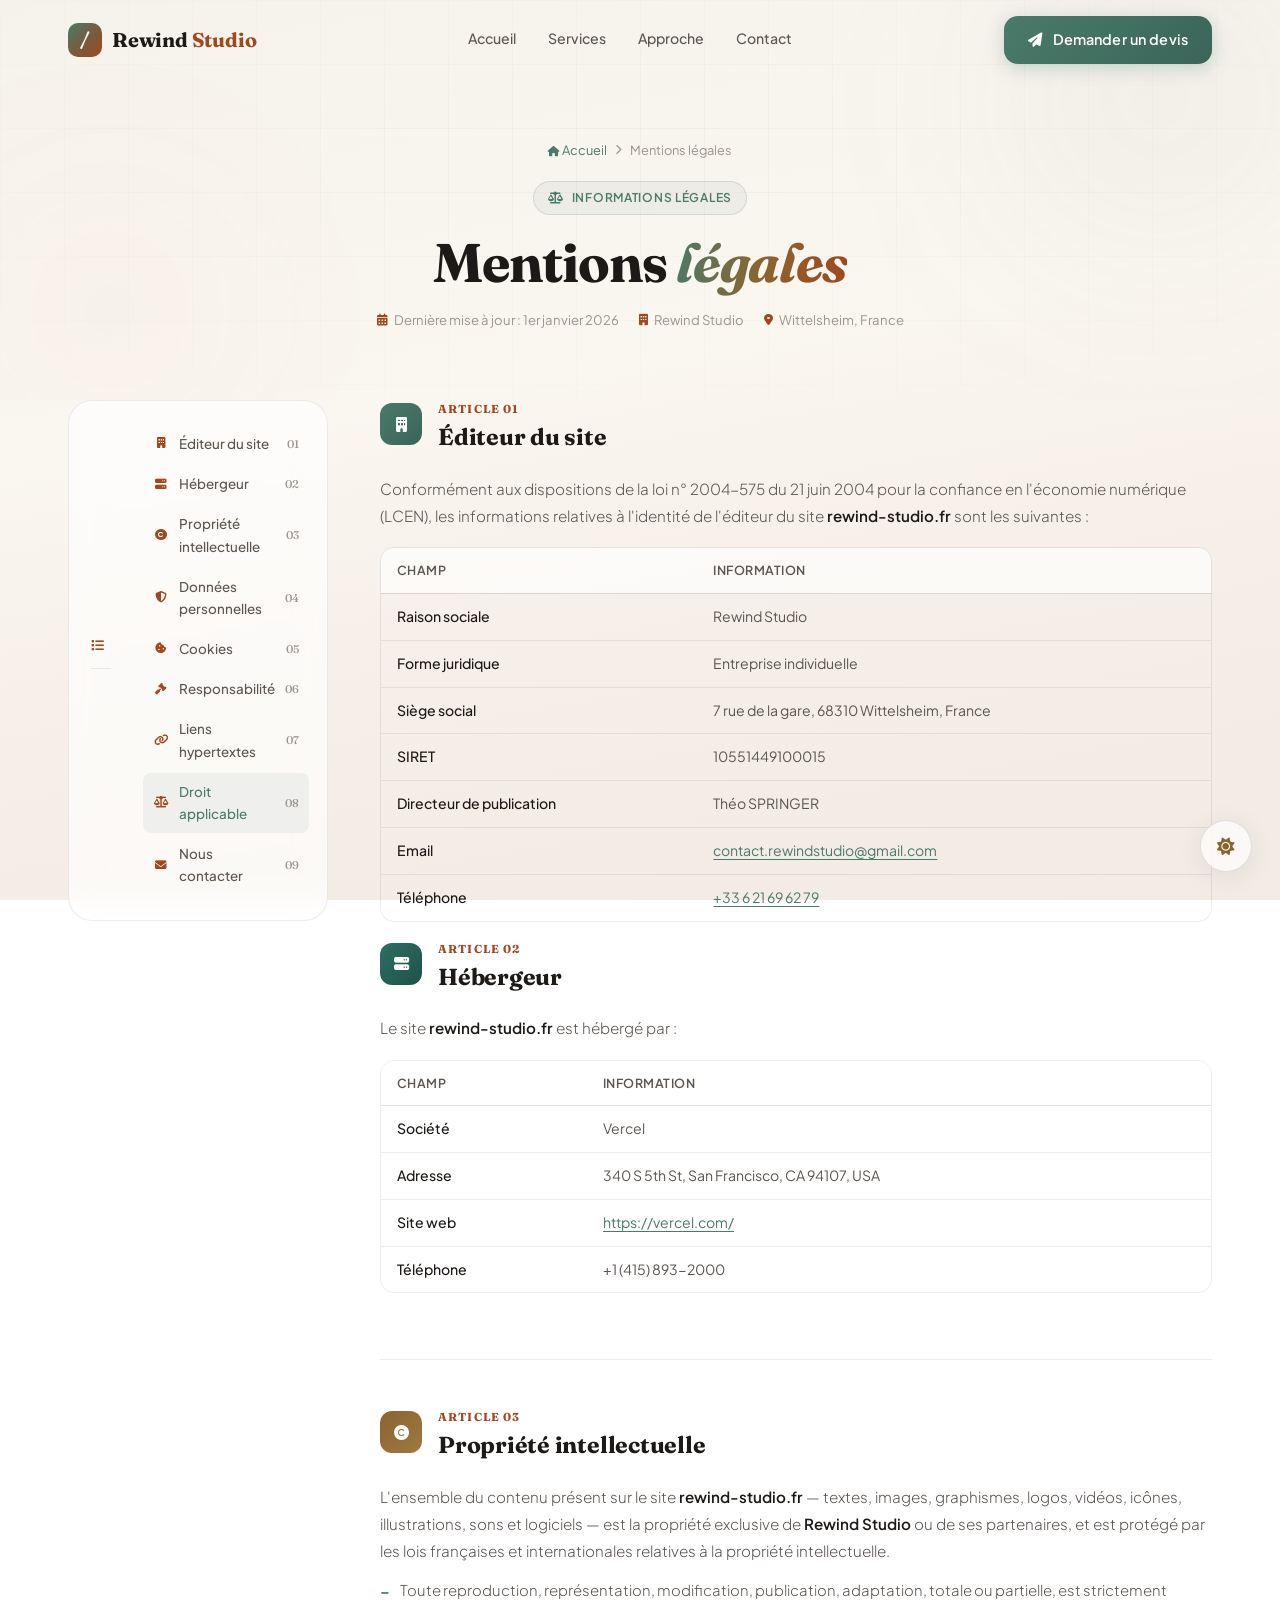
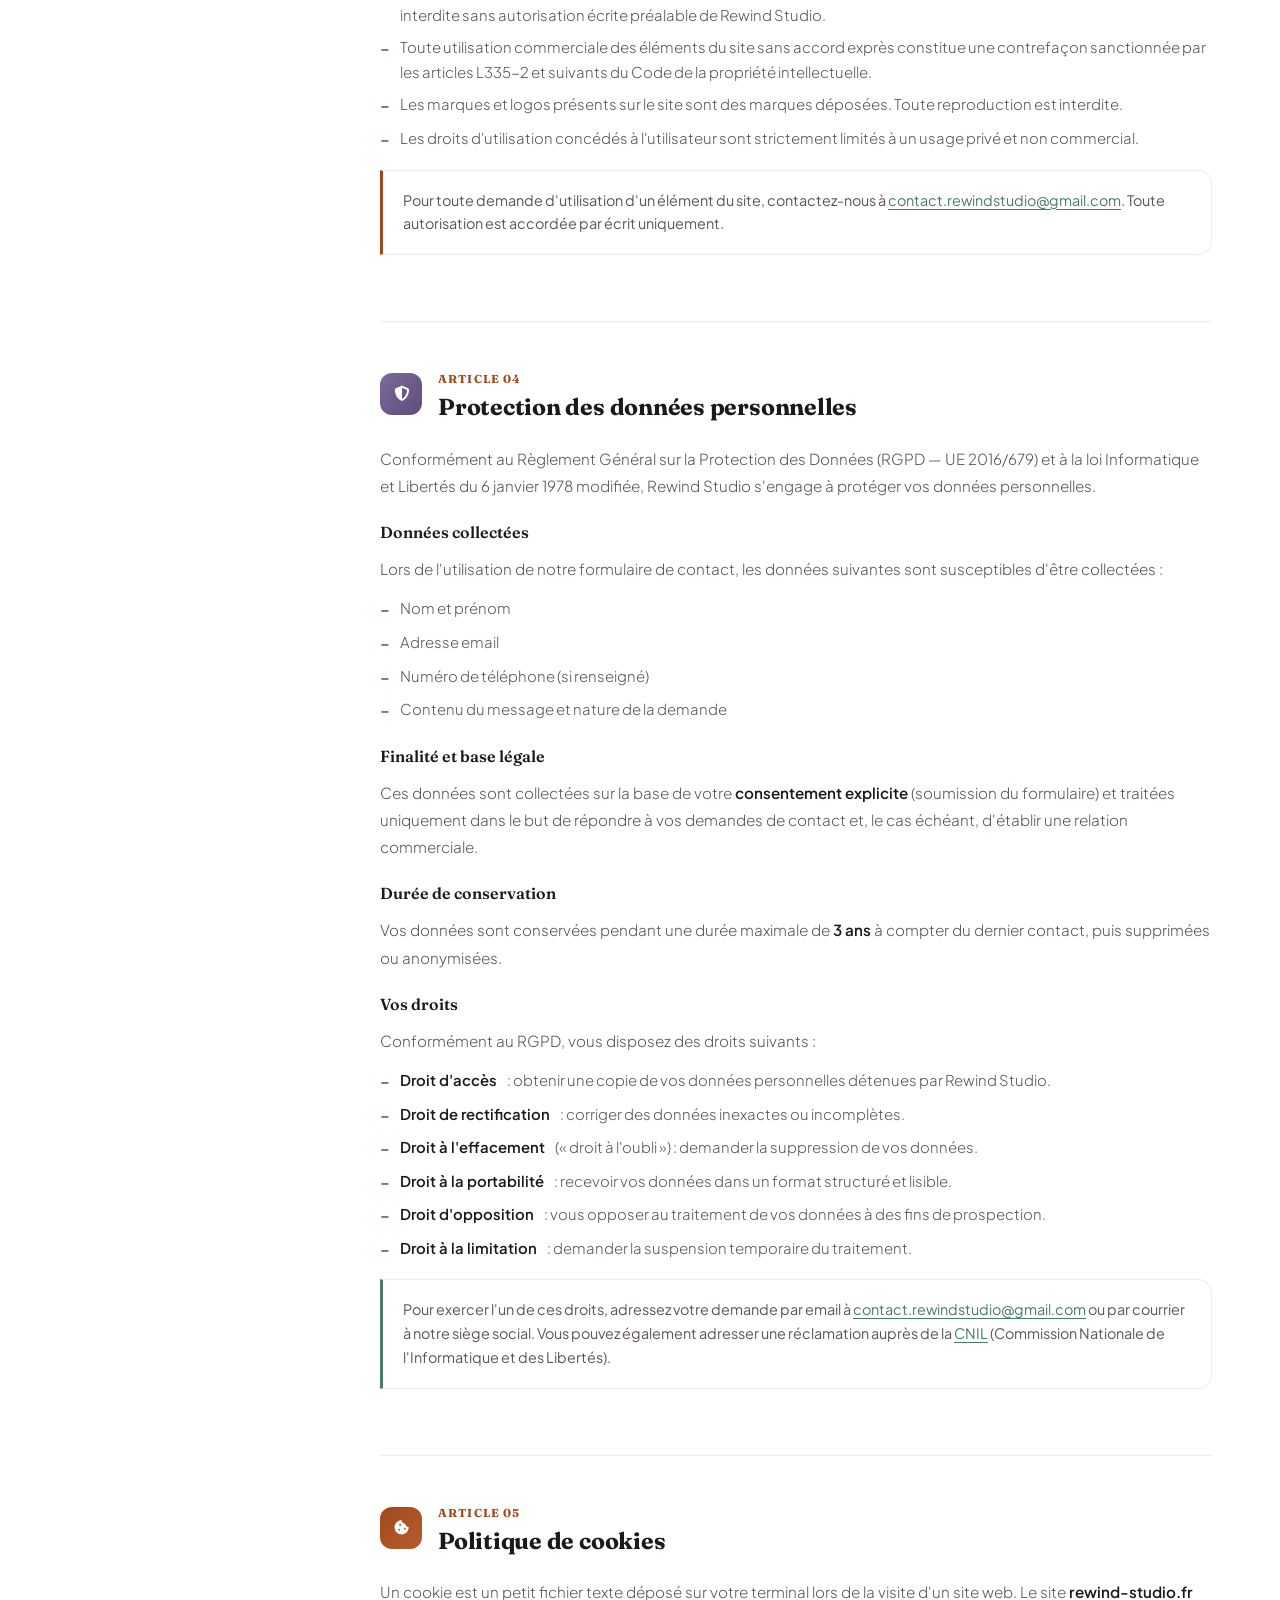
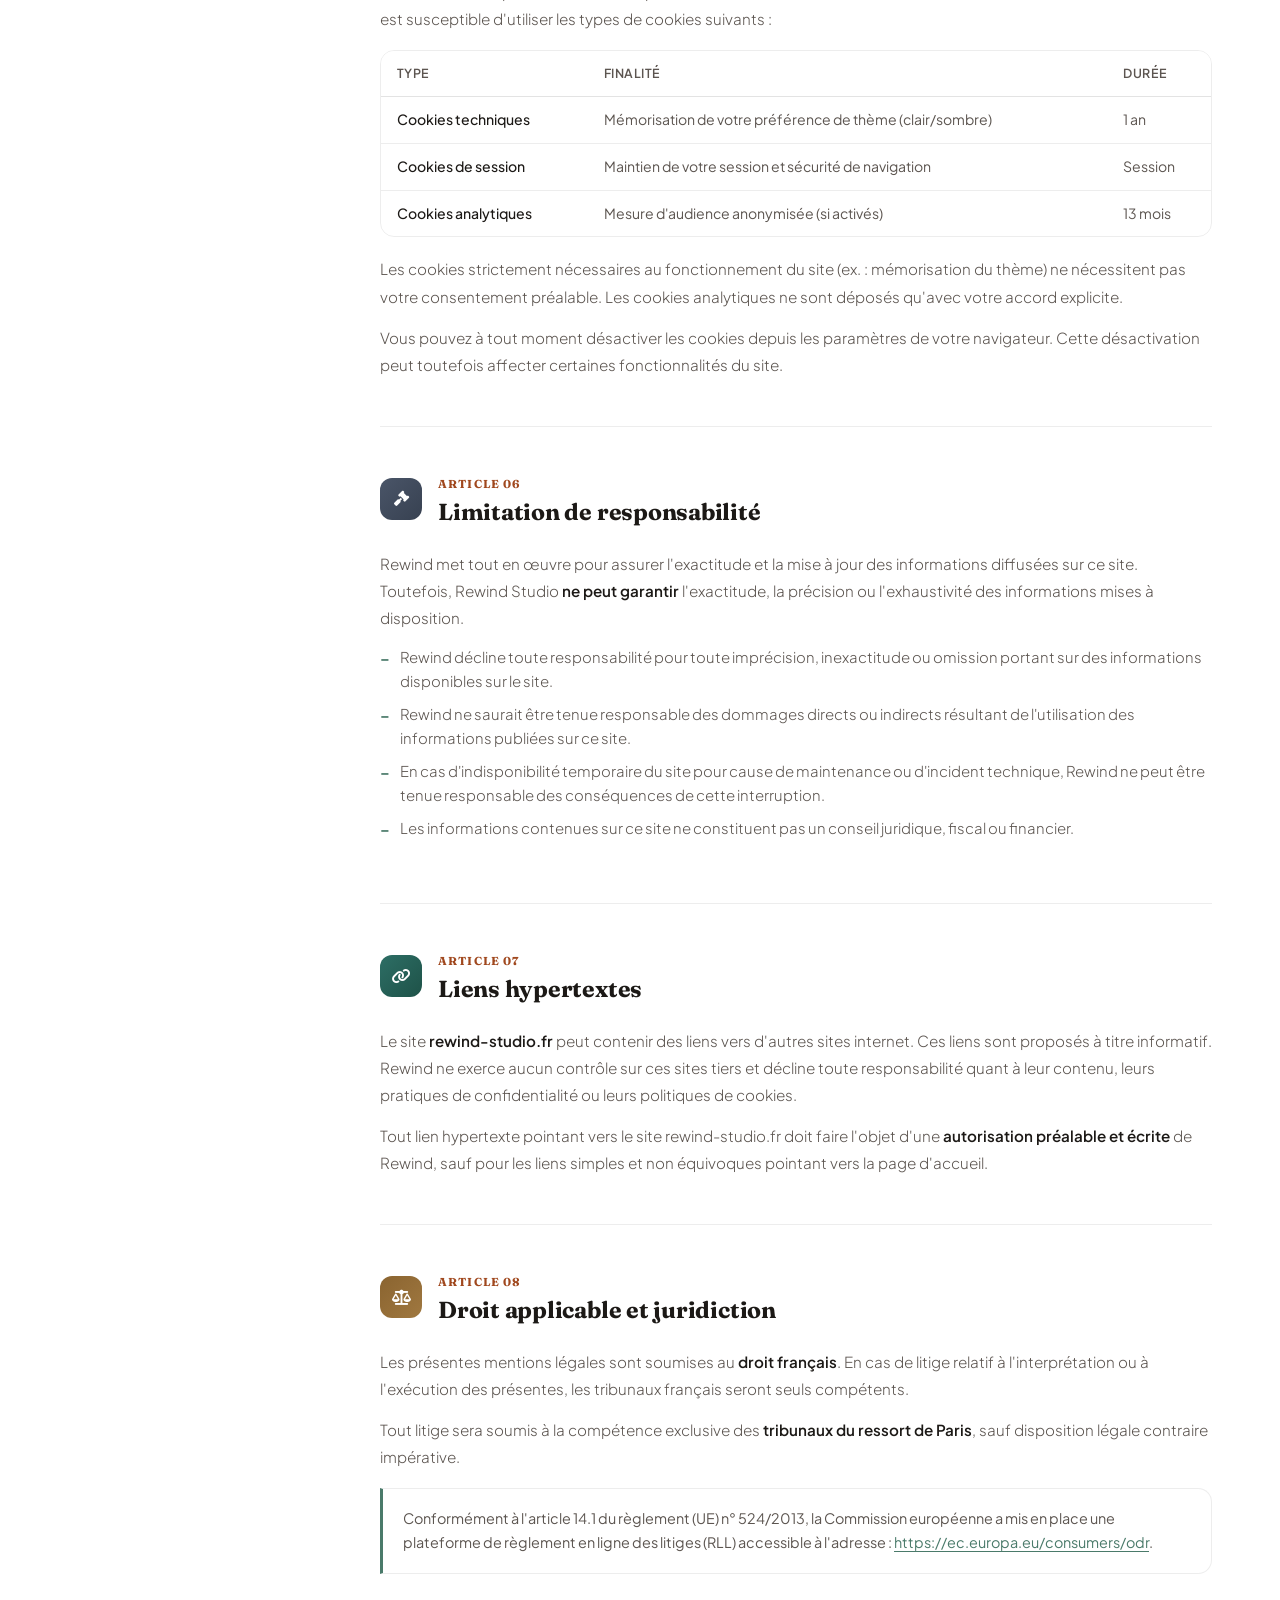
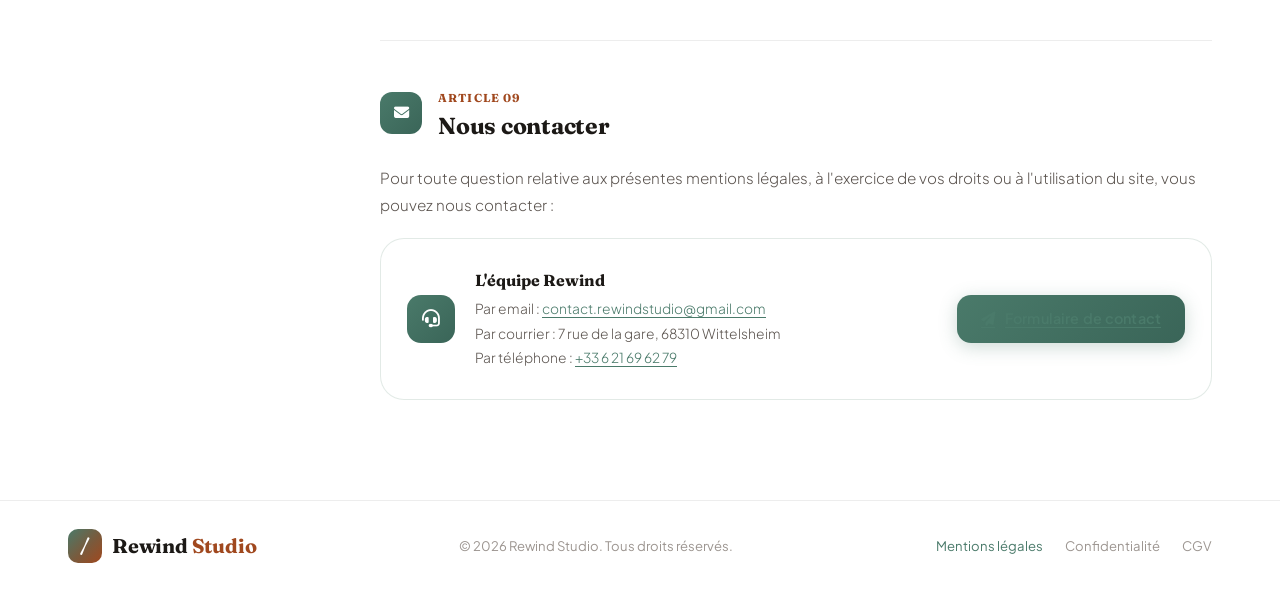
<file: mention.html>
<!DOCTYPE html>
<html lang="fr" data-theme="dark">
<head>
  <meta charset="UTF-8" />
  <meta name="viewport" content="width=device-width, initial-scale=1.0" />
  <title>Mentions Légales — Rewind Studio</title>
  <meta name="description" content="Mentions légales de l'agence Rewind Studio — informations sur l'éditeur, l'hébergeur, les données personnelles et les droits de propriété intellectuelle." />
  <meta name="robots" content="noindex, follow" />

  <!-- Google Fonts -->
  <link rel="preconnect" href="https://fonts.googleapis.com" />
  <link rel="preconnect" href="https://fonts.gstatic.com" crossorigin />
  <link href="https://fonts.googleapis.com/css2?family=Fraunces:ital,opsz,wght@0,9..144,300;0,9..144,600;0,9..144,700;1,9..144,400&family=Plus+Jakarta+Sans:wght@300;400;500;600&display=swap" rel="stylesheet" />

  <!-- Font Awesome -->
  <link rel="stylesheet" href="https://cdnjs.cloudflare.com/ajax/libs/font-awesome/6.5.0/css/all.min.css" />

  <!-- Style principal -->
  <link rel="stylesheet" href="style.css"/>
</head>

<body>

  <!-- Toggle thème -->
  <button class="theme-toggle" id="theme-toggle" aria-label="Changer de thème">
    <span class="theme-toggle__icon theme-toggle__icon--moon"><i class="fas fa-moon"></i></span>
    <span class="theme-toggle__icon theme-toggle__icon--sun"><i class="fas fa-sun"></i></span>
  </button>

  <!-- ─── HEADER ─── -->
  <header id="site-header">
    <div class="container header__inner">
      <a href="index.html" class="logo">
        <div class="logo__mark"><span class="logo__slash">/</span></div>
        <span class="logo__name">Rewind <em> Studio</em></span>
      </a>
      <nav id="main-nav" aria-label="Navigation principale">
        <a href="index.html#accueil"  class="nav__link" data-close>Accueil</a>
        <a href="index.html#services" class="nav__link" data-close>Services</a>
        <a href="index.html#approche" class="nav__link" data-close>Approche</a>
        <a href="index.html#contact"  class="nav__link" data-close>Contact</a>
      </nav>
      <div class="header__actions">
        <a href="index.html#contact" class="btn btn--primary">
          <i class="fas fa-paper-plane"></i>
          <span>Demander un devis</span>
        </a>
        <button class="nav-toggle" id="nav-toggle" aria-label="Ouvrir le menu" aria-expanded="false">
          <span class="nav-toggle__bar"></span>
          <span class="nav-toggle__bar"></span>
          <span class="nav-toggle__bar"></span>
        </button>
      </div>
    </div>
  </header>

  <main>

    <!-- ─── HERO COMPACT ─── -->
    <div class="ml-hero">
      <div class="ml-hero__bg" aria-hidden="true">
        <div class="ml-hero__orb ml-hero__orb--1"></div>
        <div class="ml-hero__orb ml-hero__orb--2"></div>
        <div class="ml-hero__grid"></div>
      </div>
      <div class="container ml-hero__inner">
        <div class="ml-hero__breadcrumb">
          <a href="index.html"><i class="fas fa-home"></i> Accueil</a>
          <i class="fas fa-chevron-right"></i>
          <span>Mentions légales</span>
        </div>
        <div class="ml-hero__tag">
          <i class="fas fa-scale-balanced"></i>
          Informations légales
        </div>
        <h1 class="ml-hero__title">
          Mentions <em>légales</em>
        </h1>
        <div class="ml-hero__meta">
          <span><i class="fas fa-calendar-alt"></i> Dernière mise à jour : 1er janvier 2026</span>
          <span><i class="fas fa-building"></i> Rewind Studio</span>
          <span><i class="fas fa-map-marker-alt"></i> Wittelsheim, France</span>
        </div>
      </div>
    </div>

    <!-- ─── LAYOUT : SIDEBAR + CONTENU ─── -->
    <div class="ml-layout">
      <div class="container ml-layout__inner">

        <!-- Sommaire latéral -->
        <aside class="ml-sidebar">
          <nav class="ml-nav" aria-label="Sommaire des mentions légales">
            <p class="ml-nav__title"><i class="fas fa-list" style="margin-right:6px;color:var(--brand-terra)"></i></p>
            <ol class="ml-nav__list">
              <li class="ml-nav__item">
                <a href="#editeur"><i class="fas fa-building"></i>Éditeur du site<span class="ml-nav__num">01</span></a>
              </li>
              <li class="ml-nav__item">
                <a href="#hebergeur"><i class="fas fa-server"></i>Hébergeur<span class="ml-nav__num">02</span></a>
              </li>
              <li class="ml-nav__item">
                <a href="#propriete"><i class="fas fa-copyright"></i>Propriété intellectuelle<span class="ml-nav__num">03</span></a>
              </li>
              <li class="ml-nav__item">
                <a href="#donnees"><i class="fas fa-shield-halved"></i>Données personnelles<span class="ml-nav__num">04</span></a>
              </li>
              <li class="ml-nav__item">
                <a href="#cookies"><i class="fas fa-cookie-bite"></i>Cookies<span class="ml-nav__num">05</span></a>
              </li>
              <li class="ml-nav__item">
                <a href="#responsabilite"><i class="fas fa-gavel"></i>Responsabilité<span class="ml-nav__num">06</span></a>
              </li>
              <li class="ml-nav__item">
                <a href="#liens"><i class="fas fa-link"></i>Liens hypertextes<span class="ml-nav__num">07</span></a>
              </li>
              <li class="ml-nav__item">
                <a href="#droit"><i class="fas fa-balance-scale"></i>Droit applicable<span class="ml-nav__num">08</span></a>
              </li>
              <li class="ml-nav__item">
                <a href="#contact-ml"><i class="fas fa-envelope"></i>Nous contacter<span class="ml-nav__num">09</span></a>
              </li>
            </ol>
            <a href="index.html" class="ml-nav__back">
 
            </a>
          </nav>
        </aside>

        <!-- Contenu des mentions légales -->
        <div class="ml-content">

          <!-- 01 – Éditeur -->
          <article class="ml-section reveal" id="editeur">
            <div class="ml-section__header">
              <div class="ml-section__icon icon--sage"><i class="fas fa-building"></i></div>
              <div>
                <span class="ml-section__num">Article 01</span>
                <h2 class="ml-section__title">Éditeur du site</h2>
              </div>
            </div>
            <p>Conformément aux dispositions de la loi n° 2004-575 du 21 juin 2004 pour la confiance en l'économie numérique (LCEN), les informations relatives à l'identité de l'éditeur du site <strong>rewind-studio.fr</strong> sont les suivantes :</p>

            <div class="ml-table-wrapper">
              <table class="ml-table">
                <thead>
                  <tr>
                    <th>Champ</th>
                    <th>Information</th>
                  </tr>
                </thead>
                <tbody>
                  <tr><td>Raison sociale</td><td>Rewind Studio</td></tr>
                  <tr><td>Forme juridique</td><td>Entreprise individuelle</td></tr>
                  <tr><td>Siège social</td><td>7 rue de la gare, 68310 Wittelsheim, France</td></tr>
                  <tr><td>SIRET</td><td>10551449100015</td></tr>
                  <tr><td>Directeur de publication</td><td>Théo SPRINGER</td></tr>
                  <tr><td>Email</td><td><a href="mailto:contact.rewindstudio@gmail.com">contact.rewindstudio@gmail.com</a></td></tr>
                  <tr><td>Téléphone</td><td><a href="tel:+33621696279">+33 6 21 69 62 79</a></td></tr>
                </tbody>
              </table>
            </div>

          <!-- 02 – Hébergeur -->
          <article class="ml-section reveal" id="hebergeur">
            <div class="ml-section__header">
              <div class="ml-section__icon icon--teal"><i class="fas fa-server"></i></div>
              <div>
                <span class="ml-section__num">Article 02</span>
                <h2 class="ml-section__title">Hébergeur</h2>
              </div>
            </div>
            <p>Le site <strong>rewind-studio.fr</strong> est hébergé par :</p>
            <div class="ml-table-wrapper">
              <table class="ml-table">
                <thead><tr><th>Champ</th><th>Information</th></tr></thead>
                <tbody>
                  <tr><td>Société</td><td>Vercel</td></tr>
                  <tr><td>Adresse</td><td>340 S 5th St, San Francisco, CA 94107, USA</td></tr>
                  <tr><td>Site web</td><td><a href="https://vercel.com/" target="_blank" rel="noopener noreferrer">https://vercel.com/</a></td></tr>
                  <tr><td>Téléphone</td><td>+1 (415) 893-2000</td></tr>
                </tbody>
              </table>
            </div>
          </article>

          <!-- 03 – Propriété intellectuelle -->
          <article class="ml-section reveal" id="propriete">
            <div class="ml-section__header">
              <div class="ml-section__icon icon--gold"><i class="fas fa-copyright"></i></div>
              <div>
                <span class="ml-section__num">Article 03</span>
                <h2 class="ml-section__title">Propriété intellectuelle</h2>
              </div>
            </div>
            <p>L'ensemble du contenu présent sur le site <strong>rewind-studio.fr</strong> — textes, images, graphismes, logos, vidéos, icônes, illustrations, sons et logiciels — est la propriété exclusive de <strong>Rewind Studio</strong> ou de ses partenaires, et est protégé par les lois françaises et internationales relatives à la propriété intellectuelle.</p>

            <ul class="ml-list">
              <li>Toute reproduction, représentation, modification, publication, adaptation, totale ou partielle, est strictement interdite sans autorisation écrite préalable de Rewind Studio.</li>
              <li>Toute utilisation commerciale des éléments du site sans accord exprès constitue une contrefaçon sanctionnée par les articles L335-2 et suivants du Code de la propriété intellectuelle.</li>
              <li>Les marques et logos présents sur le site sont des marques déposées. Toute reproduction est interdite.</li>
              <li>Les droits d'utilisation concédés à l'utilisateur sont strictement limités à un usage privé et non commercial.</li>
            </ul>

            <div class="ml-infobox--terra ml-infobox">
              Pour toute demande d'utilisation d'un élément du site, contactez-nous à <a href="mailto:contact.rewindstudio@gmail.com">contact.rewindstudio@gmail.com</a>. Toute autorisation est accordée par écrit uniquement.
            </div>
          </article>

          <!-- 04 – Données personnelles -->
          <article class="ml-section reveal" id="donnees">
            <div class="ml-section__header">
              <div class="ml-section__icon icon--violet"><i class="fas fa-shield-halved"></i></div>
              <div>
                <span class="ml-section__num">Article 04</span>
                <h2 class="ml-section__title">Protection des données personnelles</h2>
              </div>
            </div>
            <p>Conformément au Règlement Général sur la Protection des Données (RGPD — UE 2016/679) et à la loi Informatique et Libertés du 6 janvier 1978 modifiée, Rewind Studio s'engage à protéger vos données personnelles.</p>

            <h3 style="font-family:var(--font-display);font-size:1rem;font-weight:600;color:var(--text-primary);margin:20px 0 10px;transition:color var(--t-slow);">Données collectées</h3>
            <p>Lors de l'utilisation de notre formulaire de contact, les données suivantes sont susceptibles d'être collectées :</p>
            <ul class="ml-list">
              <li>Nom et prénom</li>
              <li>Adresse email</li>
              <li>Numéro de téléphone (si renseigné)</li>
              <li>Contenu du message et nature de la demande</li>
            </ul>

            <h3 style="font-family:var(--font-display);font-size:1rem;font-weight:600;color:var(--text-primary);margin:20px 0 10px;transition:color var(--t-slow);">Finalité et base légale</h3>
            <p>Ces données sont collectées sur la base de votre <strong>consentement explicite</strong> (soumission du formulaire) et traitées uniquement dans le but de répondre à vos demandes de contact et, le cas échéant, d'établir une relation commerciale.</p>

            <h3 style="font-family:var(--font-display);font-size:1rem;font-weight:600;color:var(--text-primary);margin:20px 0 10px;transition:color var(--t-slow);">Durée de conservation</h3>
            <p>Vos données sont conservées pendant une durée maximale de <strong>3 ans</strong> à compter du dernier contact, puis supprimées ou anonymisées.</p>

            <h3 style="font-family:var(--font-display);font-size:1rem;font-weight:600;color:var(--text-primary);margin:20px 0 10px;transition:color var(--t-slow);">Vos droits</h3>
            <p>Conformément au RGPD, vous disposez des droits suivants :</p>
            <ul class="ml-list">
              <li><strong>Droit d'accès</strong> : obtenir une copie de vos données personnelles détenues par Rewind Studio.</li>
              <li><strong>Droit de rectification</strong> : corriger des données inexactes ou incomplètes.</li>
              <li><strong>Droit à l'effacement</strong> (« droit à l'oubli ») : demander la suppression de vos données.</li>
              <li><strong>Droit à la portabilité</strong> : recevoir vos données dans un format structuré et lisible.</li>
              <li><strong>Droit d'opposition</strong> : vous opposer au traitement de vos données à des fins de prospection.</li>
              <li><strong>Droit à la limitation</strong> : demander la suspension temporaire du traitement.</li>
            </ul>

            <div class="ml-infobox">
              Pour exercer l'un de ces droits, adressez votre demande par email à <a href="mailto:contact.rewindstudio@gmail.com">contact.rewindstudio@gmail.com</a> ou par courrier à notre siège social. Vous pouvez également adresser une réclamation auprès de la <a href="https://www.cnil.fr" target="_blank" rel="noopener noreferrer">CNIL</a> (Commission Nationale de l'Informatique et des Libertés).
            </div>
          </article>

          <!-- 05 – Cookies -->
          <article class="ml-section reveal" id="cookies">
            <div class="ml-section__header">
              <div class="ml-section__icon icon--terra"><i class="fas fa-cookie-bite"></i></div>
              <div>
                <span class="ml-section__num">Article 05</span>
                <h2 class="ml-section__title">Politique de cookies</h2>
              </div>
            </div>
            <p>Un cookie est un petit fichier texte déposé sur votre terminal lors de la visite d'un site web. Le site <strong>rewind-studio.fr</strong> est susceptible d'utiliser les types de cookies suivants :</p>

            <div class="ml-table-wrapper">
              <table class="ml-table">
                <thead>
                  <tr>
                    <th>Type</th>
                    <th>Finalité</th>
                    <th>Durée</th>
                  </tr>
                </thead>
                <tbody>
                  <tr>
                    <td>Cookies techniques</td>
                    <td>Mémorisation de votre préférence de thème (clair/sombre)</td>
                    <td>1 an</td>
                  </tr>
                  <tr>
                    <td>Cookies de session</td>
                    <td>Maintien de votre session et sécurité de navigation</td>
                    <td>Session</td>
                  </tr>
                  <tr>
                    <td>Cookies analytiques</td>
                    <td>Mesure d'audience anonymisée (si activés)</td>
                    <td>13 mois</td>
                  </tr>
                </tbody>
              </table>
            </div>

            <p>Les cookies strictement nécessaires au fonctionnement du site (ex. : mémorisation du thème) ne nécessitent pas votre consentement préalable. Les cookies analytiques ne sont déposés qu'avec votre accord explicite.</p>
            <p>Vous pouvez à tout moment désactiver les cookies depuis les paramètres de votre navigateur. Cette désactivation peut toutefois affecter certaines fonctionnalités du site.</p>
          </article>

          <!-- 06 – Responsabilité -->
          <article class="ml-section reveal" id="responsabilite">
            <div class="ml-section__header">
              <div class="ml-section__icon icon--slate"><i class="fas fa-gavel"></i></div>
              <div>
                <span class="ml-section__num">Article 06</span>
                <h2 class="ml-section__title">Limitation de responsabilité</h2>
              </div>
            </div>
            <p>Rewind met tout en œuvre pour assurer l'exactitude et la mise à jour des informations diffusées sur ce site. Toutefois, Rewind Studio <strong>ne peut garantir</strong> l'exactitude, la précision ou l'exhaustivité des informations mises à disposition.</p>
            <ul class="ml-list">
              <li>Rewind décline toute responsabilité pour toute imprécision, inexactitude ou omission portant sur des informations disponibles sur le site.</li>
              <li>Rewind ne saurait être tenue responsable des dommages directs ou indirects résultant de l'utilisation des informations publiées sur ce site.</li>
              <li>En cas d'indisponibilité temporaire du site pour cause de maintenance ou d'incident technique, Rewind ne peut être tenue responsable des conséquences de cette interruption.</li>
              <li>Les informations contenues sur ce site ne constituent pas un conseil juridique, fiscal ou financier.</li>
            </ul>
          </article>

          <!-- 07 – Liens hypertextes -->
          <article class="ml-section reveal" id="liens">
            <div class="ml-section__header">
              <div class="ml-section__icon icon--teal"><i class="fas fa-link"></i></div>
              <div>
                <span class="ml-section__num">Article 07</span>
                <h2 class="ml-section__title">Liens hypertextes</h2>
              </div>
            </div>
            <p>Le site <strong>rewind-studio.fr</strong> peut contenir des liens vers d'autres sites internet. Ces liens sont proposés à titre informatif. Rewind ne exerce aucun contrôle sur ces sites tiers et décline toute responsabilité quant à leur contenu, leurs pratiques de confidentialité ou leurs politiques de cookies.</p>
            <p>Tout lien hypertexte pointant vers le site rewind-studio.fr doit faire l'objet d'une <strong>autorisation préalable et écrite</strong> de  Rewind, sauf pour les liens simples et non équivoques pointant vers la page d'accueil.</p>
          </article>

          <!-- 08 – Droit applicable -->
          <article class="ml-section reveal" id="droit">
            <div class="ml-section__header">
              <div class="ml-section__icon icon--gold"><i class="fas fa-balance-scale"></i></div>
              <div>
                <span class="ml-section__num">Article 08</span>
                <h2 class="ml-section__title">Droit applicable et juridiction</h2>
              </div>
            </div>
            <p>Les présentes mentions légales sont soumises au <strong>droit français</strong>. En cas de litige relatif à l'interprétation ou à l'exécution des présentes, les tribunaux français seront seuls compétents.</p>
            <p>Tout litige sera soumis à la compétence exclusive des <strong>tribunaux du ressort de Paris</strong>, sauf disposition légale contraire impérative.</p>
            <div class="ml-infobox">
              Conformément à l'article 14.1 du règlement (UE) n° 524/2013, la Commission européenne a mis en place une plateforme de règlement en ligne des litiges (RLL) accessible à l'adresse : <a href="https://ec.europa.eu/consumers/odr" target="_blank" rel="noopener noreferrer">https://ec.europa.eu/consumers/odr</a>.
            </div>
          </article>

          <!-- 09 – Contact -->
          <article class="ml-section reveal" id="contact-ml">
            <div class="ml-section__header">
              <div class="ml-section__icon icon--sage"><i class="fas fa-envelope"></i></div>
              <div>
                <span class="ml-section__num">Article 09</span>
                <h2 class="ml-section__title">Nous contacter</h2>
              </div>
            </div>
            <p>Pour toute question relative aux présentes mentions légales, à l'exercice de vos droits ou à l'utilisation du site, vous pouvez nous contacter :</p>

            <div class="ml-contact-card">
              <div class="ml-contact-card__icon"><i class="fas fa-headset"></i></div>
              <div class="ml-contact-card__body">
                <h4>L'équipe Rewind</h4>
                <p>
                  Par email : <a href="mailto:contact.rewindstudio@gmail.com">contact.rewindstudio@gmail.com</a><br />
                  Par courrier : 7 rue de la gare, 68310 Wittelsheim<br />
                  Par téléphone : <a href="tel:+33621696279">+33 6 21 69 62 79</a>
                </p>
              </div>
              <a href="index.html#contact" class="btn btn--primary">
                <i class="fas fa-paper-plane"></i> Formulaire de contact
              </a>
            </div>
          </article>

        </div><!-- /.ml-content -->
      </div><!-- /.ml-layout__inner -->
    </div><!-- /.ml-layout -->

  </main>

  <!-- ─── FOOTER ─── -->
  <footer class="footer">
    <div class="container footer__inner">
      <a href="index.html" class="logo">
        <div class="logo__mark"><span class="logo__slash">/</span></div>
        <span class="logo__name">Rewind <em> Studio</em></span>
      </a>
      <p class="footer__copy">© 2026  Rewind Studio. Tous droits réservés.</p>
      <nav class="footer__links" aria-label="Liens légaux">
        <a href="mentions-legales.html" style="color:var(--brand-sage);">Mentions légales</a>
        <a href="confidentialite.html">Confidentialité</a>
        <a href="cgv.html">CGV</a>
      </nav>
    </div>
  </footer>

  <script src="script.js"></script>

</body>
</html>
</file>
<file: style.css>
/* ============================================================
   REWIND STUDIO — style.css
   DA : Studio Raffiné · Encre & Terracotta · Com' sans fluo
   Fond : dégradé continu sur tout le site
   Fonts : Fraunces (display) + Plus Jakarta Sans (corps)
   Thèmes : Dark (défaut) + Light (toggle)
   ============================================================ */


/* ============================================================
   1. DESIGN TOKENS
   ============================================================ */
:root {
  /* ── Couleurs de marque ── */
  --brand-sage:    #7C9E8F;
  --brand-terra:   #C4714A;
  --brand-gold:    #C9A96E;

  /* ── Dégradés ── */
  --grad-sage:   linear-gradient(135deg, #7C9E8F, #5B8A7A);
  --grad-terra:  linear-gradient(135deg, #C4714A, #D4895F);
  --grad-accent: linear-gradient(135deg, #7C9E8F 0%, #A8896C 55%, #C4714A 100%);
  --grad-text:   linear-gradient(100deg, #7C9E8F 0%, #C9A96E 50%, #C4714A 100%);

  /* ── Typographie ── */
  --font-display: 'Fraunces', Georgia, serif;
  --font-body:    'Plus Jakarta Sans', system-ui, sans-serif;

  /* ── Espacements ── */
  --sp-xs:   6px;
  --sp-sm:  12px;
  --sp-md:  20px;
  --sp-lg:  36px;
  --sp-xl:  60px;
  --sp-2xl: 100px;

  /* ── Rayons ── */
  --r-sm:  8px;
  --r-md: 14px;
  --r-lg: 24px;
  --r-xl: 36px;

  /* ── Transitions ── */
  --ease:      cubic-bezier(0.4, 0, 0.2, 1);
  --t-fast:   0.18s var(--ease);
  --t-normal: 0.3s  var(--ease);
  --t-slow:   0.55s var(--ease);
}


/* ── THÈME DARK ── */
[data-theme="dark"] {
  --bg-gradient: linear-gradient(
    170deg,
    #0F1118 0%,
    #141824 18%,
    #111620 38%,
    #161020 58%,
    #110D18 78%,
    #0E0C14 100%
  );

  --bg-base:        #0F1118;
  --bg-elevated:    rgba(255,255,255,0.04);
  --bg-surface:     rgba(255,255,255,0.055);
  --bg-overlay:     rgba(12,13,18,0.92);

  --text-primary:   #EDE8E0;
  --text-secondary: #8C8880;
  --text-muted:     #4A4744;
  --text-on-brand:  #FFFFFF;

  --border-subtle:  rgba(255,255,255,0.07);
  --border-medium:  rgba(255,255,255,0.11);
  --border-strong:  rgba(255,255,255,0.2);
  --border-brand:   rgba(124,158,143,0.3);

  --shadow-card:    0 8px 40px rgba(0,0,0,0.45);
  --shadow-glow-s:  0 0 40px rgba(124,158,143,0.1);
  --shadow-glow-t:  0 0 40px rgba(196,113,74,0.1);
  --shadow-btn:     0 4px 20px rgba(124,158,143,0.28);

  --code-bg:        rgba(0,0,0,0.35);
  --code-kw:        #7C9E8F;
  --code-str:       #B8CDB3;
  --code-fn:        #C4714A;
  --code-var:       #C9A96E;
  --code-key:       #A89DB0;
}

/* ── THÈME LIGHT ── */
[data-theme="light"] {
  --bg-gradient: linear-gradient(
    170deg,
    #F5F1EB 0%,
    #F8F4EE 20%,
    #FAF6F0 42%,
    #F7F0EA 62%,
    #F4EDE6 82%,
    #F2EBE3 100%
  );

  --bg-base:        #F5F1EB;
  --bg-elevated:    rgba(255,255,255,0.65);
  --bg-surface:     rgba(255,255,255,0.8);
  --bg-overlay:     rgba(245,241,235,0.92);

  --text-primary:   #1C1916;
  --text-secondary: #5C5550;
  --text-muted:     #9C9590;
  --text-on-brand:  #FFFFFF;

  --border-subtle:  rgba(0,0,0,0.07);
  --border-medium:  rgba(0,0,0,0.11);
  --border-strong:  rgba(0,0,0,0.2);
  --border-brand:   rgba(92,133,118,0.35);

  --shadow-card:    0 4px 28px rgba(0,0,0,0.07);
  --shadow-glow-s:  0 0 30px rgba(92,133,118,0.12);
  --shadow-glow-t:  0 0 30px rgba(160,72,30,0.1);
  --shadow-btn:     0 4px 18px rgba(92,133,118,0.3);

  --brand-terra:    #A0481E;
  --brand-sage:     #4A7A6A;
  --brand-gold:     #8A6430;

  --grad-sage:      linear-gradient(135deg, #4A7A6A, #3A6558);
  --grad-terra:     linear-gradient(135deg, #A0481E, #B85C2C);
  --grad-accent:    linear-gradient(135deg, #4A7A6A 0%, #7A5A3C 55%, #A0481E 100%);
  --grad-text:      linear-gradient(100deg, #4A7A6A 0%, #8A6430 50%, #A0481E 100%);

  --code-bg:        #1C1916;
  --code-kw:        #4A7A6A;
  --code-str:       #5A8A70;
  --code-fn:        #A0481E;
  --code-var:       #8A6430;
  --code-key:       #6A5A7A;
}


/* ============================================================
   2. RESET & BASE
   ============================================================ */
*, *::before, *::after {
  box-sizing: border-box;
  margin: 0;
  padding: 0;
}

html {
  scroll-behavior: smooth;
  -webkit-text-size-adjust: 100%;
}

body {
  font-family: var(--font-body);
  font-size: 16px;
  line-height: 1.65;
  color: var(--text-primary);
  background: var(--bg-gradient);
  background-attachment: fixed;
  min-height: 100vh;
  transition: color var(--t-slow);
  overflow-x: hidden;
}

img, svg { display: block; max-width: 100%; }
a { color: inherit; text-decoration: none; }
ul { list-style: none; }
button, input, textarea, select { font-family: inherit; }

::-webkit-scrollbar { width: 4px; }
::-webkit-scrollbar-track { background: transparent; }
::-webkit-scrollbar-thumb { background: var(--brand-sage); border-radius: 99px; }

::selection { background: rgba(124,158,143,0.22); color: var(--text-primary); }


/* ============================================================
   3. LAYOUT & UTILITAIRES
   ============================================================ */
.container {
  max-width: 1200px;
  margin: 0 auto;
  padding: 0 28px;
}

section { padding: var(--sp-2xl) 0; }

.gradient-text,
em.hero__title-em {
  font-style: normal;
  background: var(--grad-text);
  -webkit-background-clip: text;
  -webkit-text-fill-color: transparent;
  background-clip: text;
}

em.hero__title-em--alt {
  background: var(--grad-terra);
  -webkit-background-clip: text;
  -webkit-text-fill-color: transparent;
  background-clip: text;
}

.glass {
  background: var(--bg-elevated);
  backdrop-filter: blur(12px);
  -webkit-backdrop-filter: blur(12px);
  border: 1px solid var(--border-subtle);
}


/* ============================================================
   4. BOUTONS
   ============================================================ */
.btn {
  display: inline-flex;
  align-items: center;
  gap: 10px;
  font-family: var(--font-body);
  font-size: 0.9rem;
  font-weight: 600;
  letter-spacing: 0.01em;
  padding: 12px 24px;
  border-radius: var(--r-md);
  border: none;
  cursor: pointer;
  text-decoration: none;
  transition: transform var(--t-normal), box-shadow var(--t-normal), opacity var(--t-normal);
  position: relative;
  overflow: hidden;
  white-space: nowrap;
}

.btn::after {
  content: '';
  position: absolute;
  inset: 0;
  background: rgba(255,255,255,0.1);
  opacity: 0;
  transition: opacity var(--t-fast);
}

.btn:hover::after { opacity: 1; }
.btn:hover        { transform: translateY(-2px); }
.btn:active       { transform: translateY(0); }

.btn--primary {
  background: var(--grad-sage);
  color: var(--text-on-brand);
  box-shadow: var(--shadow-btn);
}
.btn--primary:hover { box-shadow: 0 8px 28px rgba(124,158,143,0.38); }

.btn--ghost {
  background: var(--bg-elevated);
  backdrop-filter: blur(8px);
  color: var(--text-primary);
  border: 1.5px solid var(--border-medium);
}
.btn--ghost:hover {
  border-color: var(--brand-sage);
  color: var(--brand-sage);
  box-shadow: 0 0 16px rgba(124,158,143,0.12);
}

.btn--lg    { padding: 15px 30px; font-size: 0.95rem; }
.btn--block { width: 100%; justify-content: center; padding: 16px; font-size: 1rem; }


/* ============================================================
   5. TOGGLE THÈME
   ============================================================ */
.theme-toggle {
  position: fixed;
  bottom: 28px;
  right: 28px;
  z-index: 2000;
  width: 52px;
  height: 52px;
  border-radius: 50%;
  border: 1.5px solid var(--border-medium);
  background: var(--bg-elevated);
  backdrop-filter: blur(14px);
  -webkit-backdrop-filter: blur(14px);
  cursor: pointer;
  display: flex;
  align-items: center;
  justify-content: center;
  box-shadow: var(--shadow-card);
  transition: transform var(--t-fast), border-color var(--t-fast);
  overflow: hidden;
}

.theme-toggle:hover {
  transform: scale(1.08);
  border-color: var(--brand-sage);
}

.theme-toggle__icon {
  position: absolute;
  font-size: 1.1rem;
  transition: opacity var(--t-normal), transform var(--t-normal);
}

.theme-toggle__icon--moon { color: #A89DB0; }
.theme-toggle__icon--sun  { color: var(--brand-gold); }

[data-theme="dark"]  .theme-toggle__icon--moon { opacity: 1; transform: translateY(0) rotate(0deg); }
[data-theme="dark"]  .theme-toggle__icon--sun  { opacity: 0; transform: translateY(10px) rotate(90deg); }
[data-theme="light"] .theme-toggle__icon--moon { opacity: 0; transform: translateY(-10px) rotate(-90deg); }
[data-theme="light"] .theme-toggle__icon--sun  { opacity: 1; transform: translateY(0) rotate(0deg); }


/* ============================================================
   6. HEADER & NAVIGATION
   ============================================================ */
#site-header {
  position: fixed;
  top: 0;
  left: 0;
  right: 0;
  z-index: 1000;
  padding: 16px 0;
  transition: background var(--t-normal), backdrop-filter var(--t-normal), border-bottom var(--t-normal);
}

#site-header.scrolled {
  background: var(--bg-overlay);
  backdrop-filter: blur(20px);
  -webkit-backdrop-filter: blur(20px);
  border-bottom: 1px solid var(--border-subtle);
}

.header__inner {
  display: flex;
  align-items: center;
  justify-content: space-between;
  gap: 20px;
}

/* Logo */
.logo { display: flex; align-items: center; gap: 10px; flex-shrink: 0; }

.logo__mark {
  width: 34px;
  height: 34px;
  border-radius: 10px;
  background: var(--grad-accent);
  display: flex;
  align-items: center;
  justify-content: center;
}

.logo__slash {
  font-family: var(--font-display);
  font-size: 1.2rem;
  font-weight: 700;
  color: #fff;
  line-height: 1;
}

.logo__name {
  font-family: var(--font-display);
  font-size: 1.25rem;
  font-weight: 700;
  color: var(--text-primary);
  letter-spacing: -0.01em;
  transition: color var(--t-slow);
}

.logo__name em {
  font-style: normal;
  color: var(--brand-terra);
}

/* Nav desktop */
nav { display: flex; align-items: center; gap: 32px; }

.nav__link {
  font-size: 0.88rem;
  font-weight: 500;
  color: var(--text-secondary);
  position: relative;
  padding-bottom: 3px;
  transition: color var(--t-fast);
}

.nav__link::after {
  content: '';
  position: absolute;
  bottom: -2px;
  left: 0;
  right: 100%;
  height: 1.5px;
  border-radius: 99px;
  background: var(--brand-terra);
  transition: right var(--t-normal);
}

.nav__link:hover       { color: var(--text-primary); }
.nav__link:hover::after { right: 0; }

.nav__link.active       { color: var(--text-primary); }
.nav__link.active::after { right: 0; }

/* Actions header */
.header__actions { display: flex; align-items: center; gap: 14px; }

/* Burger */
.nav-toggle {
  display: none;
  flex-direction: column;
  gap: 5px;
  background: none;
  border: none;
  cursor: pointer;
  padding: 6px;
  position: relative;
  z-index: 1001;
}

.nav-toggle__bar {
  display: block;
  width: 22px;
  height: 2px;
  border-radius: 99px;
  background: var(--text-primary);
  transition: transform var(--t-normal), opacity var(--t-normal), background var(--t-slow);
}

.nav-toggle.open .nav-toggle__bar:nth-child(1) { transform: translateY(7px) rotate(45deg); }
.nav-toggle.open .nav-toggle__bar:nth-child(2) { opacity: 0; transform: scaleX(0); }
.nav-toggle.open .nav-toggle__bar:nth-child(3) { transform: translateY(-7px) rotate(-45deg); }


/* ============================================================
   7. HERO — INDEX
   ============================================================ */
.hero {
  min-height: 100vh;
  display: flex;
  align-items: center;
  padding: 130px 0 80px;
  position: relative;
  overflow: hidden;
}

.hero__bg { position: absolute; inset: 0; pointer-events: none; }

.hero__grid {
  position: absolute;
  inset: 0;
  background-image:
    linear-gradient(var(--border-subtle) 1px, transparent 1px),
    linear-gradient(90deg, var(--border-subtle) 1px, transparent 1px);
  background-size: 64px 64px;
  mask-image: radial-gradient(ellipse 70% 70% at 50% 40%, black 10%, transparent 100%);
  opacity: 0.5;
}

.hero__orb {
  position: absolute;
  border-radius: 50%;
  filter: blur(110px);
}

.hero__orb--1 {
  width: 480px; height: 480px;
  background: radial-gradient(circle, rgba(124,158,143,0.14), transparent 70%);
  top: -80px; right: 0;
}

.hero__orb--2 {
  width: 380px; height: 380px;
  background: radial-gradient(circle, rgba(196,113,74,0.1), transparent 70%);
  bottom: -60px; left: -60px;
}

.hero__orb--3 {
  width: 260px; height: 260px;
  background: radial-gradient(circle, rgba(201,169,110,0.08), transparent 70%);
  top: 40%; right: 35%;
}

.hero__inner {
  display: grid;
  grid-template-columns: 1fr 1fr;
  gap: 60px;
  align-items: center;
  position: relative;
  z-index: 2;
}

.hero__badge {
  display: inline-flex;
  align-items: center;
  gap: 10px;
  background: rgba(124,158,143,0.09);
  border: 1px solid rgba(124,158,143,0.25);
  border-radius: 99px;
  padding: 7px 16px;
  font-size: 0.77rem;
  font-weight: 600;
  letter-spacing: 0.05em;
  text-transform: uppercase;
  color: var(--brand-sage);
  margin-bottom: 24px;
  animation: fadeInDown 0.7s ease both;
}

.hero__badge-dot {
  width: 7px; height: 7px;
  border-radius: 50%;
  background: var(--brand-sage);
  box-shadow: 0 0 6px var(--brand-sage);
  animation: blink 2.4s infinite;
}

@keyframes blink { 0%, 100% { opacity: 1; } 50% { opacity: 0.35; } }

.hero__title {
  font-family: var(--font-display);
  font-size: clamp(2.8rem, 5.5vw, 4.4rem);
  font-weight: 700;
  line-height: 1.08;
  letter-spacing: -0.025em;
  color: var(--text-primary);
  margin-bottom: 22px;
  transition: color var(--t-slow);
  animation: fadeInUp 0.75s 0.15s ease both;
}

.hero__subtitle {
  font-size: 1.05rem;
  font-weight: 300;
  color: var(--text-secondary);
  max-width: 500px;
  margin-bottom: 36px;
  line-height: 1.72;
  transition: color var(--t-slow);
  animation: fadeInUp 0.75s 0.28s ease both;
}

.hero__subtitle em { font-style: italic; color: var(--brand-sage); }

.hero__cta {
  display: flex;
  gap: 14px;
  flex-wrap: wrap;
  margin-bottom: 44px;
  animation: fadeInUp 0.75s 0.4s ease both;
}

.hero__trust {
  display: flex;
  align-items: center;
  gap: 22px;
  animation: fadeInUp 0.75s 0.52s ease both;
}

.trust-item { display: flex; flex-direction: column; line-height: 1.2; }

.trust-item strong {
  font-family: var(--font-display);
  font-size: 1.35rem;
  font-weight: 700;
  color: var(--text-primary);
  transition: color var(--t-slow);
}

.trust-item span {
  font-size: 0.73rem;
  color: var(--text-muted);
  transition: color var(--t-slow);
}

.trust-sep {
  width: 1px; height: 34px;
  background: var(--border-medium);
  flex-shrink: 0;
}

.hero__visual {
  display: flex;
  justify-content: center;
  animation: fadeInRight 0.85s 0.2s ease both;
}

/* Hero card code */
.hero-card {
  background: var(--code-bg);
  backdrop-filter: blur(16px);
  -webkit-backdrop-filter: blur(16px);
  border: 1px solid rgba(124,158,143,0.18);
  border-radius: var(--r-lg);
  width: 100%;
  max-width: 420px;
  box-shadow: var(--shadow-card), var(--shadow-glow-s);
  position: relative;
  overflow: visible;
}

.hero-card__header {
  display: flex;
  align-items: center;
  gap: 8px;
  padding: 13px 18px;
  border-bottom: 1px solid rgba(255,255,255,0.06);
}

.hero-card__dot { width: 11px; height: 11px; border-radius: 50%; }
.hero-card__dot--red   { background: #D47060; }
.hero-card__dot--amber { background: #C9A96E; }
.hero-card__dot--green { background: #7C9E8F; }

.hero-card__label {
  font-size: 0.74rem;
  color: rgba(255,255,255,0.3);
  margin-left: 6px;
  font-family: monospace;
}

.hero-card__body {
  padding: 22px 22px 26px;
  font-family: 'Courier New', monospace;
  font-size: 0.82rem;
  line-height: 1.9;
  color: rgba(240,235,228,0.8);
}

.code-line   { white-space: pre; }
.code-indent { padding-left: 20px; }
.code-kw  { color: var(--code-kw); }
.code-var { color: var(--code-var); }
.code-key { color: var(--code-key); }
.code-str { color: var(--code-str); }
.code-fn  { color: var(--code-fn); }

.code-cursor::after {
  content: '▋';
  color: var(--brand-sage);
  animation: cursor 1.1s step-end infinite;
}

@keyframes cursor { 0%, 100% { opacity: 1; } 50% { opacity: 0; } }

.hero-card__tag {
  position: absolute;
  background: var(--bg-elevated);
  backdrop-filter: blur(10px);
  -webkit-backdrop-filter: blur(10px);
  border: 1px solid var(--border-medium);
  border-radius: var(--r-sm);
  padding: 6px 12px;
  font-size: 0.74rem;
  font-weight: 600;
  color: var(--text-primary);
  white-space: nowrap;
  box-shadow: var(--shadow-card);
  transition: background var(--t-slow), color var(--t-slow);
}

.hero-card__tag--1 { bottom: -16px; left: -24px;  color: var(--brand-sage);  border-color: rgba(124,158,143,0.3); }
.hero-card__tag--2 { top: 60px;     right: -28px; color: var(--brand-terra); border-color: rgba(196,113,74,0.3); }
.hero-card__tag--3 { bottom: 40px;  right: -32px; color: var(--brand-gold);  border-color: rgba(201,169,110,0.3); }

.scroll-hint {
  position: absolute;
  bottom: 30px;
  left: 50%;
  transform: translateX(-50%);
  color: var(--text-muted);
  font-size: 0.85rem;
  animation: bounce 2s infinite, fadeIn 1.2s 1.2s both;
  transition: color var(--t-fast);
}

.scroll-hint:hover { color: var(--brand-sage); }

@keyframes bounce {
  0%, 100% { transform: translateX(-50%) translateY(0); }
  50%       { transform: translateX(-50%) translateY(7px); }
}


/* ============================================================
   8. EN-TÊTES DE SECTION
   ============================================================ */
.section-header {
  text-align: center;
  max-width: 680px;
  margin: 0 auto var(--sp-xl);
}

.section-header--left {
  text-align: left;
  margin-left: 0;
  margin-right: 0;
}

.section-eyebrow {
  display: flex;
  align-items: center;
  justify-content: center;
  gap: 12px;
  font-size: 0.74rem;
  font-weight: 600;
  letter-spacing: 0.1em;
  text-transform: uppercase;
  color: var(--brand-terra);
  margin-bottom: 14px;
  transition: color var(--t-slow);
}

.section-eyebrow--left { justify-content: flex-start; }

.eyebrow-line {
  flex: 1;
  max-width: 48px;
  height: 1px;
  background: var(--brand-terra);
  opacity: 0.45;
}

.section-title {
  font-family: var(--font-display);
  font-size: clamp(2rem, 4vw, 2.8rem);
  font-weight: 700;
  line-height: 1.15;
  letter-spacing: -0.02em;
  color: var(--text-primary);
  margin-bottom: 14px;
  transition: color var(--t-slow);
}

.section-title em {
  font-style: italic;
  background: var(--grad-text);
  -webkit-background-clip: text;
  -webkit-text-fill-color: transparent;
  background-clip: text;
}

.section-desc {
  font-size: 1.02rem;
  font-weight: 300;
  color: var(--text-secondary);
  line-height: 1.72;
  transition: color var(--t-slow);
}


/* ============================================================
   9. SERVICES
   ============================================================ */
.services { position: relative; }

.services::before {
  content: '';
  position: absolute;
  top: 0; left: 10%; right: 10%;
  height: 1px;
  background: linear-gradient(90deg, transparent, var(--border-medium), transparent);
}

.services__grid {
  display: grid;
  grid-template-columns: 1fr auto 1fr;
  gap: 28px;
  align-items: stretch;
  margin-bottom: 40px;
}

.service-card {
  background: var(--bg-elevated);
  backdrop-filter: blur(14px);
  -webkit-backdrop-filter: blur(14px);
  border: 1px solid var(--border-subtle);
  border-radius: var(--r-xl);
  padding: 44px 38px;
  position: relative;
  overflow: hidden;
  transition: transform var(--t-normal), border-color var(--t-normal), box-shadow var(--t-normal);
}

.service-card__accent {
  position: absolute;
  top: 0; left: 0; right: 0;
  height: 2px;
  border-radius: var(--r-xl) var(--r-xl) 0 0;
  opacity: 0;
  transition: opacity var(--t-normal);
}

.service-card--web .service-card__accent { background: var(--grad-sage); }
.service-card--com .service-card__accent { background: var(--grad-terra); }
.service-card:hover .service-card__accent { opacity: 1; }

.service-card:hover { transform: translateY(-5px); }
.service-card--web:hover { border-color: rgba(124,158,143,0.28); box-shadow: var(--shadow-card), var(--shadow-glow-s); }
.service-card--com:hover { border-color: rgba(196,113,74,0.25);  box-shadow: var(--shadow-card), var(--shadow-glow-t); }

.service-card__number {
  position: absolute;
  top: 22px; right: 26px;
  font-family: var(--font-display);
  font-size: 3.5rem;
  font-weight: 700;
  line-height: 1;
  color: var(--border-subtle);
  pointer-events: none;
  user-select: none;
}

.service-card__icon {
  width: 52px; height: 52px;
  border-radius: var(--r-md);
  display: flex;
  align-items: center;
  justify-content: center;
  font-size: 1.25rem;
  margin-bottom: 22px;
  transition: transform var(--t-normal);
}

.service-card:hover .service-card__icon { transform: scale(1.07); }

.service-card--web .service-card__icon {
  background: rgba(124,158,143,0.12);
  color: var(--brand-sage);
  border: 1px solid rgba(124,158,143,0.2);
}

.service-card--com .service-card__icon {
  background: rgba(160,72,30,0.09);
  color: var(--brand-terra);
  border: 1px solid rgba(160,72,30,0.18);
}

.service-card__title {
  font-family: var(--font-display);
  font-size: 1.55rem;
  font-weight: 700;
  letter-spacing: -0.01em;
  color: var(--text-primary);
  margin-bottom: 10px;
  transition: color var(--t-slow);
}

.service-card__desc {
  font-size: 0.92rem;
  color: var(--text-secondary);
  line-height: 1.65;
  margin-bottom: 28px;
  transition: color var(--t-slow);
}

.service-card__list {
  display: flex;
  flex-direction: column;
  gap: 10px;
  margin-bottom: 32px;
}

.service-card__list li {
  display: flex;
  align-items: center;
  gap: 10px;
  font-size: 0.88rem;
  color: var(--text-secondary);
  transition: color var(--t-slow);
}

.service-card--web .service-card__list li i { color: var(--brand-sage);  font-size: 0.72rem; }
.service-card--com .service-card__list li i { color: var(--brand-terra); font-size: 0.72rem; }

.service-card__cta {
  display: inline-flex;
  align-items: center;
  gap: 8px;
  font-size: 0.87rem;
  font-weight: 600;
  transition: gap var(--t-fast), color var(--t-fast);
}

.service-card--web .service-card__cta { color: var(--brand-sage); }
.service-card--com .service-card__cta { color: var(--brand-terra); }
.service-card__cta:hover { gap: 14px; }

.services__divider {
  display: flex;
  flex-direction: column;
  align-items: center;
  justify-content: center;
  gap: 14px;
  padding: 0 8px;
}

.services__divider-line {
  flex: 1;
  width: 1px;
  background: var(--border-medium);
}

.services__divider-icon {
  width: 42px; height: 42px;
  border-radius: 50%;
  border: 1px solid var(--border-medium);
  background: var(--bg-elevated);
  backdrop-filter: blur(8px);
  display: flex;
  align-items: center;
  justify-content: center;
  font-size: 0.9rem;
  color: var(--text-muted);
  transition: color var(--t-slow), border-color var(--t-slow);
}

.services__combo {
  background: var(--bg-elevated);
  backdrop-filter: blur(12px);
  -webkit-backdrop-filter: blur(12px);
  border: 1px solid rgba(124,158,143,0.22);
  border-radius: var(--r-lg);
  padding: 22px 30px;
  display: flex;
  align-items: center;
  justify-content: space-between;
  gap: 20px;
  flex-wrap: wrap;
}

.services__combo-text {
  display: flex;
  align-items: center;
  gap: 14px;
  font-size: 0.95rem;
  color: var(--text-secondary);
  transition: color var(--t-slow);
}

.services__combo-text i       { color: var(--brand-sage); font-size: 1.1rem; }
.services__combo-text strong  { color: var(--text-primary); transition: color var(--t-slow); }


/* ============================================================
   10. APPROCHE
   ============================================================ */
.approche { position: relative; }

.approche::before {
  content: '';
  position: absolute;
  top: 0; left: 10%; right: 10%;
  height: 1px;
  background: linear-gradient(90deg, transparent, var(--border-medium), transparent);
}

.approche__inner {
  display: grid;
  grid-template-columns: 1fr 1fr;
  gap: 80px;
  align-items: start;
}

.avantages {
  display: flex;
  flex-direction: column;
  gap: 14px;
  margin-top: 36px;
}

.avantage {
  display: flex;
  gap: 16px;
  align-items: flex-start;
  padding: 20px;
  border-radius: var(--r-md);
  border: 1px solid var(--border-subtle);
  background: var(--bg-elevated);
  backdrop-filter: blur(10px);
  -webkit-backdrop-filter: blur(10px);
  transition: border-color var(--t-normal), transform var(--t-normal), box-shadow var(--t-normal);
}

.avantage:hover {
  border-color: rgba(124,158,143,0.25);
  transform: translateX(5px);
  box-shadow: var(--shadow-glow-s);
}

.avantage__icon {
  width: 42px; height: 42px;
  border-radius: 12px;
  flex-shrink: 0;
  display: flex;
  align-items: center;
  justify-content: center;
  font-size: 0.92rem;
  color: #fff;
}

.avantage__icon--1 { background: var(--grad-sage); }
.avantage__icon--2 { background: var(--grad-terra); }
.avantage__icon--3 { background: linear-gradient(135deg, #9B8EA8, #7C6E8A); }
.avantage__icon--4 { background: linear-gradient(135deg, #8A9E7C, #6A7E5C); }

.avantage__body h4 {
  font-family: var(--font-display);
  font-size: 1rem;
  font-weight: 600;
  color: var(--text-primary);
  margin-bottom: 4px;
  transition: color var(--t-slow);
}

.avantage__body p {
  font-size: 0.86rem;
  color: var(--text-secondary);
  line-height: 1.55;
  transition: color var(--t-slow);
}

.stats-grid {
  display: grid;
  grid-template-columns: 1fr 1fr;
  gap: 14px;
  margin-bottom: 24px;
}

.stat {
  background: var(--bg-elevated);
  backdrop-filter: blur(10px);
  -webkit-backdrop-filter: blur(10px);
  border: 1px solid var(--border-subtle);
  border-radius: var(--r-md);
  padding: 24px 18px;
  text-align: center;
  display: flex;
  flex-direction: column;
  gap: 4px;
  transition: border-color var(--t-normal), transform var(--t-normal);
}

.stat:hover { border-color: rgba(124,158,143,0.25); transform: translateY(-3px); }

.stat__value {
  font-family: var(--font-display);
  font-size: 2.1rem;
  font-weight: 700;
  line-height: 1;
  background: var(--grad-text);
  -webkit-background-clip: text;
  -webkit-text-fill-color: transparent;
  background-clip: text;
}

.stat__label {
  font-size: 0.76rem;
  color: var(--text-muted);
  transition: color var(--t-slow);
}

.process {
  background: var(--bg-elevated);
  backdrop-filter: blur(12px);
  -webkit-backdrop-filter: blur(12px);
  border: 1px solid var(--border-subtle);
  border-radius: var(--r-lg);
  padding: 30px 26px;
}

.process__title {
  font-family: var(--font-display);
  font-size: 1.1rem;
  font-weight: 600;
  color: var(--text-primary);
  margin-bottom: 20px;
  transition: color var(--t-slow);
}

.process__steps { list-style: none; display: flex; flex-direction: column; }

.process__step {
  display: flex;
  gap: 16px;
  align-items: flex-start;
  padding: 14px 0;
  border-bottom: 1px solid var(--border-subtle);
  transition: border-color var(--t-slow);
}

.process__step:last-child { border-bottom: none; }

.process__num {
  font-family: var(--font-display);
  font-size: 0.9rem;
  font-weight: 700;
  color: var(--brand-terra);
  flex-shrink: 0;
  width: 24px;
  transition: color var(--t-slow);
}

.process__step strong {
  display: block;
  font-size: 0.9rem;
  font-weight: 600;
  color: var(--text-primary);
  margin-bottom: 2px;
  transition: color var(--t-slow);
}

.process__step p {
  font-size: 0.82rem;
  color: var(--text-secondary);
  transition: color var(--t-slow);
}


/* ============================================================
   11. CONTACT
   ============================================================ */
.contact { position: relative; }

.contact::before {
  content: '';
  position: absolute;
  top: 0; left: 10%; right: 10%;
  height: 1px;
  background: linear-gradient(90deg, transparent, var(--border-medium), transparent);
}

.contact__wrapper {
  display: grid;
  grid-template-columns: 1fr 1.4fr;
  gap: 70px;
  align-items: start;
}

.contact__details {
  display: flex;
  flex-direction: column;
  gap: 14px;
  margin-bottom: 28px;
}

.contact__details li {
  display: flex;
  align-items: center;
  gap: 14px;
  font-size: 0.92rem;
  color: var(--text-secondary);
  transition: color var(--t-slow);
}

.contact__details a { color: var(--text-secondary); transition: color var(--t-fast); }
.contact__details a:hover { color: var(--brand-sage); }

.contact__icon {
  width: 38px; height: 38px;
  border-radius: 10px;
  border: 1px solid var(--border-medium);
  background: rgba(124,158,143,0.07);
  display: flex;
  align-items: center;
  justify-content: center;
  font-size: 0.85rem;
  color: var(--brand-sage);
  flex-shrink: 0;
  transition: background var(--t-slow), border-color var(--t-slow);
}

.contact__social { display: flex; gap: 10px; margin-bottom: 32px; }

.social-btn {
  width: 40px; height: 40px;
  border-radius: 10px;
  border: 1px solid var(--border-medium);
  background: var(--bg-elevated);
  backdrop-filter: blur(8px);
  display: flex;
  align-items: center;
  justify-content: center;
  color: var(--text-muted);
  font-size: 0.95rem;
  transition: border-color var(--t-fast), color var(--t-fast), transform var(--t-fast);
}

.social-btn:hover {
  border-color: var(--brand-sage);
  color: var(--brand-sage);
  transform: translateY(-3px);
}

.contact__quote {
  background: var(--bg-elevated);
  backdrop-filter: blur(8px);
  border-left: 2px solid var(--brand-terra);
  border-radius: 0 var(--r-md) var(--r-md) 0;
  padding: 18px 20px;
  transition: background var(--t-slow);
}

.contact__quote p {
  font-size: 0.92rem;
  font-style: italic;
  color: var(--text-secondary);
  margin-bottom: 6px;
  transition: color var(--t-slow);
}

.contact__quote cite {
  font-size: 0.78rem;
  color: var(--brand-terra);
  font-style: normal;
  font-weight: 500;
}

/* Formulaire */
.contact__form-wrapper {
  background: var(--bg-elevated);
  backdrop-filter: blur(14px);
  -webkit-backdrop-filter: blur(14px);
  border: 1px solid var(--border-subtle);
  border-radius: var(--r-xl);
  padding: 42px 38px;
  transition: border-color var(--t-slow);
}

.form__row { display: grid; grid-template-columns: 1fr 1fr; gap: 16px; }
.form__group { margin-bottom: 18px; }

label {
  display: block;
  font-size: 0.77rem;
  font-weight: 600;
  letter-spacing: 0.05em;
  text-transform: uppercase;
  color: var(--text-secondary);
  margin-bottom: 7px;
  transition: color var(--t-slow);
}

label span { color: var(--brand-sage); }

input, textarea, select {
  width: 100%;
  background: rgba(255,255,255,0.04);
  border: 1px solid var(--border-medium);
  border-radius: var(--r-sm);
  color: var(--text-primary);
  font-family: var(--font-body);
  font-size: 0.92rem;
  padding: 12px 15px;
  outline: none;
  -webkit-appearance: none;
  transition: border-color var(--t-fast), background var(--t-fast), box-shadow var(--t-fast), color var(--t-slow);
}

[data-theme="light"] input,
[data-theme="light"] textarea,
[data-theme="light"] select {
  background: rgba(255,255,255,0.7);
}

input::placeholder, textarea::placeholder { color: var(--text-muted); }

input:focus, textarea:focus, select:focus {
  border-color: var(--brand-sage);
  background: rgba(124,158,143,0.05);
  box-shadow: 0 0 0 3px rgba(124,158,143,0.1);
}

textarea { min-height: 120px; resize: vertical; }

.select-wrapper { position: relative; }
.select-wrapper select { padding-right: 38px; cursor: pointer; }
.select-wrapper option { background: var(--bg-base); color: var(--text-primary); }

.select-arrow {
  position: absolute;
  right: 14px;
  top: 50%;
  transform: translateY(-50%);
  font-size: 0.74rem;
  color: var(--text-muted);
  pointer-events: none;
}

.form__legal {
  text-align: center;
  font-size: 0.74rem;
  color: var(--text-muted);
  margin-top: 12px;
  transition: color var(--t-slow);
}


/* ============================================================
   12. FOOTER
   ============================================================ */
.footer {
  border-top: 1px solid var(--border-subtle);
  padding: 28px 0;
}

.footer__inner {
  display: flex;
  align-items: center;
  justify-content: space-between;
  gap: 20px;
  flex-wrap: wrap;
}

.footer__copy {
  font-size: 0.82rem;
  color: var(--text-muted);
  transition: color var(--t-slow);
}

.footer__links { display: flex; gap: 22px; }

.footer__links a {
  font-size: 0.82rem;
  color: var(--text-muted);
  transition: color var(--t-fast);
}

.footer__links a:hover { color: var(--text-secondary); }


/* ============================================================
   13. ANIMATIONS
   ============================================================ */
@keyframes fadeInDown  { from { opacity: 0; transform: translateY(-20px); } to { opacity: 1; transform: translateY(0); } }
@keyframes fadeInUp    { from { opacity: 0; transform: translateY(30px);  } to { opacity: 1; transform: translateY(0); } }
@keyframes fadeInRight { from { opacity: 0; transform: translateX(40px);  } to { opacity: 1; transform: translateX(0); } }
@keyframes fadeIn      { from { opacity: 0; } to { opacity: 1; } }

.reveal {
  opacity: 0;
  transform: translateY(26px);
  transition: opacity 0.65s var(--ease), transform 0.65s var(--ease);
}

.reveal.visible { opacity: 1; transform: translateY(0); }

.reveal-delay-1 { transition-delay: 0.1s; }
.reveal-delay-2 { transition-delay: 0.2s; }
.reveal-delay-3 { transition-delay: 0.3s; }
.reveal-delay-4 { transition-delay: 0.4s; }


/* ============================================================
   14. HERO — Version centrée (humanisée, sans bloc code)
   ============================================================ */
.hero__inner--centered {
  grid-template-columns: 1fr;
  text-align: center;
  justify-items: center;
}

.hero__content--centered {
  max-width: 780px;
  display: flex;
  flex-direction: column;
  align-items: center;
}

.hero__content--centered .hero__subtitle {
  max-width: 620px;
  text-align: center;
}

.hero__content--centered .hero__badge {
  margin-left: auto;
  margin-right: auto;
}

/* Compteurs dans hero */
.hero__trust .stat__value {
  font-family: var(--font-display);
  font-size: 1.35rem;
  font-weight: 700;
  background: var(--grad-text);
  -webkit-background-clip: text;
  -webkit-text-fill-color: transparent;
  background-clip: text;
}


/* ============================================================
   15. SECTEURS D'ACTIVITÉ
   ============================================================ */
.secteurs {
  position: relative;
  padding: var(--sp-2xl) 0;
}

.secteurs::before {
  content: '';
  position: absolute;
  top: 0; left: 10%; right: 10%;
  height: 1px;
  background: linear-gradient(90deg, transparent, var(--border-medium), transparent);
}

.secteurs__grid {
  display: grid;
  grid-template-columns: repeat(3, 1fr);
  gap: 16px;
}

.secteur-card {
  background: var(--bg-elevated);
  backdrop-filter: blur(12px);
  -webkit-backdrop-filter: blur(12px);
  border: 1px solid var(--border-subtle);
  border-radius: var(--r-lg);
  padding: 28px 24px;
  transition: transform var(--t-normal), border-color var(--t-normal), box-shadow var(--t-normal);
  cursor: default;
}

.secteur-card:hover {
  transform: translateY(-4px);
  border-color: rgba(124,158,143,0.28);
  box-shadow: var(--shadow-card), var(--shadow-glow-s);
}

.secteur-card__icon {
  width: 46px; height: 46px;
  border-radius: 13px;
  background: rgba(124,158,143,0.1);
  border: 1px solid rgba(124,158,143,0.2);
  color: var(--brand-sage);
  display: flex; align-items: center; justify-content: center;
  font-size: 1.1rem;
  margin-bottom: 16px;
  transition: transform var(--t-normal), background var(--t-normal);
}

.secteur-card:hover .secteur-card__icon {
  transform: scale(1.08);
  background: rgba(124,158,143,0.16);
}

.secteur-card__name {
  font-family: var(--font-display);
  font-size: 1.05rem;
  font-weight: 700;
  color: var(--text-primary);
  margin-bottom: 7px;
  transition: color var(--t-slow);
}

.secteur-card__desc {
  font-size: 0.86rem;
  color: var(--text-secondary);
  line-height: 1.6;
  transition: color var(--t-slow);
}

/* Carte CTA spéciale */
.secteur-card--cta {
  border-color: rgba(196,113,74,0.22);
  background: rgba(196,113,74,0.04);
}

.secteur-card--cta:hover {
  border-color: rgba(196,113,74,0.38);
  box-shadow: var(--shadow-card), var(--shadow-glow-t);
}

.secteur-card__icon--cta {
  background: rgba(196,113,74,0.1);
  border-color: rgba(196,113,74,0.22);
  color: var(--brand-terra);
}

.secteur-card--cta:hover .secteur-card__icon {
  background: rgba(196,113,74,0.18);
}

.secteur-card__link {
  display: inline-flex;
  align-items: center;
  gap: 7px;
  font-size: 0.84rem;
  font-weight: 600;
  color: var(--brand-terra);
  margin-top: 14px;
  transition: gap var(--t-fast), color var(--t-fast);
}

.secteur-card__link:hover { gap: 12px; }

@media (max-width: 900px) {
  .secteurs__grid { grid-template-columns: repeat(2, 1fr); }
}

@media (max-width: 540px) {
  .secteurs__grid { grid-template-columns: 1fr; }
  .secteur-card   { padding: 22px 18px; }
}


/* ============================================================
   16. ILS NOUS FONT CONFIANCE
   ============================================================ */
.confiance {
  position: relative;
  padding: var(--sp-2xl) 0;
  overflow: hidden;
}

.confiance::before {
  content: '';
  position: absolute;
  top: 0; left: 10%; right: 10%;
  height: 1px;
  background: linear-gradient(90deg, transparent, var(--border-medium), transparent);
}

/* ── Frise défilante ── */
.logos-track-wrapper {
  position: relative;
  margin: 0 0 56px;
  overflow: hidden;
}

.logos-track-wrapper::before,
.logos-track-wrapper::after {
  content: '';
  position: absolute;
  top: 0; bottom: 0;
  width: 120px;
  z-index: 2;
  pointer-events: none;
}

.logos-track-wrapper::before {
  left: 0;
  background: linear-gradient(90deg, var(--bg-base), transparent);
}

.logos-track-wrapper::after {
  right: 0;
  background: linear-gradient(-90deg, var(--bg-base), transparent);
}

.logos-track {
  overflow: hidden;
  padding: 12px 0;
}

.logos-track__inner {
  display: flex;
  gap: 14px;
  width: max-content;
  animation: marquee 28s linear infinite;
}

@keyframes marquee {
  0%   { transform: translateX(0); }
  100% { transform: translateX(-50%); }
}

.logos-track:hover .logos-track__inner {
  animation-play-state: paused;
}

.logo-pill {
  display: flex;
  align-items: center;
  gap: 9px;
  padding: 10px 20px;
  background: var(--bg-elevated);
  border: 1px solid var(--border-subtle);
  border-radius: 99px;
  white-space: nowrap;
  flex-shrink: 0;
  transition: border-color var(--t-fast), background var(--t-fast);
}

.logo-pill i {
  font-size: 0.85rem;
  color: var(--brand-sage);
  flex-shrink: 0;
}

.logo-pill span {
  font-size: 0.86rem;
  font-weight: 500;
  color: var(--text-secondary);
  transition: color var(--t-slow);
}

/* ── Témoignages ── */
.temoignages {
  display: grid;
  grid-template-columns: repeat(3, 1fr);
  gap: 20px;
}

.temoignage {
  background: var(--bg-elevated);
  backdrop-filter: blur(12px);
  -webkit-backdrop-filter: blur(12px);
  border: 1px solid var(--border-subtle);
  border-radius: var(--r-lg);
  padding: 28px 26px;
  position: relative;
  transition: border-color var(--t-normal), box-shadow var(--t-normal), transform var(--t-normal);
}

.temoignage:hover {
  border-color: rgba(124,158,143,0.25);
  box-shadow: var(--shadow-card);
  transform: translateY(-3px);
}

.temoignage__quote {
  font-family: var(--font-display);
  font-size: 3.5rem;
  line-height: 1;
  color: var(--brand-sage);
  opacity: 0.22;
  margin-bottom: 4px;
  user-select: none;
}

.temoignage__text {
  font-size: 0.92rem;
  color: var(--text-secondary);
  line-height: 1.72;
  font-style: italic;
  margin-bottom: 20px;
  transition: color var(--t-slow);
}

.temoignage__footer {
  display: flex;
  align-items: center;
  gap: 12px;
}

.temoignage__avatar {
  width: 38px; height: 38px;
  border-radius: 50%;
  background: var(--grad-sage);
  color: #fff;
  font-family: var(--font-display);
  font-weight: 700;
  font-size: 0.95rem;
  display: flex; align-items: center; justify-content: center;
  flex-shrink: 0;
}

.temoignage__avatar--terra { background: var(--grad-terra); }
.temoignage__avatar--gold  { background: linear-gradient(135deg, #C9A96E, #A07840); }

.temoignage__footer strong {
  display: block;
  font-size: 0.88rem;
  font-weight: 600;
  color: var(--text-primary);
  transition: color var(--t-slow);
}

.temoignage__footer span {
  font-size: 0.78rem;
  color: var(--text-muted);
  transition: color var(--t-slow);
}

@media (max-width: 900px) {
  .temoignages { grid-template-columns: 1fr; gap: 14px; }
}

/* Light mode — frise */
[data-theme="light"] .logos-track-wrapper::before {
  background: linear-gradient(90deg, var(--bg-base), transparent);
}
[data-theme="light"] .logos-track-wrapper::after {
  background: linear-gradient(-90deg, var(--bg-base), transparent);
}

/* Reduced motion */
@media (prefers-reduced-motion: reduce) {
  .logos-track__inner { animation: none; }
}


/* ============================================================
   17. PAGES LÉGALES — Hero compact
   ============================================================ */
.ml-hero {
  padding: 140px 0 70px;
  position: relative;
  overflow: hidden;
}

.ml-hero__bg { position: absolute; inset: 0; pointer-events: none; }

.ml-hero__orb {
  position: absolute;
  border-radius: 50%;
  filter: blur(100px);
}

.ml-hero__orb--1 {
  width: 400px; height: 400px;
  background: radial-gradient(circle, rgba(124,158,143,0.12), transparent 70%);
  top: -100px; right: -80px;
}

.ml-hero__orb--2 {
  width: 300px; height: 300px;
  background: radial-gradient(circle, rgba(196,113,74,0.08), transparent 70%);
  bottom: -60px; left: -40px;
}

.ml-hero__grid {
  position: absolute;
  inset: 0;
  background-image:
    linear-gradient(var(--border-subtle) 1px, transparent 1px),
    linear-gradient(90deg, var(--border-subtle) 1px, transparent 1px);
  background-size: 64px 64px;
  mask-image: radial-gradient(ellipse 80% 80% at 50% 40%, black 10%, transparent 100%);
  opacity: 0.4;
}

/* ── Centrage du H1 pages légales ── */
.ml-hero__inner {
  position: relative;
  z-index: 2;
  text-align: center;
}

.ml-hero__breadcrumb {
  display: flex;
  align-items: center;
  justify-content: center;
  gap: 8px;
  font-size: 0.8rem;
  color: var(--text-muted);
  margin-bottom: 20px;
  transition: color var(--t-slow);
}

.ml-hero__breadcrumb a { color: var(--brand-sage); transition: color var(--t-fast); }
.ml-hero__breadcrumb a:hover { color: var(--text-primary); }
.ml-hero__breadcrumb i { font-size: 0.65rem; }

.ml-hero__tag {
  display: inline-flex;
  align-items: center;
  gap: 8px;
  background: rgba(124,158,143,0.09);
  border: 1px solid rgba(124,158,143,0.25);
  border-radius: 99px;
  padding: 6px 14px;
  font-size: 0.75rem;
  font-weight: 600;
  letter-spacing: 0.06em;
  text-transform: uppercase;
  color: var(--brand-sage);
  margin-bottom: 18px;
}

.ml-hero__title {
  font-family: var(--font-display);
  font-size: clamp(2.2rem, 5vw, 3.4rem);
  font-weight: 700;
  line-height: 1.1;
  letter-spacing: -0.02em;
  color: var(--text-primary);
  margin-bottom: 16px;
  transition: color var(--t-slow);
}

.ml-hero__title em {
  font-style: italic;
  background: var(--grad-text);
  -webkit-background-clip: text;
  -webkit-text-fill-color: transparent;
  background-clip: text;
}

.ml-hero__meta {
  display: flex;
  align-items: center;
  justify-content: center;
  gap: 20px;
  flex-wrap: wrap;
  font-size: 0.82rem;
  color: var(--text-muted);
  transition: color var(--t-slow);
}

.ml-hero__meta span { display: flex; align-items: center; gap: 6px; }
.ml-hero__meta i    { color: var(--brand-terra); font-size: 0.75rem; }


/* ============================================================
   18. PAGES LÉGALES — Layout sidebar + contenu
   ============================================================ */
.ml-layout { padding: 0 0 100px; }

.ml-layout__inner {
  display: grid;
  grid-template-columns: 260px 1fr;
  gap: 52px;
  align-items: start;
}

/* Sidebar sticky */
.ml-sidebar {
  position: sticky;
  top: 90px;
}

.ml-nav {
  background: var(--bg-elevated);
  backdrop-filter: blur(14px);
  -webkit-backdrop-filter: blur(14px);
  border: 1px solid var(--border-subtle);
  border-radius: var(--r-lg);
  padding: 24px 22px;
  transition: background var(--t-slow), border-color var(--t-slow);
}

.ml-nav__title {
  font-family: var(--font-display);
  font-size: 0.8rem;
  font-weight: 700;
  letter-spacing: 0.08em;
  text-transform: uppercase;
  color: var(--text-muted);
  margin-bottom: 16px;
  padding-bottom: 12px;
  border-bottom: 1px solid var(--border-subtle);
  transition: color var(--t-slow), border-color var(--t-slow);
}

.ml-nav__list {
  list-style: none;
  display: flex;
  flex-direction: column;
  gap: 2px;
}

.ml-nav__item a {
  display: flex;
  align-items: center;
  gap: 10px;
  font-size: 0.84rem;
  font-weight: 500;
  color: var(--text-secondary);
  padding: 8px 10px;
  border-radius: var(--r-sm);
  transition: background var(--t-fast), color var(--t-fast);
}

.ml-nav__item a:hover {
  background: rgba(124,158,143,0.08);
  color: var(--brand-sage);
}

.ml-nav__item a.active {
  background: rgba(124,158,143,0.1);
  color: var(--brand-sage);
}

.ml-nav__item a i {
  width: 16px;
  text-align: center;
  font-size: 0.72rem;
  color: var(--brand-terra);
  flex-shrink: 0;
}

.ml-nav__num {
  font-family: var(--font-display);
  font-size: 0.7rem;
  color: var(--text-muted);
  margin-left: auto;
}

.ml-nav__back {
  display: flex;
  align-items: center;
  gap: 8px;
  margin-top: 18px;
  padding-top: 18px;
  border-top: 1px solid var(--border-subtle);
  font-size: 0.82rem;
  font-weight: 500;
  color: var(--text-muted);
  transition: color var(--t-fast), border-color var(--t-slow);
}

.ml-nav__back:hover { color: var(--brand-sage); }
.ml-nav__back i     { font-size: 0.75rem; }

.ml-content { min-width: 0; }


/* ============================================================
   19. PAGES LÉGALES — Sections articles
   ============================================================ */
.ml-section {
  margin-bottom: 48px;
  padding-bottom: 48px;
  border-bottom: 1px solid var(--border-subtle);
  scroll-margin-top: 100px;
  transition: border-color var(--t-slow);
}

.ml-section:last-child {
  border-bottom: none;
  margin-bottom: 0;
  padding-bottom: 0;
}

.ml-section__header {
  display: flex;
  align-items: flex-start;
  gap: 16px;
  margin-bottom: 24px;
}

.ml-section__icon {
  width: 42px; height: 42px;
  flex-shrink: 0;
  border-radius: 12px;
  display: flex;
  align-items: center;
  justify-content: center;
  font-size: 0.95rem;
  color: #fff;
  margin-top: 3px;
}

.ml-section__num {
  font-family: var(--font-display);
  font-size: 0.72rem;
  font-weight: 700;
  letter-spacing: 0.1em;
  text-transform: uppercase;
  color: var(--brand-terra);
  display: block;
  margin-bottom: 4px;
}

.ml-section__title {
  font-family: var(--font-display);
  font-size: 1.45rem;
  font-weight: 700;
  letter-spacing: -0.01em;
  color: var(--text-primary);
  line-height: 1.2;
  transition: color var(--t-slow);
}

.ml-section p {
  font-size: 0.95rem;
  font-weight: 300;
  color: var(--text-secondary);
  line-height: 1.78;
  margin-bottom: 14px;
  transition: color var(--t-slow);
}

.ml-section p:last-child { margin-bottom: 0; }

.ml-section strong {
  font-weight: 600;
  color: var(--text-primary);
  transition: color var(--t-slow);
}

.ml-section a {
  color: var(--brand-sage);
  text-decoration: underline;
  text-underline-offset: 3px;
  transition: color var(--t-fast);
}

.ml-section a:hover { color: var(--brand-terra); }

.ml-section h3 {
  font-family: var(--font-display);
  font-size: 1rem;
  font-weight: 600;
  color: var(--text-primary);
  margin: 20px 0 10px;
  transition: color var(--t-slow);
}

/* Listes */
.ml-list {
  list-style: none;
  margin: 14px 0;
  display: flex;
  flex-direction: column;
  gap: 8px;
}

.ml-list li {
  display: flex;
  gap: 10px;
  align-items: flex-start;
  font-size: 0.93rem;
  font-weight: 300;
  color: var(--text-secondary);
  line-height: 1.65;
  transition: color var(--t-slow);
}

.ml-list li::before {
  content: '–';
  color: var(--brand-sage);
  font-weight: 700;
  flex-shrink: 0;
  margin-top: 1px;
}

/* Infobox */
.ml-infobox {
  background: var(--bg-elevated);
  backdrop-filter: blur(10px);
  border: 1px solid var(--border-subtle);
  border-left: 3px solid var(--brand-sage);
  border-radius: 0 var(--r-md) var(--r-md) 0;
  padding: 18px 20px;
  margin: 18px 0;
  font-size: 0.9rem;
  color: var(--text-secondary);
  line-height: 1.65;
  transition: background var(--t-slow), border-color var(--t-slow), color var(--t-slow);
}

.ml-infobox strong  { color: var(--text-primary); }
.ml-infobox--terra  { border-left-color: var(--brand-terra); }

/* Tables */
.ml-table-wrapper {
  overflow-x: auto;
  margin: 18px 0;
  border-radius: var(--r-md);
  border: 1px solid var(--border-subtle);
}

.ml-table {
  width: 100%;
  border-collapse: collapse;
  font-size: 0.88rem;
}

.ml-table th {
  background: var(--bg-elevated);
  text-align: left;
  padding: 12px 16px;
  font-weight: 600;
  font-size: 0.78rem;
  letter-spacing: 0.04em;
  text-transform: uppercase;
  color: var(--text-secondary);
  border-bottom: 1px solid var(--border-medium);
  transition: background var(--t-slow), color var(--t-slow), border-color var(--t-slow);
}

.ml-table td {
  padding: 12px 16px;
  color: var(--text-secondary);
  border-bottom: 1px solid var(--border-subtle);
  line-height: 1.55;
  transition: color var(--t-slow), border-color var(--t-slow);
}

.ml-table tr:last-child td { border-bottom: none; }
.ml-table td:first-child    { font-weight: 500; color: var(--text-primary); transition: color var(--t-slow); }

/* Carte contact légales */
.ml-contact-card {
  background: var(--bg-elevated);
  backdrop-filter: blur(12px);
  border: 1px solid rgba(124,158,143,0.22);
  border-radius: var(--r-lg);
  padding: 28px 26px;
  display: flex;
  align-items: center;
  gap: 20px;
  margin-top: 20px;
  flex-wrap: wrap;
}

.ml-contact-card__icon {
  width: 48px; height: 48px;
  flex-shrink: 0;
  border-radius: 14px;
  background: var(--grad-sage);
  display: flex;
  align-items: center;
  justify-content: center;
  font-size: 1.1rem;
  color: #fff;
}

.ml-contact-card__body h4 {
  font-family: var(--font-display);
  font-size: 1rem;
  font-weight: 700;
  color: var(--text-primary);
  margin-bottom: 4px;
  transition: color var(--t-slow);
}

.ml-contact-card__body p {
  font-size: 0.86rem;
  color: var(--text-secondary);
  margin: 0;
  transition: color var(--t-slow);
}

.ml-contact-card__body a {
  color: var(--brand-sage);
  text-decoration: underline;
  text-underline-offset: 3px;
}

.ml-contact-card .btn { margin-left: auto; }

/* Couleurs icônes sections */
.icon--sage   { background: linear-gradient(135deg, #4A7A6A, #3A6558); }
.icon--terra  { background: linear-gradient(135deg, #A0481E, #B85C2C); }
.icon--gold   { background: linear-gradient(135deg, #8A6430, #A07840); }
.icon--violet { background: linear-gradient(135deg, #7C6A9A, #5E4E7A); }
.icon--slate  { background: linear-gradient(135deg, #4A5568, #374151); }
.icon--teal   { background: linear-gradient(135deg, #2D6E65, #1E5248); }


/* ============================================================
   20. DRAWER DESKTOP
   ============================================================ */
#site-header.nav-is-open {
  backdrop-filter: none !important;
  -webkit-backdrop-filter: none !important;
  background: transparent !important;
}

#drawer-overlay {
  display: none;
  position: fixed;
  inset: 0;
  z-index: 1200;
  background: rgba(0,0,0,0.45);
  backdrop-filter: blur(3px);
  -webkit-backdrop-filter: blur(3px);
  opacity: 0;
  transition: opacity var(--t-normal);
}

#drawer-overlay.is-on {
  display: block;
  opacity: 1;
}

#site-drawer {
  position: fixed;
  top: 0; right: 0; bottom: 0;
  z-index: 1300;
  width: min(680px, 92vw);
  background: var(--bg-base);
  border-left: 1px solid var(--border-medium);
  overflow-y: auto;
  overflow-x: hidden;
  transform: translateX(100%);
  transition: transform 0.38s cubic-bezier(0.4, 0, 0.2, 1);
  padding: 80px 32px 48px;
  display: flex;
  flex-direction: column;
  scrollbar-width: thin;
  scrollbar-color: var(--brand-sage) transparent;
}

#site-drawer.is-open { transform: translateX(0); }

#drawer-close {
  position: absolute;
  top: 20px; right: 24px;
  width: 42px; height: 42px;
  border-radius: 50%;
  border: 1.5px solid var(--border-medium);
  background: var(--bg-elevated);
  color: var(--text-secondary);
  font-size: 1rem;
  cursor: pointer;
  display: flex;
  align-items: center;
  justify-content: center;
  transition: border-color var(--t-fast), color var(--t-fast), transform var(--t-fast);
}

#drawer-close:hover {
  border-color: var(--brand-sage);
  color: var(--brand-sage);
  transform: scale(1.08);
}

#site-drawer::before {
  content: 'Navigation';
  display: block;
  font-family: var(--font-display);
  font-size: 0.72rem;
  font-weight: 700;
  letter-spacing: 0.12em;
  text-transform: uppercase;
  color: var(--brand-terra);
  margin-bottom: 28px;
}

.drawer__list { display: flex; flex-direction: column; gap: 18px; }

.drawer__item {
  display: grid;
  grid-template-columns: 200px 1fr;
  border-radius: var(--r-lg);
  border: 1px solid var(--border-subtle);
  background: var(--bg-elevated);
  overflow: hidden;
  text-decoration: none;
  color: inherit;
  transition: border-color var(--t-normal), box-shadow var(--t-normal), transform var(--t-normal);
  cursor: pointer;
}

.drawer__item:hover {
  border-color: var(--border-medium);
  box-shadow: var(--shadow-card);
  transform: translateY(-2px);
}

.drawer__item-preview {
  position: relative;
  overflow: hidden;
  flex-shrink: 0;
  height: 100%;
  min-height: 180px;
}

.drawer__item-preview svg { width: 100%; height: 100%; display: block; object-fit: cover; }

.drawer__item-overlay-text {
  position: absolute;
  bottom: 10px; left: 10px;
  display: flex;
  align-items: center;
  gap: 7px;
  background: var(--bg-overlay);
  backdrop-filter: blur(8px);
  -webkit-backdrop-filter: blur(8px);
  border: 1px solid var(--border-subtle);
  border-radius: var(--r-sm);
  padding: 5px 10px;
  font-size: 0.74rem;
  font-weight: 600;
  color: var(--text-primary);
  pointer-events: none;
}

.drawer__item-overlay-text i { font-size: 0.7rem; }

.drawer__item-preview[data-color="sage"]  { background: rgba(124,158,143,0.08); }
.drawer__item-preview[data-color="terra"] { background: rgba(196,113,74,0.07); }
.drawer__item-preview[data-color="gold"]  { background: rgba(201,169,110,0.07); }

.drawer__item:hover .drawer__item-preview[data-color="sage"]  { background: rgba(124,158,143,0.14); }
.drawer__item:hover .drawer__item-preview[data-color="terra"] { background: rgba(196,113,74,0.13); }
.drawer__item:hover .drawer__item-preview[data-color="gold"]  { background: rgba(201,169,110,0.13); }

.drawer__item-body {
  padding: 22px 24px;
  display: flex;
  flex-direction: column;
  gap: 9px;
  border-left: 1px solid var(--border-subtle);
  transition: border-color var(--t-slow);
}

.drawer__item-eyebrow {
  display: flex;
  align-items: center;
  gap: 7px;
  font-size: 0.72rem;
  font-weight: 700;
  letter-spacing: 0.08em;
  text-transform: uppercase;
  color: var(--brand-terra);
  transition: color var(--t-slow);
}

.drawer__item-eyebrow i { font-size: 0.68rem; }

.drawer__item-title {
  font-family: var(--font-display);
  font-size: 1.05rem;
  font-weight: 700;
  line-height: 1.2;
  letter-spacing: -0.01em;
  color: var(--text-primary);
  transition: color var(--t-slow);
}

.drawer__item-desc {
  font-size: 0.84rem;
  font-weight: 300;
  color: var(--text-secondary);
  line-height: 1.65;
  transition: color var(--t-slow);
}

.drawer__item-tags { display: flex; flex-wrap: wrap; gap: 5px; margin-top: 2px; }

.drawer__item-tag {
  font-size: 0.71rem;
  font-weight: 500;
  padding: 3px 9px;
  border-radius: 99px;
  border: 1px solid var(--border-medium);
  color: var(--text-muted);
  background: var(--bg-elevated);
  transition: color var(--t-slow), border-color var(--t-slow);
}

.drawer__item-cta {
  display: inline-flex;
  align-items: center;
  gap: 7px;
  font-size: 0.81rem;
  font-weight: 600;
  color: var(--brand-sage);
  margin-top: auto;
  padding-top: 6px;
  transition: gap var(--t-fast), color var(--t-fast);
}

.drawer__item:hover .drawer__item-cta { gap: 11px; color: var(--brand-terra); }


/* ============================================================
   21. RESPONSIVE — Large tablette (≤ 1100px)
   ============================================================ */
@media (max-width: 1100px) {
  .hero__inner {
    grid-template-columns: 1fr;
    text-align: center;
    gap: 0;
  }

  .hero__title    { text-align: center; }
  .hero__subtitle { max-width: 600px; margin-left: auto; margin-right: auto; }
  .hero__cta      { justify-content: center; }
  .hero__trust    { justify-content: center; }
  .hero__visual   { display: none; }
  .hero__badge    { margin-left: auto; margin-right: auto; }

  .approche__inner       { grid-template-columns: 1fr; gap: 52px; }
  .section-header--left  { text-align: center; }
  .section-eyebrow--left { justify-content: center; }

  .approche__left .section-desc {
    max-width: 600px;
    margin-left: auto;
    margin-right: auto;
  }

  .contact__wrapper      { grid-template-columns: 1fr; gap: 48px; }
  .contact__info         { max-width: 560px; margin: 0 auto; }
  .contact__form-wrapper { padding: 34px 28px; }
}


/* ============================================================
   22. RESPONSIVE — Tablette (≤ 860px)
   ============================================================ */
@media (max-width: 860px) {
  section { padding: 80px 0; }

  .services__grid { grid-template-columns: 1fr; gap: 20px; }

  .services__divider {
    flex-direction: row;
    padding: 4px 0;
    gap: 12px;
  }

  .services__divider-line  { flex: 1; height: 1px; width: auto; }
  .services__divider-icon  { width: 36px; height: 36px; font-size: 0.8rem; }

  .stats-grid    { grid-template-columns: 1fr 1fr; }
  .form__row     { grid-template-columns: 1fr; }

  .contact__form-wrapper { padding: 30px 24px; }

  .ml-layout__inner { grid-template-columns: 1fr; }
  .ml-sidebar       { position: static; }
}


/* ============================================================
   23. RESPONSIVE — Mobile (≤ 640px)
   ============================================================ */
@media (max-width: 640px) {
  section    { padding: 64px 0; }
  .container { padding: 0 16px; }

  /* Nav mobile */
  #main-nav {
    display: none;
    position: fixed;
    inset: 0;
    background: var(--bg-overlay);
    backdrop-filter: blur(28px);
    -webkit-backdrop-filter: blur(28px);
    flex-direction: column;
    align-items: center;
    justify-content: center;
    gap: 32px;
    z-index: 999;
    padding: 80px 24px 40px;
    isolation: isolate;
  }

  #main-nav.open { display: flex; }

  #main-nav .nav__link {
    font-size: 1.7rem;
    font-family: var(--font-display);
    font-weight: 700;
    color: var(--text-primary);
    letter-spacing: -0.02em;
  }

  #main-nav .nav__link::after { display: none; }

  .nav-toggle               { display: flex; }
  .header__actions .btn     { display: none; }
  #site-header              { padding: 14px 0; }

  /* Drawer masqué sur mobile */
  #site-drawer    { display: none !important; }
  #drawer-overlay { display: none !important; }

  /* Hero */
  .hero { padding: 100px 0 60px; min-height: auto; }

  .hero__title {
    font-size: clamp(2rem, 9vw, 2.6rem);
    letter-spacing: -0.02em;
  }

  .hero__subtitle  { font-size: 0.97rem; margin-bottom: 28px; }

  .hero__badge {
    font-size: 0.7rem;
    padding: 6px 13px;
    margin-bottom: 18px;
  }

  .hero__cta {
    flex-direction: column;
    align-items: center;
    gap: 12px;
    margin-bottom: 32px;
  }

  .hero__cta .btn--lg {
    width: 100%;
    max-width: 320px;
    justify-content: center;
    padding: 14px 20px;
    font-size: 0.92rem;
  }

  .hero__trust    { gap: 14px; flex-wrap: wrap; justify-content: center; }
  .trust-item strong { font-size: 1.15rem; }
  .trust-sep      { height: 26px; }
  .scroll-hint    { display: none; }

  /* Sections */
  .section-title  { font-size: clamp(1.7rem, 7vw, 2.2rem); }
  .section-desc   { font-size: 0.95rem; }
  .section-header { margin-bottom: 40px; }

  /* Services */
  .service-card   { padding: 28px 20px; border-radius: var(--r-lg); }
  .service-card__title  { font-size: 1.3rem; }
  .service-card__number { font-size: 2.8rem; top: 18px; right: 20px; }
  .service-card__icon   { width: 46px; height: 46px; font-size: 1.1rem; margin-bottom: 18px; }

  .services__combo {
    flex-direction: column;
    text-align: center;
    gap: 16px;
    padding: 18px 20px;
  }

  .services__combo-text { justify-content: center; flex-wrap: wrap; }

  /* Avantages */
  .avantages     { gap: 10px; margin-top: 24px; }
  .avantage      { padding: 14px 16px; gap: 12px; }
  .avantage__icon   { width: 38px; height: 38px; font-size: 0.85rem; }
  .avantage__body h4 { font-size: 0.95rem; }
  .avantage__body p  { font-size: 0.83rem; }

  /* Stats */
  .stats-grid  { grid-template-columns: 1fr 1fr; gap: 10px; }
  .stat        { padding: 18px 12px; }
  .stat__value { font-size: 1.7rem; }

  /* Process */
  .process      { padding: 22px 18px; }
  .process__step { padding: 12px 0; gap: 12px; }

  /* Contact */
  .contact__wrapper   { gap: 36px; }
  .contact__info      { max-width: 100%; }
  .contact__details li { font-size: 0.88rem; }
  .contact__social    { flex-wrap: wrap; }

  .contact__form-wrapper { padding: 24px 16px; border-radius: var(--r-lg); }
  .form__group    { margin-bottom: 14px; }

  input, textarea, select { font-size: 0.9rem; padding: 11px 13px; }
  .btn--block     { padding: 14px; font-size: 0.95rem; }

  /* Footer */
  .footer__inner  { flex-direction: column; text-align: center; gap: 12px; }
  .footer__links  { justify-content: center; flex-wrap: wrap; gap: 14px; }

  /* Toggle thème */
  .theme-toggle   { bottom: 16px; right: 16px; width: 44px; height: 44px; }

  /* Pages légales mobile */
  .ml-hero        { padding: 110px 0 50px; }
  .ml-hero__title { font-size: 2rem; }
  .ml-hero__meta  { gap: 12px; }
  .ml-layout      { padding-bottom: 70px; }

  .ml-section        { margin-bottom: 36px; padding-bottom: 36px; }
  .ml-section__title { font-size: 1.25rem; }
  .ml-section__icon  { width: 36px; height: 36px; font-size: 0.85rem; }

  .ml-contact-card { flex-direction: column; align-items: flex-start; }
  .ml-contact-card .btn { margin-left: 0; width: 100%; justify-content: center; }

  .ml-table th, .ml-table td { padding: 10px 12px; }
}


/* ============================================================
   24. RESPONSIVE — Très petits écrans (≤ 380px)
   ============================================================ */
@media (max-width: 380px) {
  .container     { padding: 0 12px; }
  .hero__title   { font-size: 1.85rem; }
  .hero__trust   { gap: 10px; }
  .trust-sep     { display: none; }

  .stats-grid    { grid-template-columns: 1fr 1fr; gap: 8px; }
  .stat          { padding: 14px 8px; }
  .stat__value   { font-size: 1.5rem; }

  .service-card          { padding: 22px 16px; }
  .contact__form-wrapper { padding: 20px 14px; }

  #main-nav .nav__link   { font-size: 1.45rem; }
}
</file>
